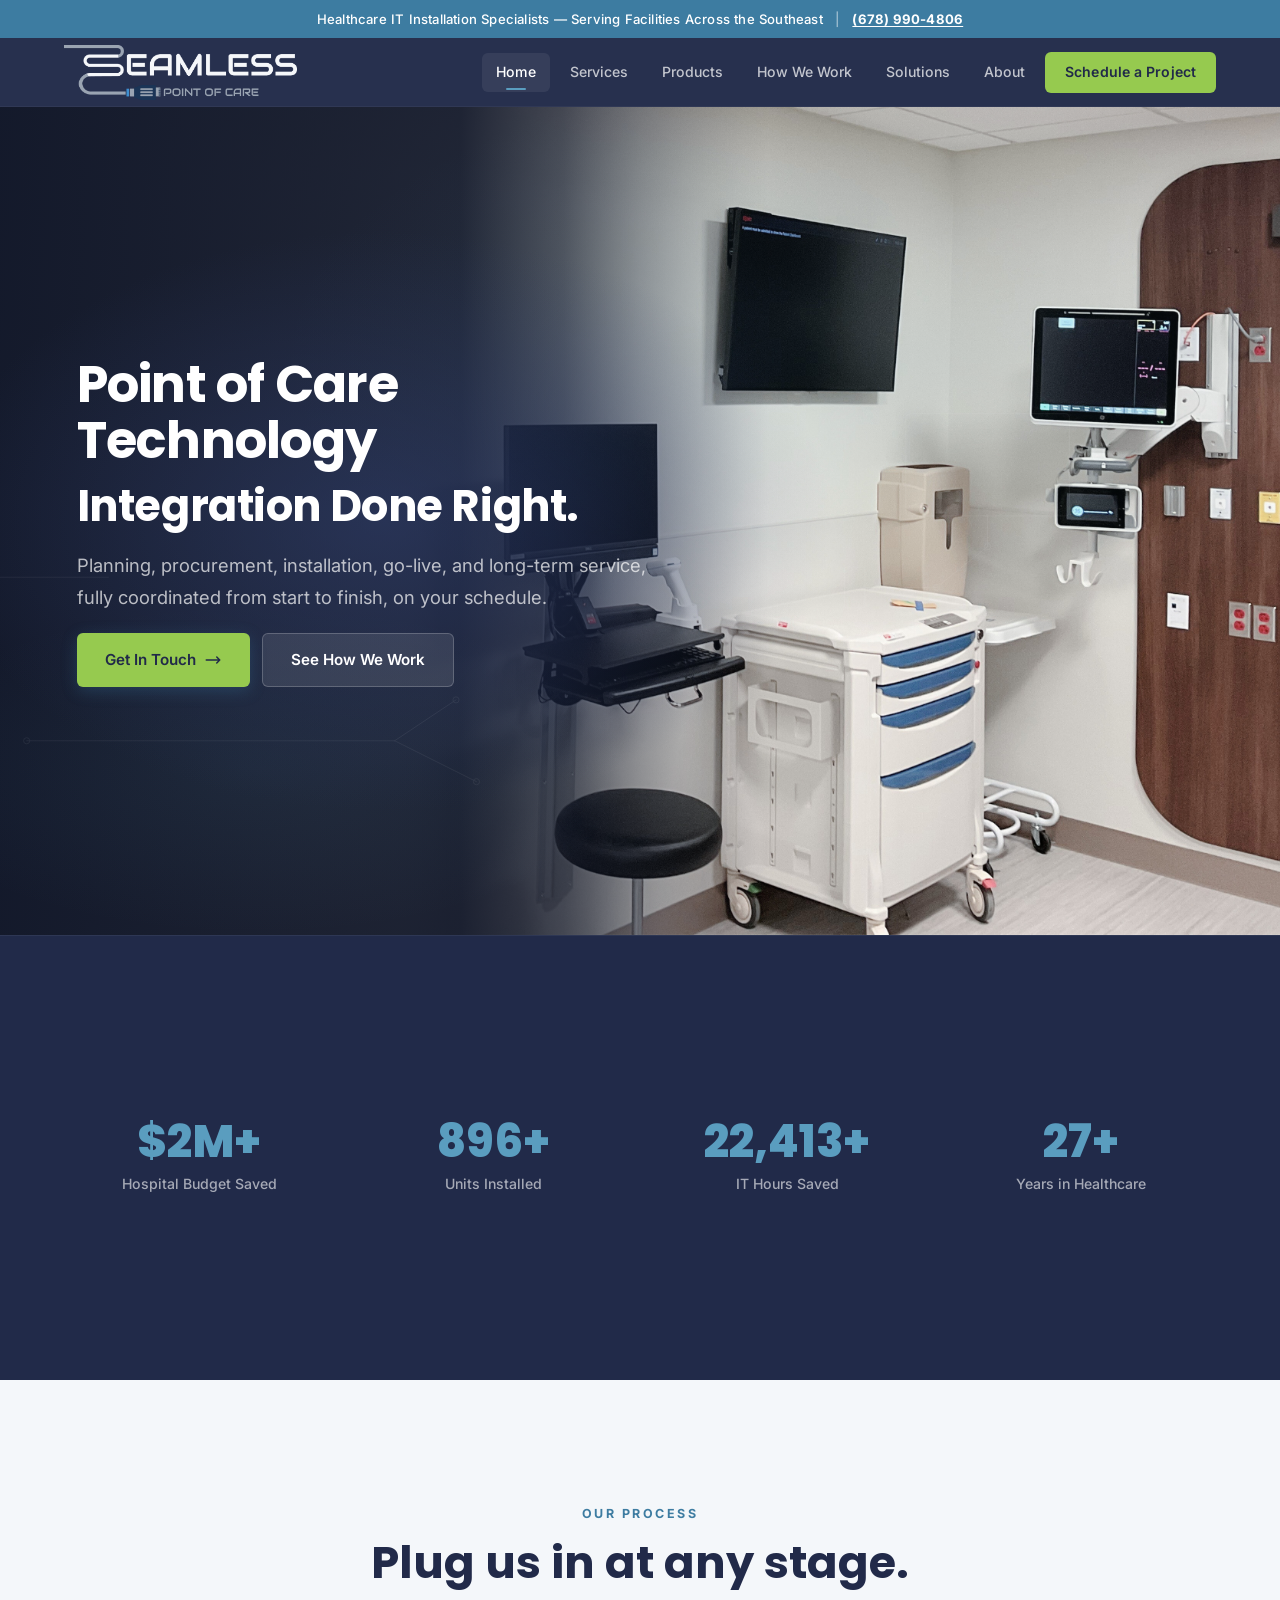
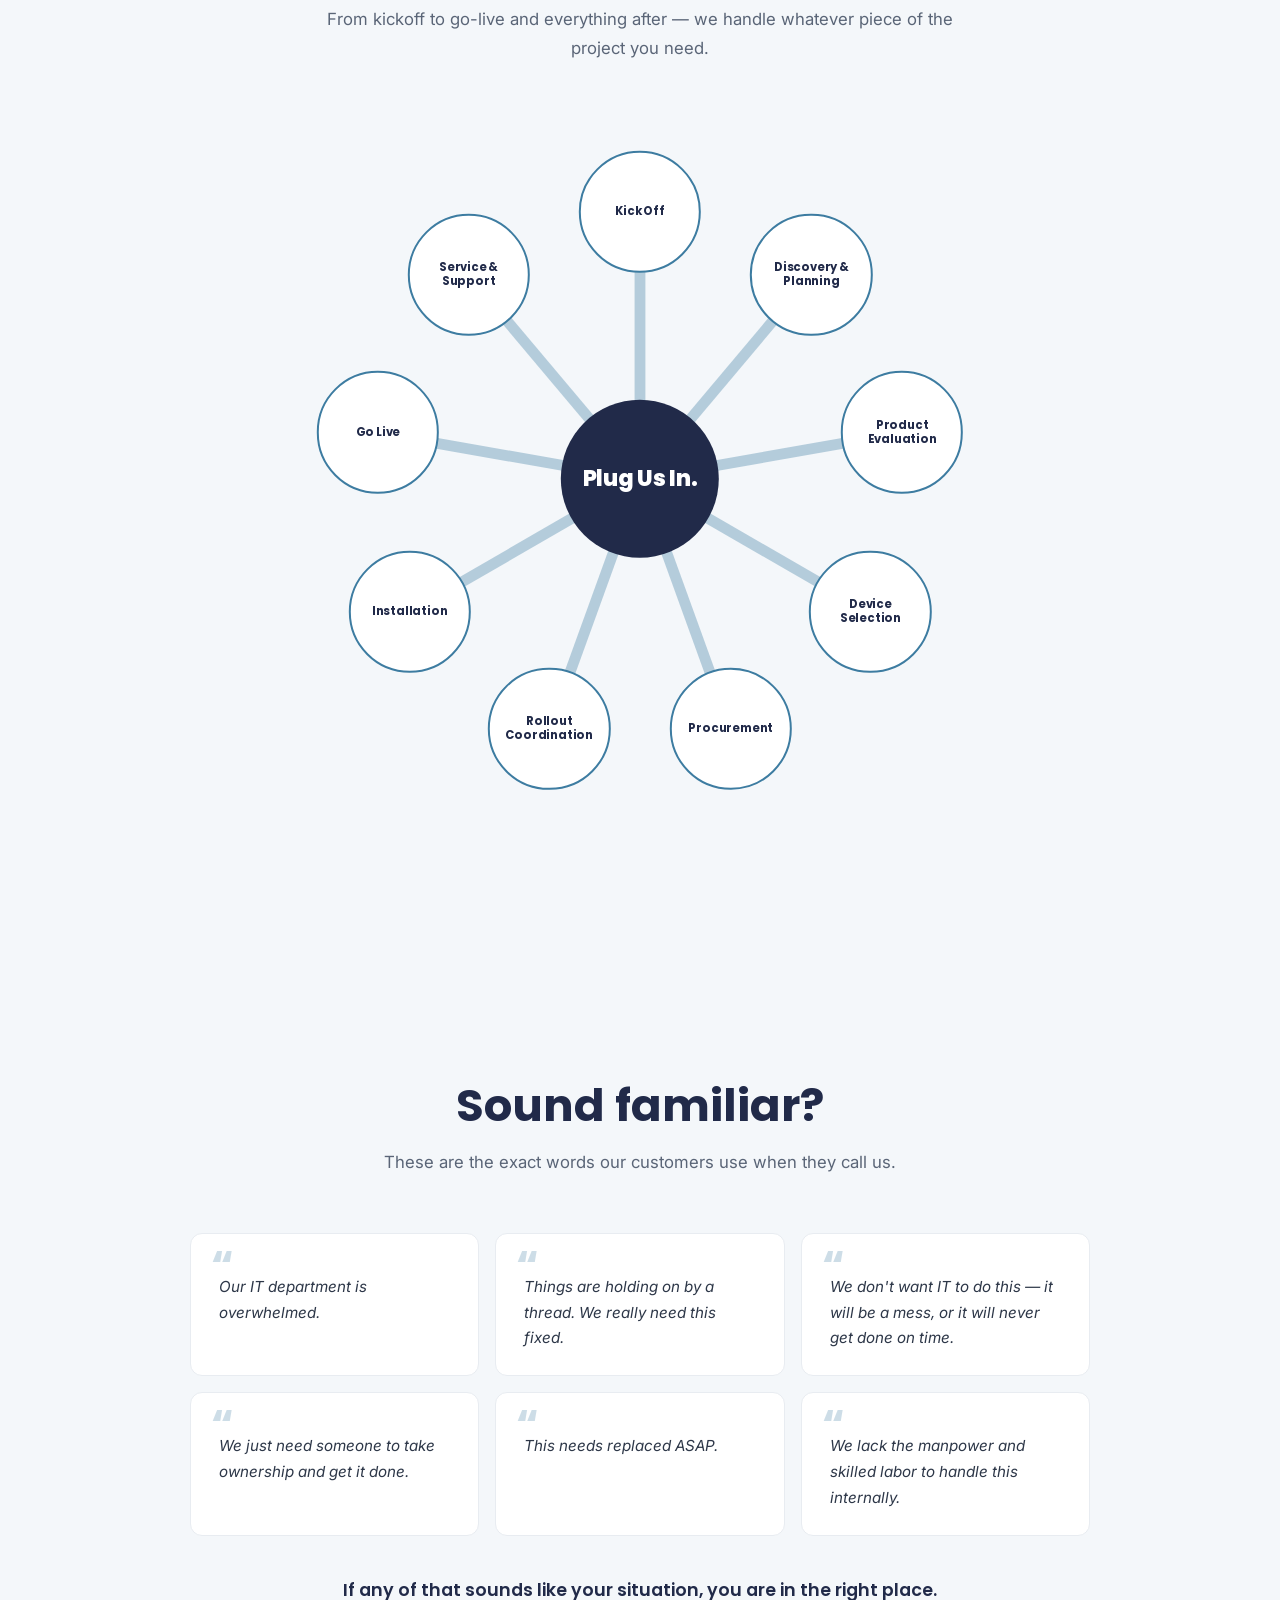
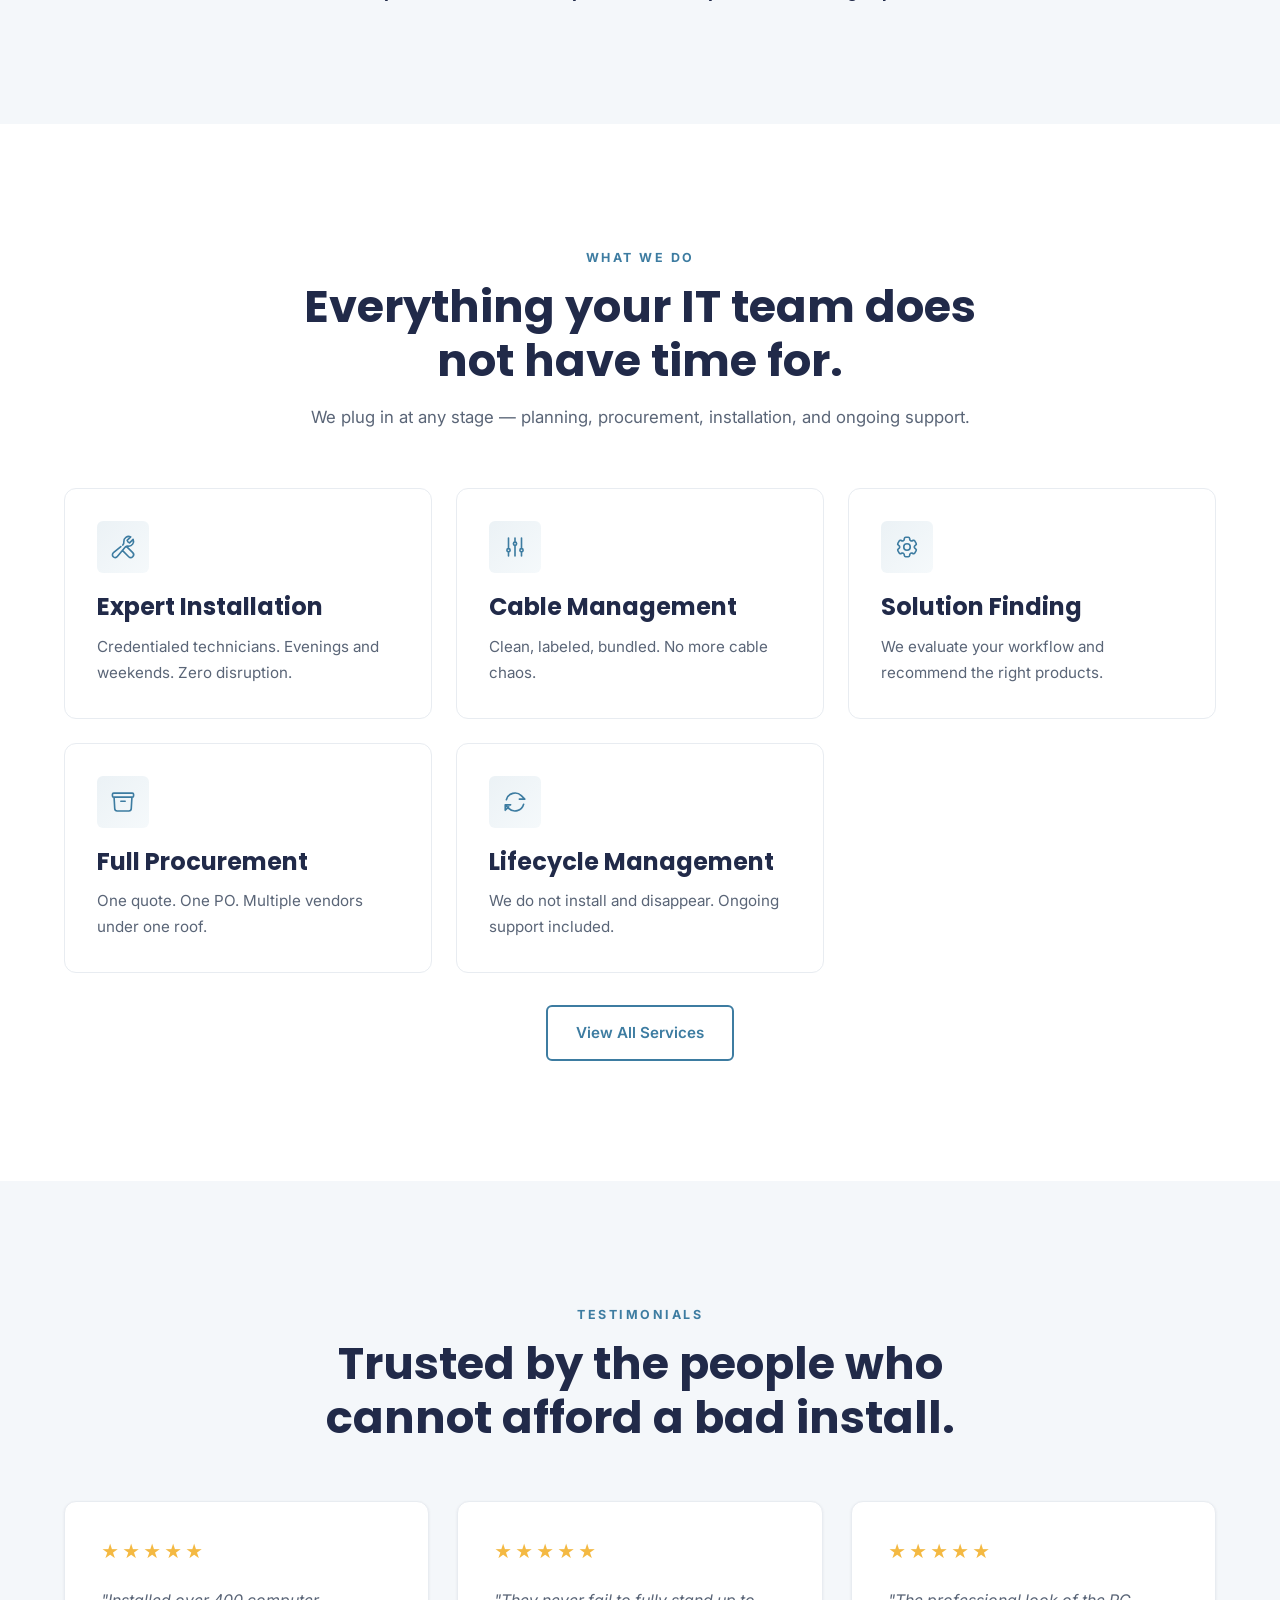
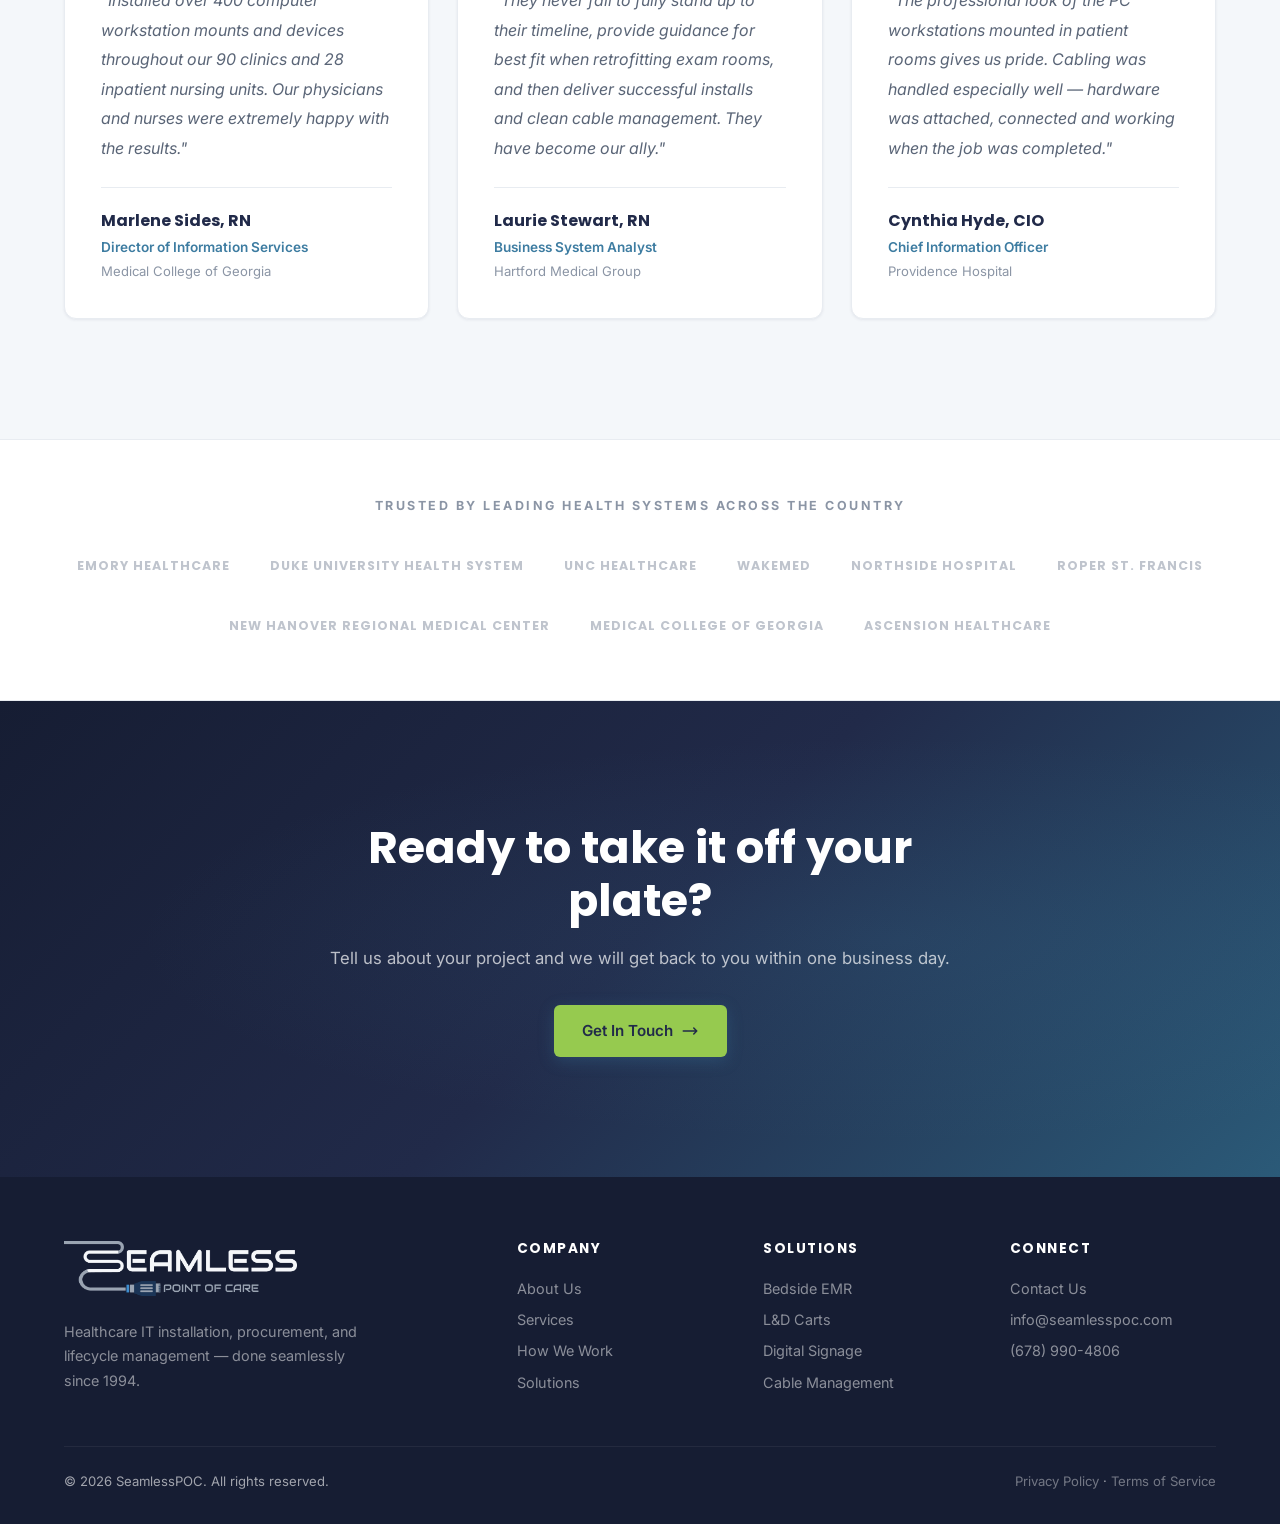
<file: newdeploy/index.html>
<!DOCTYPE html>
<html lang="en">
<head>
  <meta charset="UTF-8">
  <meta name="viewport" content="width=device-width, initial-scale=1.0">
  <title>SeamlessPOC — Healthcare IT Installation, Done Seamlessly</title>
  <meta name="description" content="SeamlessPOC takes healthcare IT installation completely off your plate — wall mounts, cable management, device deployment, and full facility rollouts. One vendor. One quote. Done right the first time.">
  <link rel="preconnect" href="https://fonts.googleapis.com">
  <link rel="preconnect" href="https://fonts.gstatic.com" crossorigin>
  <link href="https://fonts.googleapis.com/css2?family=Inter:wght@400;500;600;700&family=Poppins:wght@600;700;800&display=swap" rel="stylesheet">
  <link rel="stylesheet" href="styles.css">
</head>
<body>

  <!-- Announcement Bar -->
  <div class="announcement-bar">
    Healthcare IT Installation Specialists — Serving Facilities Across the Southeast
    <span class="announcement-sep">|</span>
    <span class="announcement-mobile-break"></span>
    <a href="tel:+16789904806">(678) 990-4806</a>
  </div>

  <!-- Navigation -->
  <nav class="nav">
    <div class="container nav-inner">
      <a href="index.html" class="nav-logo"><img src="spoclogo.png" alt="SeamlessPOC" height="55"></a>
      <div class="nav-links">
        <a href="index.html" class="active">Home</a>
        <a href="services.html">Services</a>
        <a href="equipment.html">Products</a>
        <a href="how-we-work.html">How We Work</a>
        <a href="solutions.html">Solutions</a>
        <a href="about.html">About</a>
        <a href="contact.html" class="nav-cta">Schedule a Project</a>
      </div>
      <button class="nav-toggle" aria-label="Toggle menu">
        <span></span><span></span><span></span>
      </button>
    </div>
    <div class="mobile-menu">
      <a href="index.html" class="active">Home</a>
      <a href="services.html">Services</a>
      <a href="equipment.html">Products</a>
      <a href="how-we-work.html">How We Work</a>
      <a href="solutions.html">Solutions</a>
      <a href="about.html">About</a>
      <a href="contact.html" class="nav-cta-mobile">Schedule a Project</a>
    </div>
  </nav>

  <!-- Hero -->
  <section class="hero hero-home">
    <svg class="hero-linework" xmlns="http://www.w3.org/2000/svg" viewBox="0 0 1440 810" preserveAspectRatio="xMidYMid slice" style="position:absolute;top:0;left:0;width:100%;height:100%;z-index:1;pointer-events:none;opacity:0.07;">
      <!-- TV/Monitor wall mount arm — right side -->
      <g transform="translate(980, 300)">
        <!-- Screen -->
        <rect x="0" y="0" width="160" height="100" rx="4" stroke="white" stroke-width="0.8" fill="none" stroke-linecap="round"/>
        <!-- Arm segment 1 (from screen center-back to elbow) -->
        <line x1="80" y1="100" x2="80" y2="130" stroke="white" stroke-width="0.8" stroke-linecap="round"/>
        <line x1="80" y1="130" x2="30" y2="170" stroke="white" stroke-width="0.8" stroke-linecap="round"/>
        <!-- Arm segment 2 (elbow to wall bracket) -->
        <line x1="30" y1="170" x2="-40" y2="170" stroke="white" stroke-width="0.8" stroke-linecap="round"/>
        <!-- Wall bracket -->
        <rect x="-60" y="150" width="20" height="40" rx="2" stroke="white" stroke-width="0.8" fill="none" stroke-linecap="round"/>
        <!-- Pivot dots -->
        <circle cx="80" cy="130" r="3" stroke="white" stroke-width="0.8" fill="none"/>
        <circle cx="30" cy="170" r="3" stroke="white" stroke-width="0.8" fill="none"/>
      </g>
      <!-- Cable routing path — bottom left quadrant -->
      <g>
        <line x1="120" y1="620" x2="480" y2="620" stroke="white" stroke-width="0.8" fill="none" stroke-linecap="round"/>
        <line x1="480" y1="620" x2="540" y2="580" stroke="white" stroke-width="0.8" fill="none" stroke-linecap="round"/>
        <line x1="480" y1="620" x2="560" y2="660" stroke="white" stroke-width="0.8" fill="none" stroke-linecap="round"/>
        <circle cx="540" cy="580" r="3" stroke="white" stroke-width="0.8" fill="none"/>
        <circle cx="560" cy="660" r="3" stroke="white" stroke-width="0.8" fill="none"/>
        <circle cx="120" cy="620" r="3" stroke="white" stroke-width="0.8" fill="none"/>
      </g>
      <!-- Room corner floorplan — far left, mid-height -->
      <g>
        <!-- Vertical wall with doorway gap (break between y340–380) -->
        <line x1="40" y1="280" x2="40" y2="340" stroke="white" stroke-width="0.8" fill="none" stroke-linecap="round"/>
        <line x1="40" y1="380" x2="40" y2="460" stroke="white" stroke-width="0.8" fill="none" stroke-linecap="round"/>
        <!-- Horizontal wall -->
        <line x1="40" y1="460" x2="200" y2="460" stroke="white" stroke-width="0.8" fill="none" stroke-linecap="round"/>
        <!-- Doorway tick marks -->
        <line x1="36" y1="340" x2="44" y2="340" stroke="white" stroke-width="0.8" fill="none" stroke-linecap="round"/>
        <line x1="36" y1="380" x2="44" y2="380" stroke="white" stroke-width="0.8" fill="none" stroke-linecap="round"/>
      </g>
    </svg>
    <div class="hero-grid"></div>
    <div class="container hero-content">
      <h1>
        Point of Care Technology
        <span class="hero-headline-accent">Integration Done Right.</span>
      </h1>
      <p>Planning, procurement, installation, go-live, and long-term service, fully coordinated from start to finish, on your schedule.</p>
      <div class="btn-group">
        <a href="contact.html" class="btn btn-primary">
          Get In Touch
          <svg xmlns="http://www.w3.org/2000/svg" fill="none" viewBox="0 0 24 24" stroke="currentColor" stroke-width="2"><path stroke-linecap="round" stroke-linejoin="round" d="M17 8l4 4m0 0l-4 4m4-4H3"/></svg>
        </a>
        <a href="how-we-work.html" class="btn btn-secondary">See How We Work</a>
      </div>
    </div>
  </section>

  <!-- Stats -->
  <section class="stats">
    <div class="container">
      <div class="stats-grid">
        <div class="stat-item reveal">
          <div class="stat-number" data-count="2" data-prefix="$" data-suffix="M+">$0M+</div>
          <div class="stat-label">Hospital Budget Saved</div>
        </div>
        <div class="stat-item reveal reveal-delay-1">
          <div class="stat-number" data-count="1000" data-suffix="+">0+</div>
          <div class="stat-label">Units Installed</div>
        </div>
        <div class="stat-item reveal reveal-delay-2">
          <div class="stat-number" data-count="25000" data-suffix="+">0+</div>
          <div class="stat-label">IT Hours Saved</div>
        </div>
        <div class="stat-item reveal reveal-delay-3">
          <div class="stat-number" data-count="30" data-suffix="+">0+</div>
          <div class="stat-label">Years in Healthcare</div>
        </div>
      </div>
    </div>
  </section>

  <!-- Circle of Services -->
  <section class="cos-section">
    <div class="container">
      <div class="section-header reveal">
        <div class="section-tag">Our Process</div>
        <h2>Plug us in at any stage.</h2>
        <p>From kickoff to go-live and everything after — we handle whatever piece of the project you need.</p>
      </div>
      <div class="cos-wrapper">
        <!-- SVG Lines -->
        <svg class="cos-lines" viewBox="0 0 100 100" preserveAspectRatio="xMidYMid meet">
          <line class="cos-line" x1="50" y1="50" x2="50" y2="13"/>
          <line class="cos-line" x1="50" y1="50" x2="73.8" y2="21.7"/>
          <line class="cos-line" x1="50" y1="50" x2="86.4" y2="43.6"/>
          <line class="cos-line" x1="50" y1="50" x2="82" y2="68.5"/>
          <line class="cos-line" x1="50" y1="50" x2="62.6" y2="84.8"/>
          <line class="cos-line" x1="50" y1="50" x2="37.4" y2="84.8"/>
          <line class="cos-line" x1="50" y1="50" x2="18" y2="68.5"/>
          <line class="cos-line" x1="50" y1="50" x2="13.6" y2="43.6"/>
          <line class="cos-line" x1="50" y1="50" x2="26.2" y2="21.7"/>
        </svg>

        <!-- Central Hub -->
        <div class="cos-hub">
          <span class="cos-hub-text">Plug Us In.</span>
        </div>

        <!-- Node 1: Kick Off -->
        <div class="cos-node" style="top: 13%; left: 50%;">
          <div class="cos-node-circle">
            <span class="cos-node-label">Kick Off</span>
          </div>
          <div class="cos-tooltip">Initial meeting to align on scope, timeline, and expectations.</div>
        </div>

        <!-- Node 2: Discovery & Planning -->
        <div class="cos-node" style="top: 21.7%; left: 73.8%;">
          <div class="cos-node-circle">
            <span class="cos-node-label">Discovery &amp; Planning</span>
          </div>
          <div class="cos-tooltip">Walk your floors, study workflows, and document every requirement.</div>
        </div>

        <!-- Node 3: Product Evaluation -->
        <div class="cos-node" style="top: 43.6%; left: 86.4%;">
          <div class="cos-node-circle">
            <span class="cos-node-label">Product Evaluation</span>
          </div>
          <div class="cos-tooltip">Install evaluation units so your staff can test before you buy.</div>
        </div>

        <!-- Node 4: Device Selection -->
        <div class="cos-node" style="top: 68.5%; left: 82%;">
          <div class="cos-node-circle">
            <span class="cos-node-label">Device Selection</span>
          </div>
          <div class="cos-tooltip">Finalize product specs based on real staff feedback.</div>
        </div>

        <!-- Node 5: Procurement -->
        <div class="cos-node" style="top: 84.8%; left: 62.6%;">
          <div class="cos-node-circle">
            <span class="cos-node-label">Procurement</span>
          </div>
          <div class="cos-tooltip">One quote, one PO — we source everything under one roof.</div>
        </div>

        <!-- Node 6: Rollout Coordination -->
        <div class="cos-node" style="top: 84.8%; left: 37.4%;">
          <div class="cos-node-circle">
            <span class="cos-node-label">Rollout Coordination</span>
          </div>
          <div class="cos-tooltip">Schedule and sequence the install around patient care operations.</div>
        </div>

        <!-- Node 7: Installation -->
        <div class="cos-node" style="top: 68.5%; left: 18%;">
          <div class="cos-node-circle">
            <span class="cos-node-label">Installation</span>
          </div>
          <div class="cos-tooltip">Factory-trained technicians execute cleanly — evenings and weekends available.</div>
        </div>

        <!-- Node 8: Go Live -->
        <div class="cos-node" style="top: 43.6%; left: 13.6%;">
          <div class="cos-node-circle">
            <span class="cos-node-label">Go Live</span>
          </div>
          <div class="cos-tooltip">Everything installed, tested, and operational on your go-live date.</div>
        </div>

        <!-- Node 9: Service & Support -->
        <div class="cos-node" style="top: 21.7%; left: 26.2%;">
          <div class="cos-node-circle">
            <span class="cos-node-label">Service &amp; Support</span>
          </div>
          <div class="cos-tooltip">Maintenance, asset protection, and lifecycle management after install.</div>
        </div>
      </div>
    </div>
  </section>

  <!-- Sound Familiar? -->
  <section class="bg-off-white">
    <div class="container">
      <div class="section-header reveal">
        <h2>Sound familiar?</h2>
        <p>These are the exact words our customers use when they call us.</p>
      </div>
      <div class="pull-quote-grid">
        <div class="pull-quote-card reveal">
          <span class="pq-mark">&ldquo;</span>
          <p>Our IT department is overwhelmed.</p>
        </div>
        <div class="pull-quote-card reveal reveal-delay-1">
          <span class="pq-mark">&ldquo;</span>
          <p>Things are holding on by a thread. We really need this fixed.</p>
        </div>
        <div class="pull-quote-card reveal reveal-delay-2">
          <span class="pq-mark">&ldquo;</span>
          <p>We don't want IT to do this — it will be a mess, or it will never get done on time.</p>
        </div>
        <div class="pull-quote-card reveal">
          <span class="pq-mark">&ldquo;</span>
          <p>We just need someone to take ownership and get it done.</p>
        </div>
        <div class="pull-quote-card reveal reveal-delay-1">
          <span class="pq-mark">&ldquo;</span>
          <p>This needs replaced ASAP.</p>
        </div>
        <div class="pull-quote-card reveal reveal-delay-2">
          <span class="pq-mark">&ldquo;</span>
          <p>We lack the manpower and skilled labor to handle this internally.</p>
        </div>
      </div>
      <p class="section-closing reveal">If any of that sounds like your situation, you are in the right place.</p>
    </div>
  </section>

  <!-- Services -->
  <section>
    <div class="container">
      <div class="section-header reveal">
        <div class="section-tag">What We Do</div>
        <h2>Everything your IT team does not have time for.</h2>
        <p>We plug in at any stage — planning, procurement, installation, and ongoing support.</p>
      </div>
      <div class="card-grid card-grid-3">
        <div class="card reveal">
          <div class="card-icon">
            <svg xmlns="http://www.w3.org/2000/svg" fill="none" viewBox="0 0 24 24" stroke="currentColor" stroke-width="1.5"><path stroke-linecap="round" stroke-linejoin="round" d="M11.42 15.17L17.25 21A2.652 2.652 0 0021 17.25l-5.877-5.877M11.42 15.17l2.496-3.03c.317-.384.74-.626 1.208-.766M11.42 15.17l-4.655 5.653a2.548 2.548 0 11-3.586-3.586l6.837-5.63m5.108-.233c.55-.164 1.163-.188 1.743-.14a4.5 4.5 0 004.486-6.336l-3.276 3.277a3.004 3.004 0 01-2.25-2.25l3.276-3.276a4.5 4.5 0 00-6.336 4.486c.091 1.076-.071 2.264-.904 2.95l-.102.085"/></svg>
          </div>
          <h3>Expert Installation</h3>
          <p>Credentialed technicians. Evenings and weekends. Zero disruption.</p>
        </div>
        <div class="card reveal reveal-delay-1">
          <div class="card-icon">
            <svg xmlns="http://www.w3.org/2000/svg" fill="none" viewBox="0 0 24 24" stroke="currentColor" stroke-width="1.5"><path stroke-linecap="round" stroke-linejoin="round" d="M6 13.5V3.75m0 9.75a1.5 1.5 0 010 3m0-3a1.5 1.5 0 000 3m0 3.75V16.5m12-3V3.75m0 9.75a1.5 1.5 0 010 3m0-3a1.5 1.5 0 000 3m0 3.75V16.5m-6-9V3.75m0 3.75a1.5 1.5 0 010 3m0-3a1.5 1.5 0 000 3m0 9.75V10.5"/></svg>
          </div>
          <h3>Cable Management</h3>
          <p>Clean, labeled, bundled. No more cable chaos.</p>
        </div>
        <div class="card reveal reveal-delay-2">
          <div class="card-icon">
            <svg xmlns="http://www.w3.org/2000/svg" fill="none" viewBox="0 0 24 24" stroke="currentColor" stroke-width="1.5"><path stroke-linecap="round" stroke-linejoin="round" d="M9.594 3.94c.09-.542.56-.94 1.11-.94h2.593c.55 0 1.02.398 1.11.94l.213 1.281c.063.374.313.686.645.87.074.04.147.083.22.127.324.196.72.257 1.075.124l1.217-.456a1.125 1.125 0 011.37.49l1.296 2.247a1.125 1.125 0 01-.26 1.431l-1.003.827c-.293.24-.438.613-.431.992a6.759 6.759 0 010 .255c-.007.378.138.75.43.99l1.005.828c.424.35.534.954.26 1.43l-1.298 2.247a1.125 1.125 0 01-1.369.491l-1.217-.456c-.355-.133-.75-.072-1.076.124a6.57 6.57 0 01-.22.128c-.331.183-.581.495-.644.869l-.213 1.28c-.09.543-.56.941-1.11.941h-2.594c-.55 0-1.02-.398-1.11-.94l-.213-1.281c-.062-.374-.312-.686-.644-.87a6.52 6.52 0 01-.22-.127c-.325-.196-.72-.257-1.076-.124l-1.217.456a1.125 1.125 0 01-1.369-.49l-1.297-2.247a1.125 1.125 0 01.26-1.431l1.004-.827c.292-.24.437-.613.43-.992a6.932 6.932 0 010-.255c.007-.378-.138-.75-.43-.99l-1.004-.828a1.125 1.125 0 01-.26-1.43l1.297-2.247a1.125 1.125 0 011.37-.491l1.216.456c.356.133.751.072 1.076-.124.072-.044.146-.087.22-.128.332-.183.582-.495.644-.869l.214-1.281z"/><path stroke-linecap="round" stroke-linejoin="round" d="M15 12a3 3 0 11-6 0 3 3 0 016 0z"/></svg>
          </div>
          <h3>Solution Finding</h3>
          <p>We evaluate your workflow and recommend the right products.</p>
        </div>
        <div class="card reveal">
          <div class="card-icon">
            <svg xmlns="http://www.w3.org/2000/svg" fill="none" viewBox="0 0 24 24" stroke="currentColor" stroke-width="1.5"><path stroke-linecap="round" stroke-linejoin="round" d="M20.25 7.5l-.625 10.632a2.25 2.25 0 01-2.247 2.118H6.622a2.25 2.25 0 01-2.247-2.118L3.75 7.5M10 11.25h4M3.375 7.5h17.25c.621 0 1.125-.504 1.125-1.125v-1.5c0-.621-.504-1.125-1.125-1.125H3.375c-.621 0-1.125.504-1.125 1.125v1.5c0 .621.504 1.125 1.125 1.125z"/></svg>
          </div>
          <h3>Full Procurement</h3>
          <p>One quote. One PO. Multiple vendors under one roof.</p>
        </div>
        <div class="card reveal reveal-delay-1">
          <div class="card-icon">
            <svg xmlns="http://www.w3.org/2000/svg" fill="none" viewBox="0 0 24 24" stroke="currentColor" stroke-width="1.5"><path stroke-linecap="round" stroke-linejoin="round" d="M16.023 9.348h4.992v-.001M2.985 19.644v-4.992m0 0h4.992m-4.993 0l3.181 3.183a8.25 8.25 0 0013.803-3.7M4.031 9.865a8.25 8.25 0 0113.803-3.7l3.181 3.182M2.985 19.644l3.181-3.183"/></svg>
          </div>
          <h3>Lifecycle Management</h3>
          <p>We do not install and disappear. Ongoing support included.</p>
        </div>
      </div>
      <div class="text-center mt-32 reveal">
        <a href="services.html" class="btn btn-outline">View All Services</a>
      </div>
    </div>
  </section>

  <!-- Testimonials -->
  <section class="testimonials">
    <div class="container">
      <div class="section-header reveal">
        <div class="section-tag">Testimonials</div>
        <h2>Trusted by the people who cannot afford a bad install.</h2>
      </div>
      <div class="testimonial-grid">
        <div class="testimonial-card reveal">
          <div class="testimonial-stars">&#9733;&#9733;&#9733;&#9733;&#9733;</div>
          <p class="testimonial-quote">"Installed over 400 computer workstation mounts and devices throughout our 90 clinics and 28 inpatient nursing units. Our physicians and nurses were extremely happy with the results."</p>
          <div class="testimonial-author">
            <div class="testimonial-name">Marlene Sides, RN</div>
            <div class="testimonial-title">Director of Information Services</div>
            <div class="testimonial-org">Medical College of Georgia</div>
          </div>
        </div>
        <div class="testimonial-card reveal reveal-delay-1">
          <div class="testimonial-stars">&#9733;&#9733;&#9733;&#9733;&#9733;</div>
          <p class="testimonial-quote">"They never fail to fully stand up to their timeline, provide guidance for best fit when retrofitting exam rooms, and then deliver successful installs and clean cable management. They have become our ally."</p>
          <div class="testimonial-author">
            <div class="testimonial-name">Laurie Stewart, RN</div>
            <div class="testimonial-title">Business System Analyst</div>
            <div class="testimonial-org">Hartford Medical Group</div>
          </div>
        </div>
        <div class="testimonial-card reveal reveal-delay-2">
          <div class="testimonial-stars">&#9733;&#9733;&#9733;&#9733;&#9733;</div>
          <p class="testimonial-quote">"The professional look of the PC workstations mounted in patient rooms gives us pride. Cabling was handled especially well — hardware was attached, connected and working when the job was completed."</p>
          <div class="testimonial-author">
            <div class="testimonial-name">Cynthia Hyde, CIO</div>
            <div class="testimonial-title">Chief Information Officer</div>
            <div class="testimonial-org">Providence Hospital</div>
          </div>
        </div>
      </div>
    </div>
  </section>

  <!-- Client Logos -->
  <section class="clients">
    <div class="container">
      <div class="clients-label">Trusted by leading health systems across the country</div>
      <div class="clients-strip">
        <div class="client-logo">Emory Healthcare</div>
        <div class="client-logo">Duke University Health System</div>
        <div class="client-logo">UNC Healthcare</div>
        <div class="client-logo">WakeMed</div>
        <div class="client-logo">Northside Hospital</div>
        <div class="client-logo">Roper St. Francis</div>
        <div class="client-logo">New Hanover Regional Medical Center</div>
        <div class="client-logo">Medical College of Georgia</div>
        <div class="client-logo">Ascension Healthcare</div>
      </div>
    </div>
  </section>

  <!-- Bottom CTA -->
  <section class="cta-banner">
    <div class="container">
      <div class="cta-inner reveal">
        <h2>Ready to take it off your plate?</h2>
        <p>Tell us about your project and we will get back to you within one business day.</p>
        <a href="contact.html" class="btn btn-primary">
          Get In Touch
          <svg xmlns="http://www.w3.org/2000/svg" fill="none" viewBox="0 0 24 24" stroke="currentColor" stroke-width="2"><path stroke-linecap="round" stroke-linejoin="round" d="M17 8l4 4m0 0l-4 4m4-4H3"/></svg>
        </a>
      </div>
    </div>
  </section>

  <!-- Footer -->
  <footer class="footer">
    <div class="container">
      <div class="footer-grid">
        <div class="footer-brand">
          <a href="index.html" class="nav-logo"><img src="spoclogo.png" alt="SeamlessPOC" height="55"></a>
          <p>Healthcare IT installation, procurement, and lifecycle management — done seamlessly since 1994.</p>
        </div>
        <div>
          <h4>Company</h4>
          <div class="footer-links">
            <a href="about.html">About Us</a>
            <a href="services.html">Services</a>
            <a href="how-we-work.html">How We Work</a>
            <a href="solutions.html">Solutions</a>
          </div>
        </div>
        <div>
          <h4>Solutions</h4>
          <div class="footer-links">
            <a href="solutions.html">Bedside EMR</a>
            <a href="solutions.html">L&amp;D Carts</a>
            <a href="solutions.html">Digital Signage</a>
            <a href="solutions.html">Cable Management</a>
          </div>
        </div>
        <div>
          <h4>Connect</h4>
          <div class="footer-links">
            <a href="contact.html">Contact Us</a>
            <a href="mailto:info@seamlesspoc.com">info@seamlesspoc.com</a>
            <a href="tel:+16789904806">(678) 990-4806</a>
          </div>
        </div>
      </div>
      <div class="footer-bottom">
        <span>&copy; 2026 SeamlessPOC. All rights reserved.</span>
        <span>
          <a href="#">Privacy Policy</a> &middot; <a href="#">Terms of Service</a>
        </span>
      </div>
    </div>
  </footer>

  <script src="script.js"></script>
</body>
</html>
</file>
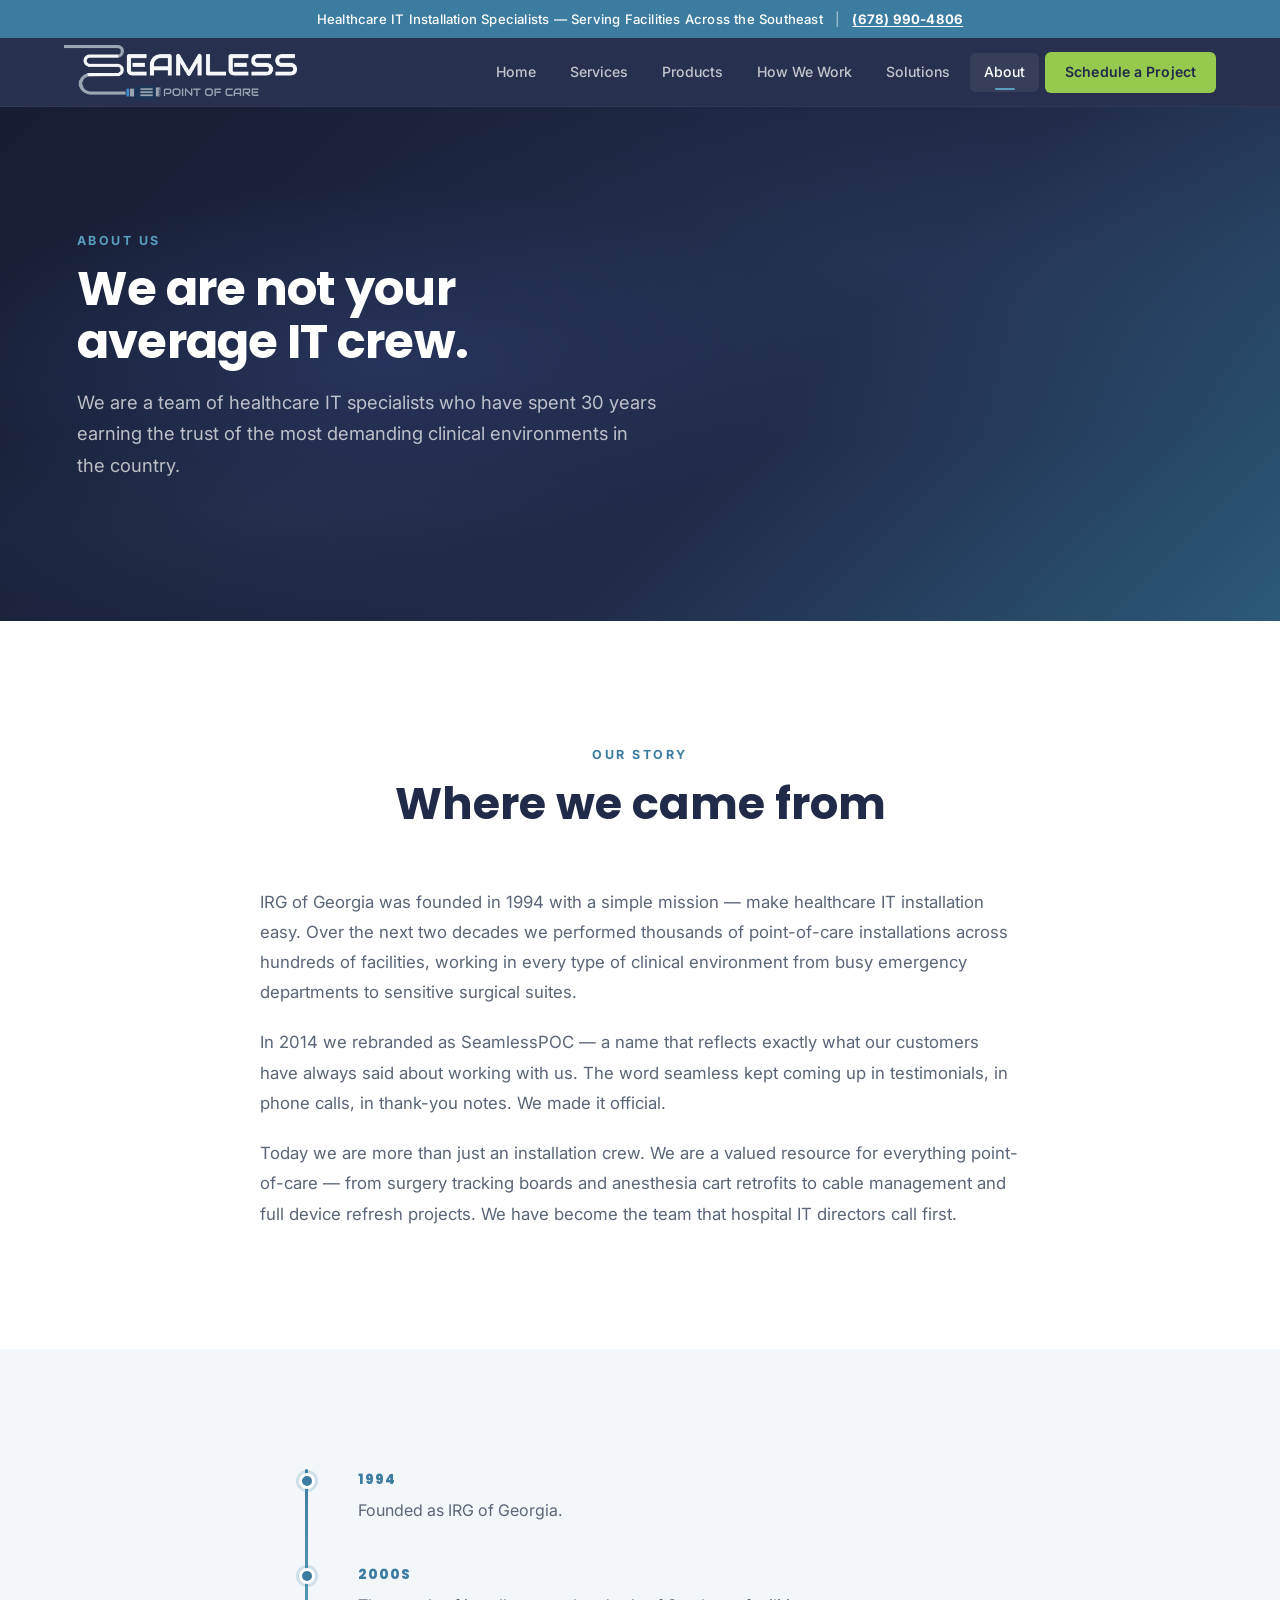
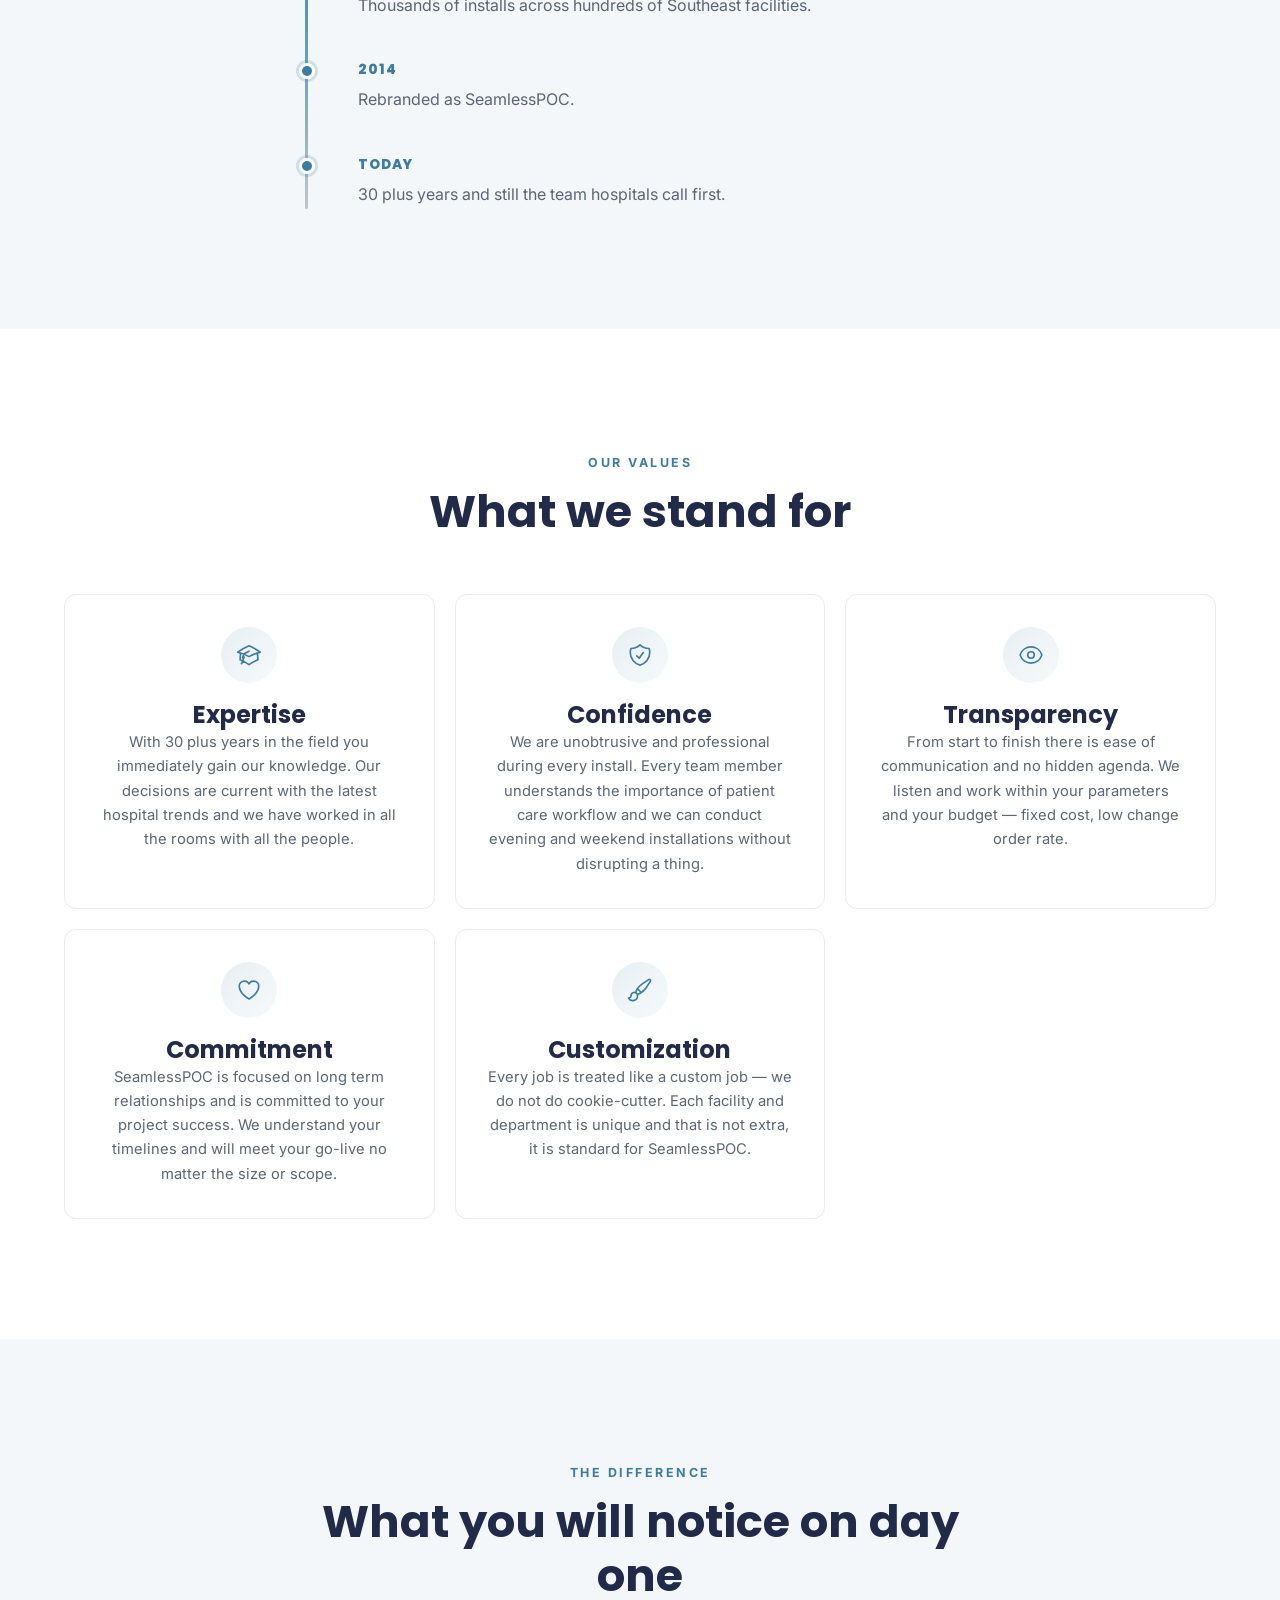
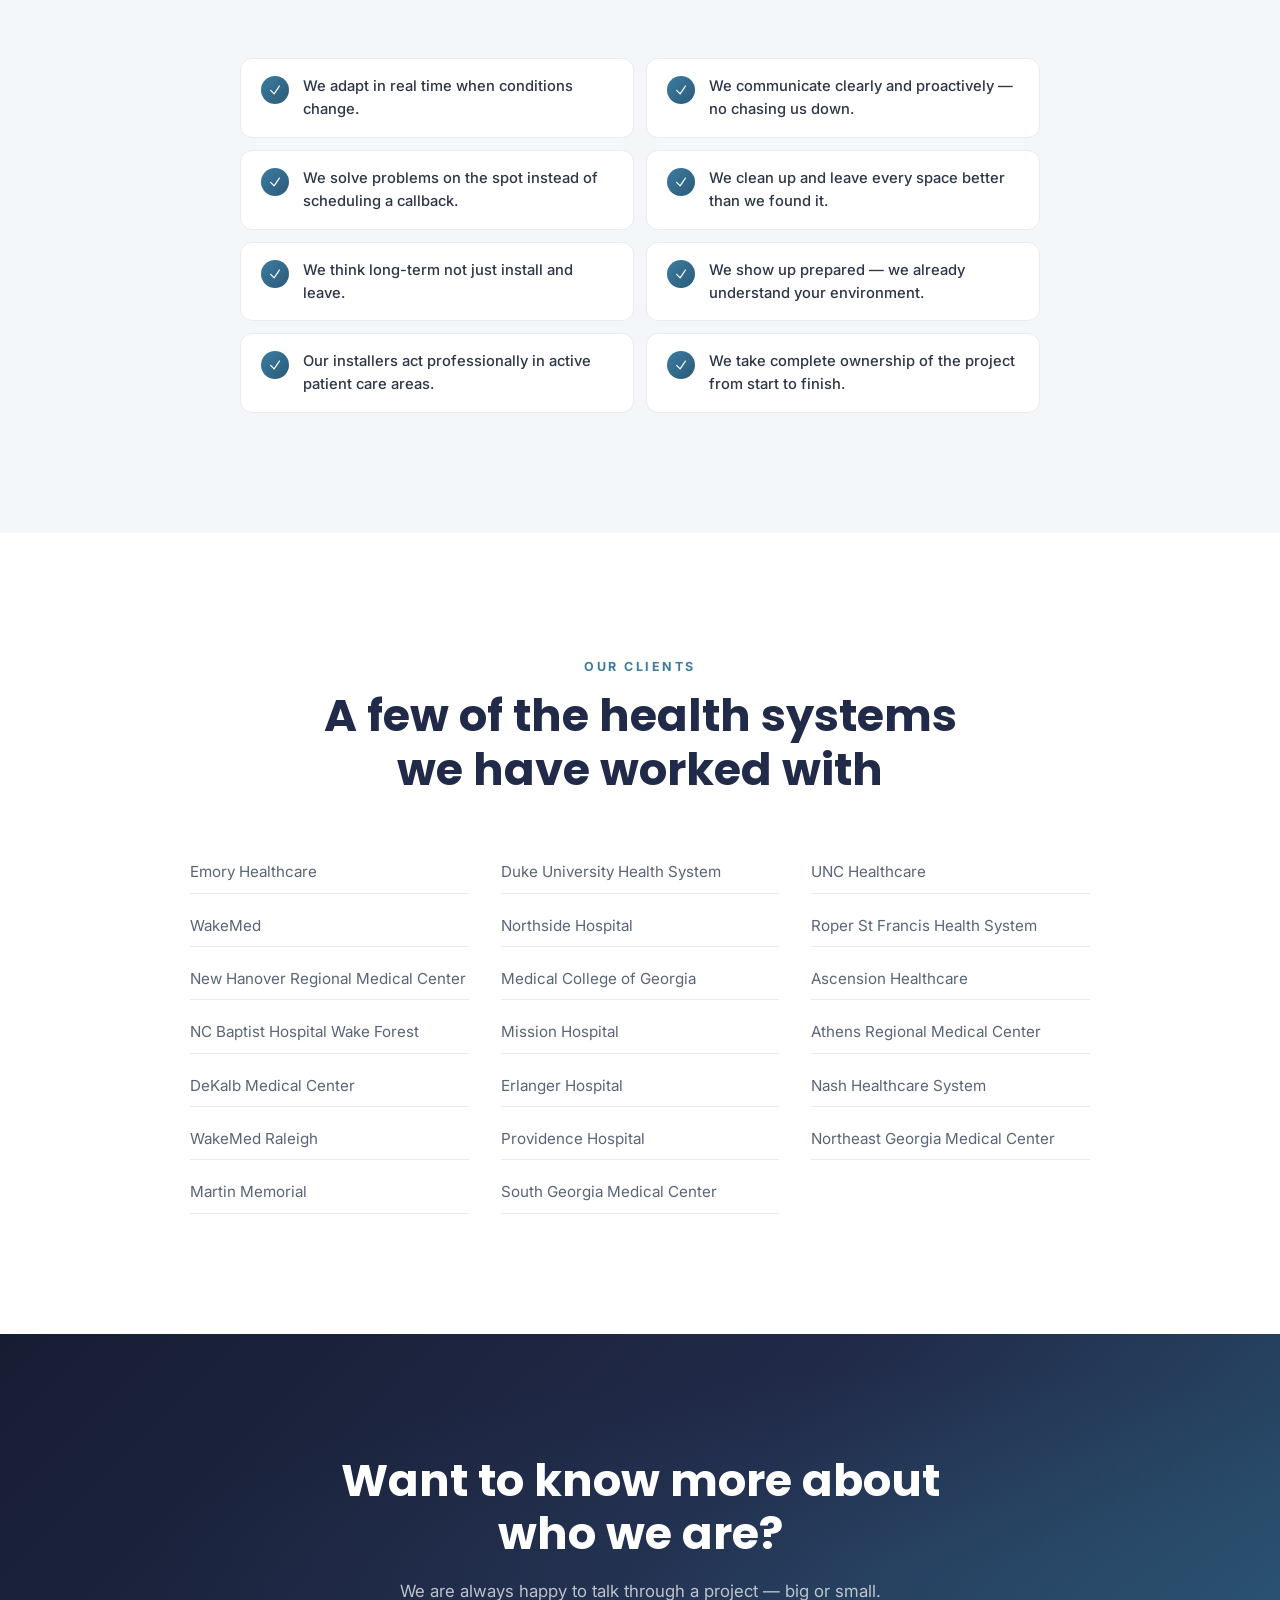
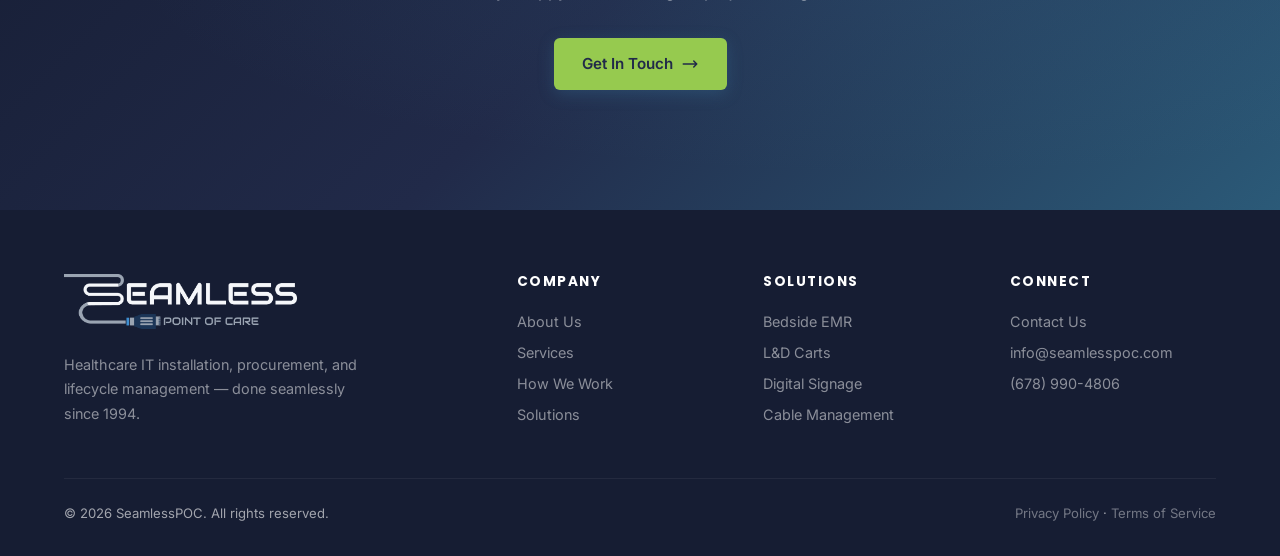
<file: newdeploy/about.html>
<!DOCTYPE html>
<html lang="en">
<head>
  <meta charset="UTF-8">
  <meta name="viewport" content="width=device-width, initial-scale=1.0">
  <title>About — SeamlessPOC</title>
  <meta name="description" content="30 years of healthcare IT installation expertise. Learn about SeamlessPOC's history, values, and the team hospitals trust with their most critical projects.">
  <link rel="preconnect" href="https://fonts.googleapis.com">
  <link rel="preconnect" href="https://fonts.gstatic.com" crossorigin>
  <link href="https://fonts.googleapis.com/css2?family=Inter:wght@400;500;600;700&family=Poppins:wght@600;700;800&display=swap" rel="stylesheet">
  <link rel="stylesheet" href="styles.css">
</head>
<body>

  <!-- Announcement Bar -->
  <div class="announcement-bar">
    Healthcare IT Installation Specialists — Serving Facilities Across the Southeast
    <span class="announcement-sep">|</span>
    <span class="announcement-mobile-break"></span>
    <a href="tel:+16789904806">(678) 990-4806</a>
  </div>

  <!-- Navigation -->
  <nav class="nav">
    <div class="container nav-inner">
      <a href="index.html" class="nav-logo"><img src="spoclogo.png" alt="SeamlessPOC" height="55"></a>
      <div class="nav-links">
        <a href="index.html">Home</a>
        <a href="services.html">Services</a>
        <a href="equipment.html">Products</a>
        <a href="how-we-work.html">How We Work</a>
        <a href="solutions.html">Solutions</a>
        <a href="about.html" class="active">About</a>
        <a href="contact.html" class="nav-cta">Schedule a Project</a>
      </div>
      <button class="nav-toggle" aria-label="Toggle menu">
        <span></span><span></span><span></span>
      </button>
    </div>
    <div class="mobile-menu">
      <a href="index.html">Home</a>
      <a href="services.html">Services</a>
      <a href="equipment.html">Products</a>
      <a href="how-we-work.html">How We Work</a>
      <a href="solutions.html">Solutions</a>
      <a href="about.html" class="active">About</a>
      <a href="contact.html" class="nav-cta-mobile">Schedule a Project</a>
    </div>
  </nav>

  <!-- Hero -->
  <section class="hero hero-page">
    <div class="hero-grid"></div>
    <div class="container hero-content">
      <div class="section-tag" style="color: var(--accent-light);">About Us</div>
      <h1>We are not your average IT crew.</h1>
      <p>We are a team of healthcare IT specialists who have spent 30 years earning the trust of the most demanding clinical environments in the country.</p>
    </div>
  </section>

  <!-- Company Story -->
  <section>
    <div class="container">
      <div class="section-header reveal">
        <div class="section-tag">Our Story</div>
        <h2>Where we came from</h2>
      </div>
      <div style="max-width: 760px; margin: 0 auto;" class="reveal">
        <p style="margin-bottom: 20px; font-size: 1.05rem; line-height: 1.8; color: var(--gray-600);">IRG of Georgia was founded in 1994 with a simple mission — make healthcare IT installation easy. Over the next two decades we performed thousands of point-of-care installations across hundreds of facilities, working in every type of clinical environment from busy emergency departments to sensitive surgical suites.</p>
        <p style="margin-bottom: 20px; font-size: 1.05rem; line-height: 1.8; color: var(--gray-600);">In 2014 we rebranded as SeamlessPOC — a name that reflects exactly what our customers have always said about working with us. The word seamless kept coming up in testimonials, in phone calls, in thank-you notes. We made it official.</p>
        <p style="font-size: 1.05rem; line-height: 1.8; color: var(--gray-600);">Today we are more than just an installation crew. We are a valued resource for everything point-of-care — from surgery tracking boards and anesthesia cart retrofits to cable management and full device refresh projects. We have become the team that hospital IT directors call first.</p>
      </div>
    </div>
  </section>

  <!-- Timeline -->
  <section class="bg-off-white">
    <div class="container">
      <div class="timeline">
        <div class="timeline-item reveal">
          <div class="timeline-dot"></div>
          <div class="timeline-year">1994</div>
          <p>Founded as IRG of Georgia.</p>
        </div>
        <div class="timeline-item reveal reveal-delay-1">
          <div class="timeline-dot"></div>
          <div class="timeline-year">2000s</div>
          <p>Thousands of installs across hundreds of Southeast facilities.</p>
        </div>
        <div class="timeline-item reveal reveal-delay-2">
          <div class="timeline-dot"></div>
          <div class="timeline-year">2014</div>
          <p>Rebranded as SeamlessPOC.</p>
        </div>
        <div class="timeline-item reveal reveal-delay-3">
          <div class="timeline-dot"></div>
          <div class="timeline-year">Today</div>
          <p>30 plus years and still the team hospitals call first.</p>
        </div>
      </div>
    </div>
  </section>

  <!-- Core Values -->
  <section>
    <div class="container">
      <div class="section-header reveal">
        <div class="section-tag">Our Values</div>
        <h2>What we stand for</h2>
      </div>
      <div class="values-grid">
        <div class="value-card reveal">
          <div class="value-icon-wrap">
            <svg xmlns="http://www.w3.org/2000/svg" fill="none" viewBox="0 0 24 24" stroke="currentColor" stroke-width="1.5"><path stroke-linecap="round" stroke-linejoin="round" d="M4.26 10.147a60.436 60.436 0 00-.491 6.347A48.627 48.627 0 0112 20.904a48.627 48.627 0 018.232-4.41 60.46 60.46 0 00-.491-6.347m-15.482 0a50.57 50.57 0 00-2.658-.813A59.905 59.905 0 0112 3.493a59.902 59.902 0 0110.399 5.84c-.896.248-1.783.52-2.658.814m-15.482 0A50.697 50.697 0 0112 13.489a50.702 50.702 0 017.74-3.342M6.75 15a.75.75 0 100-1.5.75.75 0 000 1.5zm0 0v-3.675A55.378 55.378 0 0112 8.443m-7.007 11.55A5.981 5.981 0 006.75 15.75v-1.5"/></svg>
          </div>
          <h3>Expertise</h3>
          <p>With 30 plus years in the field you immediately gain our knowledge. Our decisions are current with the latest hospital trends and we have worked in all the rooms with all the people.</p>
        </div>
        <div class="value-card reveal reveal-delay-1">
          <div class="value-icon-wrap">
            <svg xmlns="http://www.w3.org/2000/svg" fill="none" viewBox="0 0 24 24" stroke="currentColor" stroke-width="1.5"><path stroke-linecap="round" stroke-linejoin="round" d="M9 12.75L11.25 15 15 9.75m-3-7.036A11.959 11.959 0 013.598 6 11.99 11.99 0 003 9.749c0 5.592 3.824 10.29 9 11.623 5.176-1.332 9-6.03 9-11.622 0-1.31-.21-2.571-.598-3.751h-.152c-3.196 0-6.1-1.248-8.25-3.285z"/></svg>
          </div>
          <h3>Confidence</h3>
          <p>We are unobtrusive and professional during every install. Every team member understands the importance of patient care workflow and we can conduct evening and weekend installations without disrupting a thing.</p>
        </div>
        <div class="value-card reveal reveal-delay-2">
          <div class="value-icon-wrap">
            <svg xmlns="http://www.w3.org/2000/svg" fill="none" viewBox="0 0 24 24" stroke="currentColor" stroke-width="1.5"><path stroke-linecap="round" stroke-linejoin="round" d="M2.036 12.322a1.012 1.012 0 010-.639C3.423 7.51 7.36 4.5 12 4.5c4.638 0 8.573 3.007 9.963 7.178.07.207.07.431 0 .639C20.577 16.49 16.64 19.5 12 19.5c-4.638 0-8.573-3.007-9.963-7.178z"/><path stroke-linecap="round" stroke-linejoin="round" d="M15 12a3 3 0 11-6 0 3 3 0 016 0z"/></svg>
          </div>
          <h3>Transparency</h3>
          <p>From start to finish there is ease of communication and no hidden agenda. We listen and work within your parameters and your budget — fixed cost, low change order rate.</p>
        </div>
        <div class="value-card reveal">
          <div class="value-icon-wrap">
            <svg xmlns="http://www.w3.org/2000/svg" fill="none" viewBox="0 0 24 24" stroke="currentColor" stroke-width="1.5"><path stroke-linecap="round" stroke-linejoin="round" d="M21 8.25c0-2.485-2.099-4.5-4.688-4.5-1.935 0-3.597 1.126-4.312 2.733-.715-1.607-2.377-2.733-4.313-2.733C5.1 3.75 3 5.765 3 8.25c0 7.22 9 12 9 12s9-4.78 9-12z"/></svg>
          </div>
          <h3>Commitment</h3>
          <p>SeamlessPOC is focused on long term relationships and is committed to your project success. We understand your timelines and will meet your go-live no matter the size or scope.</p>
        </div>
        <div class="value-card reveal reveal-delay-1">
          <div class="value-icon-wrap">
            <svg xmlns="http://www.w3.org/2000/svg" fill="none" viewBox="0 0 24 24" stroke="currentColor" stroke-width="1.5"><path stroke-linecap="round" stroke-linejoin="round" d="M9.53 16.122a3 3 0 00-5.78 1.128 2.25 2.25 0 01-2.4 2.245 4.5 4.5 0 008.4-2.245c0-.399-.078-.78-.22-1.128zm0 0a15.998 15.998 0 003.388-1.62m-5.043-.025a15.994 15.994 0 011.622-3.395m3.42 3.42a15.995 15.995 0 004.764-4.648l3.876-5.814a1.151 1.151 0 00-1.597-1.597L14.146 6.32a15.996 15.996 0 00-4.649 4.763m3.42 3.42a6.776 6.776 0 00-3.42-3.42"/></svg>
          </div>
          <h3>Customization</h3>
          <p>Every job is treated like a custom job — we do not do cookie-cutter. Each facility and department is unique and that is not extra, it is standard for SeamlessPOC.</p>
        </div>
      </div>
    </div>
  </section>

  <!-- What You Will Notice -->
  <section class="bg-off-white">
    <div class="container">
      <div class="section-header reveal">
        <div class="section-tag">The Difference</div>
        <h2>What you will notice on day one</h2>
      </div>
      <div class="dayone-grid">
        <div class="dayone-item reveal">
          <div class="dayone-icon">
            <svg xmlns="http://www.w3.org/2000/svg" fill="none" viewBox="0 0 24 24" stroke="currentColor" stroke-width="2"><path stroke-linecap="round" stroke-linejoin="round" d="M4.5 12.75l6 6 9-13.5"/></svg>
          </div>
          <p>We adapt in real time when conditions change.</p>
        </div>
        <div class="dayone-item reveal reveal-delay-1">
          <div class="dayone-icon">
            <svg xmlns="http://www.w3.org/2000/svg" fill="none" viewBox="0 0 24 24" stroke="currentColor" stroke-width="2"><path stroke-linecap="round" stroke-linejoin="round" d="M4.5 12.75l6 6 9-13.5"/></svg>
          </div>
          <p>We communicate clearly and proactively — no chasing us down.</p>
        </div>
        <div class="dayone-item reveal">
          <div class="dayone-icon">
            <svg xmlns="http://www.w3.org/2000/svg" fill="none" viewBox="0 0 24 24" stroke="currentColor" stroke-width="2"><path stroke-linecap="round" stroke-linejoin="round" d="M4.5 12.75l6 6 9-13.5"/></svg>
          </div>
          <p>We solve problems on the spot instead of scheduling a callback.</p>
        </div>
        <div class="dayone-item reveal reveal-delay-1">
          <div class="dayone-icon">
            <svg xmlns="http://www.w3.org/2000/svg" fill="none" viewBox="0 0 24 24" stroke="currentColor" stroke-width="2"><path stroke-linecap="round" stroke-linejoin="round" d="M4.5 12.75l6 6 9-13.5"/></svg>
          </div>
          <p>We clean up and leave every space better than we found it.</p>
        </div>
        <div class="dayone-item reveal">
          <div class="dayone-icon">
            <svg xmlns="http://www.w3.org/2000/svg" fill="none" viewBox="0 0 24 24" stroke="currentColor" stroke-width="2"><path stroke-linecap="round" stroke-linejoin="round" d="M4.5 12.75l6 6 9-13.5"/></svg>
          </div>
          <p>We think long-term not just install and leave.</p>
        </div>
        <div class="dayone-item reveal reveal-delay-1">
          <div class="dayone-icon">
            <svg xmlns="http://www.w3.org/2000/svg" fill="none" viewBox="0 0 24 24" stroke="currentColor" stroke-width="2"><path stroke-linecap="round" stroke-linejoin="round" d="M4.5 12.75l6 6 9-13.5"/></svg>
          </div>
          <p>We show up prepared — we already understand your environment.</p>
        </div>
        <div class="dayone-item reveal">
          <div class="dayone-icon">
            <svg xmlns="http://www.w3.org/2000/svg" fill="none" viewBox="0 0 24 24" stroke="currentColor" stroke-width="2"><path stroke-linecap="round" stroke-linejoin="round" d="M4.5 12.75l6 6 9-13.5"/></svg>
          </div>
          <p>Our installers act professionally in active patient care areas.</p>
        </div>
        <div class="dayone-item reveal reveal-delay-1">
          <div class="dayone-icon">
            <svg xmlns="http://www.w3.org/2000/svg" fill="none" viewBox="0 0 24 24" stroke="currentColor" stroke-width="2"><path stroke-linecap="round" stroke-linejoin="round" d="M4.5 12.75l6 6 9-13.5"/></svg>
          </div>
          <p>We take complete ownership of the project from start to finish.</p>
        </div>
      </div>
    </div>
  </section>

  <!-- Client List -->
  <section>
    <div class="container">
      <div class="section-header reveal">
        <div class="section-tag">Our Clients</div>
        <h2>A few of the health systems we have worked with</h2>
      </div>
      <div style="display: grid; grid-template-columns: repeat(auto-fill, minmax(260px, 1fr)); gap: 12px 32px; max-width: 900px; margin: 0 auto;" class="reveal">
        <p style="font-size: 0.95rem; color: var(--gray-600); padding: 8px 0; border-bottom: 1px solid var(--gray-100);">Emory Healthcare</p>
        <p style="font-size: 0.95rem; color: var(--gray-600); padding: 8px 0; border-bottom: 1px solid var(--gray-100);">Duke University Health System</p>
        <p style="font-size: 0.95rem; color: var(--gray-600); padding: 8px 0; border-bottom: 1px solid var(--gray-100);">UNC Healthcare</p>
        <p style="font-size: 0.95rem; color: var(--gray-600); padding: 8px 0; border-bottom: 1px solid var(--gray-100);">WakeMed</p>
        <p style="font-size: 0.95rem; color: var(--gray-600); padding: 8px 0; border-bottom: 1px solid var(--gray-100);">Northside Hospital</p>
        <p style="font-size: 0.95rem; color: var(--gray-600); padding: 8px 0; border-bottom: 1px solid var(--gray-100);">Roper St Francis Health System</p>
        <p style="font-size: 0.95rem; color: var(--gray-600); padding: 8px 0; border-bottom: 1px solid var(--gray-100);">New Hanover Regional Medical Center</p>
        <p style="font-size: 0.95rem; color: var(--gray-600); padding: 8px 0; border-bottom: 1px solid var(--gray-100);">Medical College of Georgia</p>
        <p style="font-size: 0.95rem; color: var(--gray-600); padding: 8px 0; border-bottom: 1px solid var(--gray-100);">Ascension Healthcare</p>
        <p style="font-size: 0.95rem; color: var(--gray-600); padding: 8px 0; border-bottom: 1px solid var(--gray-100);">NC Baptist Hospital Wake Forest</p>
        <p style="font-size: 0.95rem; color: var(--gray-600); padding: 8px 0; border-bottom: 1px solid var(--gray-100);">Mission Hospital</p>
        <p style="font-size: 0.95rem; color: var(--gray-600); padding: 8px 0; border-bottom: 1px solid var(--gray-100);">Athens Regional Medical Center</p>
        <p style="font-size: 0.95rem; color: var(--gray-600); padding: 8px 0; border-bottom: 1px solid var(--gray-100);">DeKalb Medical Center</p>
        <p style="font-size: 0.95rem; color: var(--gray-600); padding: 8px 0; border-bottom: 1px solid var(--gray-100);">Erlanger Hospital</p>
        <p style="font-size: 0.95rem; color: var(--gray-600); padding: 8px 0; border-bottom: 1px solid var(--gray-100);">Nash Healthcare System</p>
        <p style="font-size: 0.95rem; color: var(--gray-600); padding: 8px 0; border-bottom: 1px solid var(--gray-100);">WakeMed Raleigh</p>
        <p style="font-size: 0.95rem; color: var(--gray-600); padding: 8px 0; border-bottom: 1px solid var(--gray-100);">Providence Hospital</p>
        <p style="font-size: 0.95rem; color: var(--gray-600); padding: 8px 0; border-bottom: 1px solid var(--gray-100);">Northeast Georgia Medical Center</p>
        <p style="font-size: 0.95rem; color: var(--gray-600); padding: 8px 0; border-bottom: 1px solid var(--gray-100);">Martin Memorial</p>
        <p style="font-size: 0.95rem; color: var(--gray-600); padding: 8px 0; border-bottom: 1px solid var(--gray-100);">South Georgia Medical Center</p>
      </div>
    </div>
  </section>

  <!-- CTA -->
  <section class="cta-banner">
    <div class="container">
      <div class="cta-inner reveal">
        <h2>Want to know more about who we are?</h2>
        <p>We are always happy to talk through a project — big or small.</p>
        <a href="contact.html" class="btn btn-primary">
          Get In Touch
          <svg xmlns="http://www.w3.org/2000/svg" fill="none" viewBox="0 0 24 24" stroke="currentColor" stroke-width="2"><path stroke-linecap="round" stroke-linejoin="round" d="M17 8l4 4m0 0l-4 4m4-4H3"/></svg>
        </a>
      </div>
    </div>
  </section>

  <!-- Footer -->
  <footer class="footer">
    <div class="container">
      <div class="footer-grid">
        <div class="footer-brand">
          <a href="index.html" class="nav-logo"><img src="spoclogo.png" alt="SeamlessPOC" height="55"></a>
          <p>Healthcare IT installation, procurement, and lifecycle management — done seamlessly since 1994.</p>
        </div>
        <div>
          <h4>Company</h4>
          <div class="footer-links">
            <a href="about.html">About Us</a>
            <a href="services.html">Services</a>
            <a href="how-we-work.html">How We Work</a>
            <a href="solutions.html">Solutions</a>
          </div>
        </div>
        <div>
          <h4>Solutions</h4>
          <div class="footer-links">
            <a href="solutions.html">Bedside EMR</a>
            <a href="solutions.html">L&amp;D Carts</a>
            <a href="solutions.html">Digital Signage</a>
            <a href="solutions.html">Cable Management</a>
          </div>
        </div>
        <div>
          <h4>Connect</h4>
          <div class="footer-links">
            <a href="contact.html">Contact Us</a>
            <a href="mailto:info@seamlesspoc.com">info@seamlesspoc.com</a>
            <a href="tel:+16789904806">(678) 990-4806</a>
          </div>
        </div>
      </div>
      <div class="footer-bottom">
        <span>&copy; 2026 SeamlessPOC. All rights reserved.</span>
        <span><a href="#">Privacy Policy</a> &middot; <a href="#">Terms of Service</a></span>
      </div>
    </div>
  </footer>

  <script src="script.js"></script>
</body>
</html>
</file>
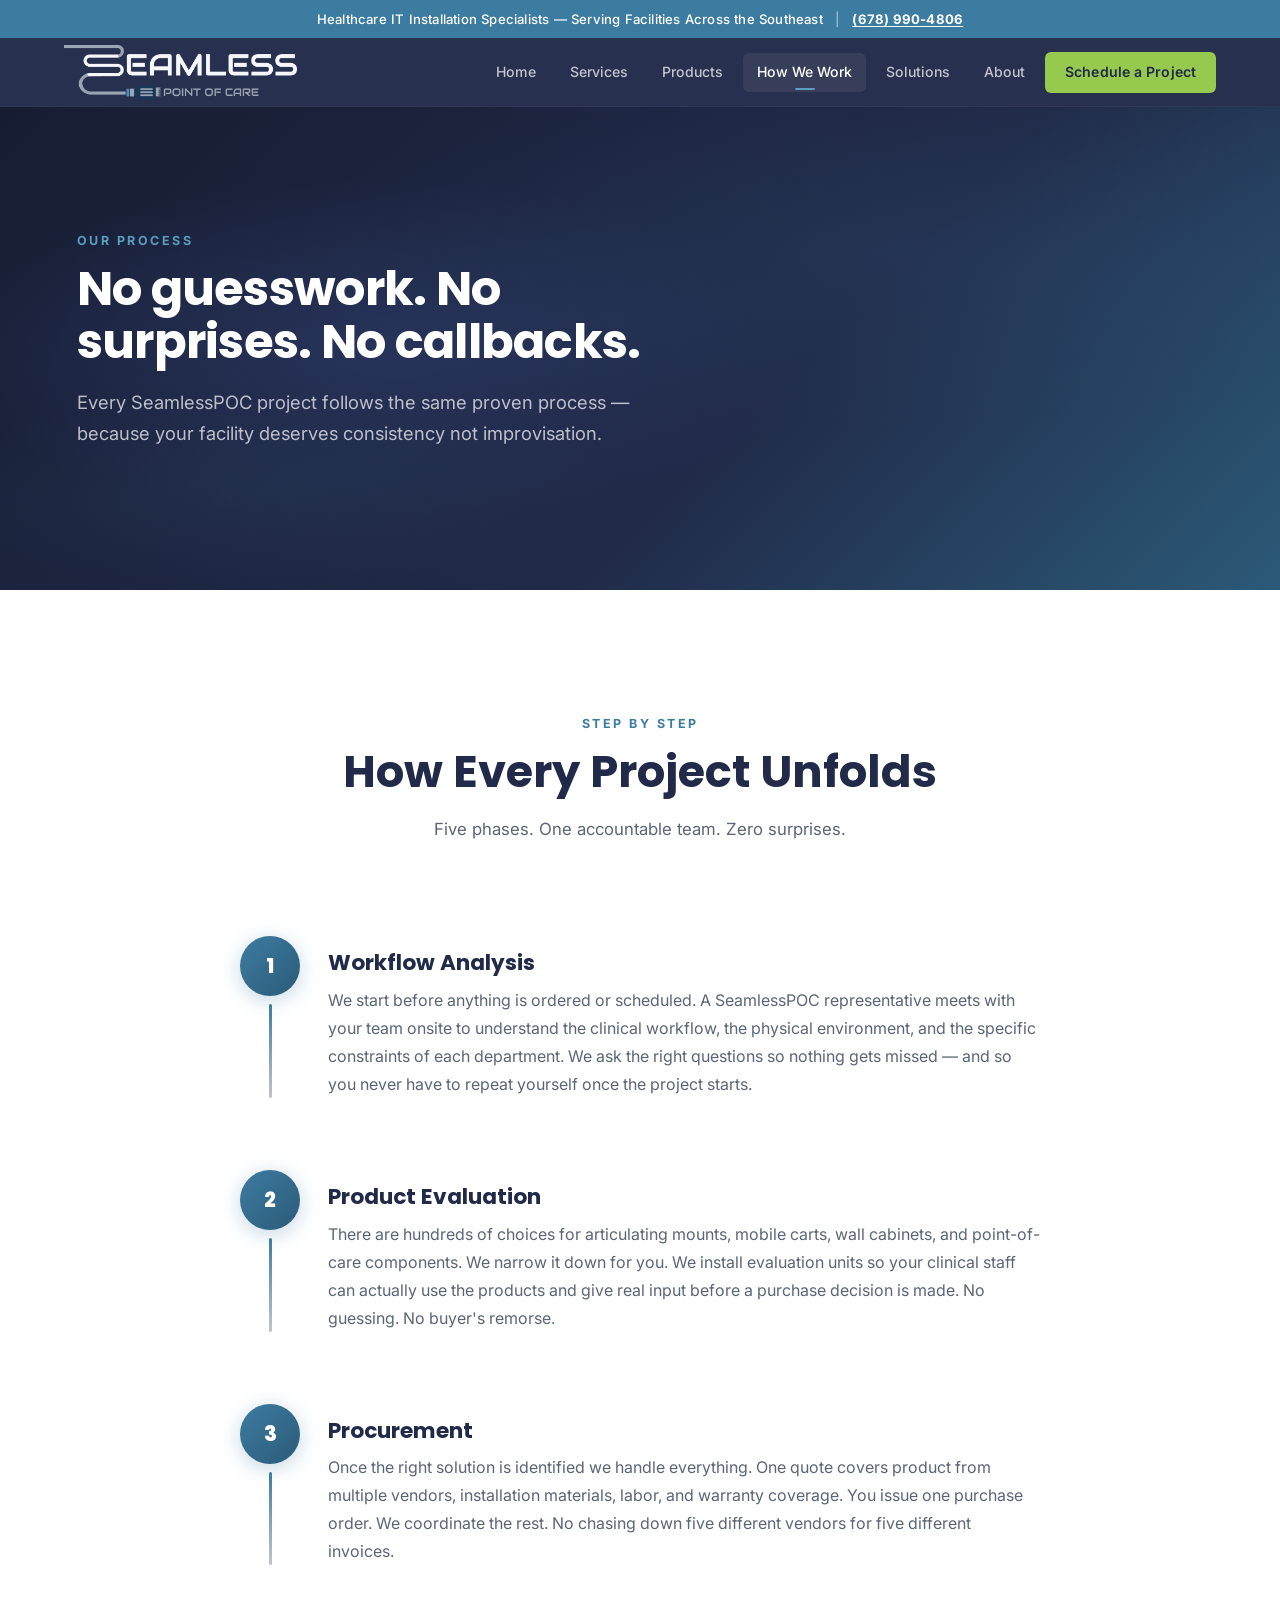
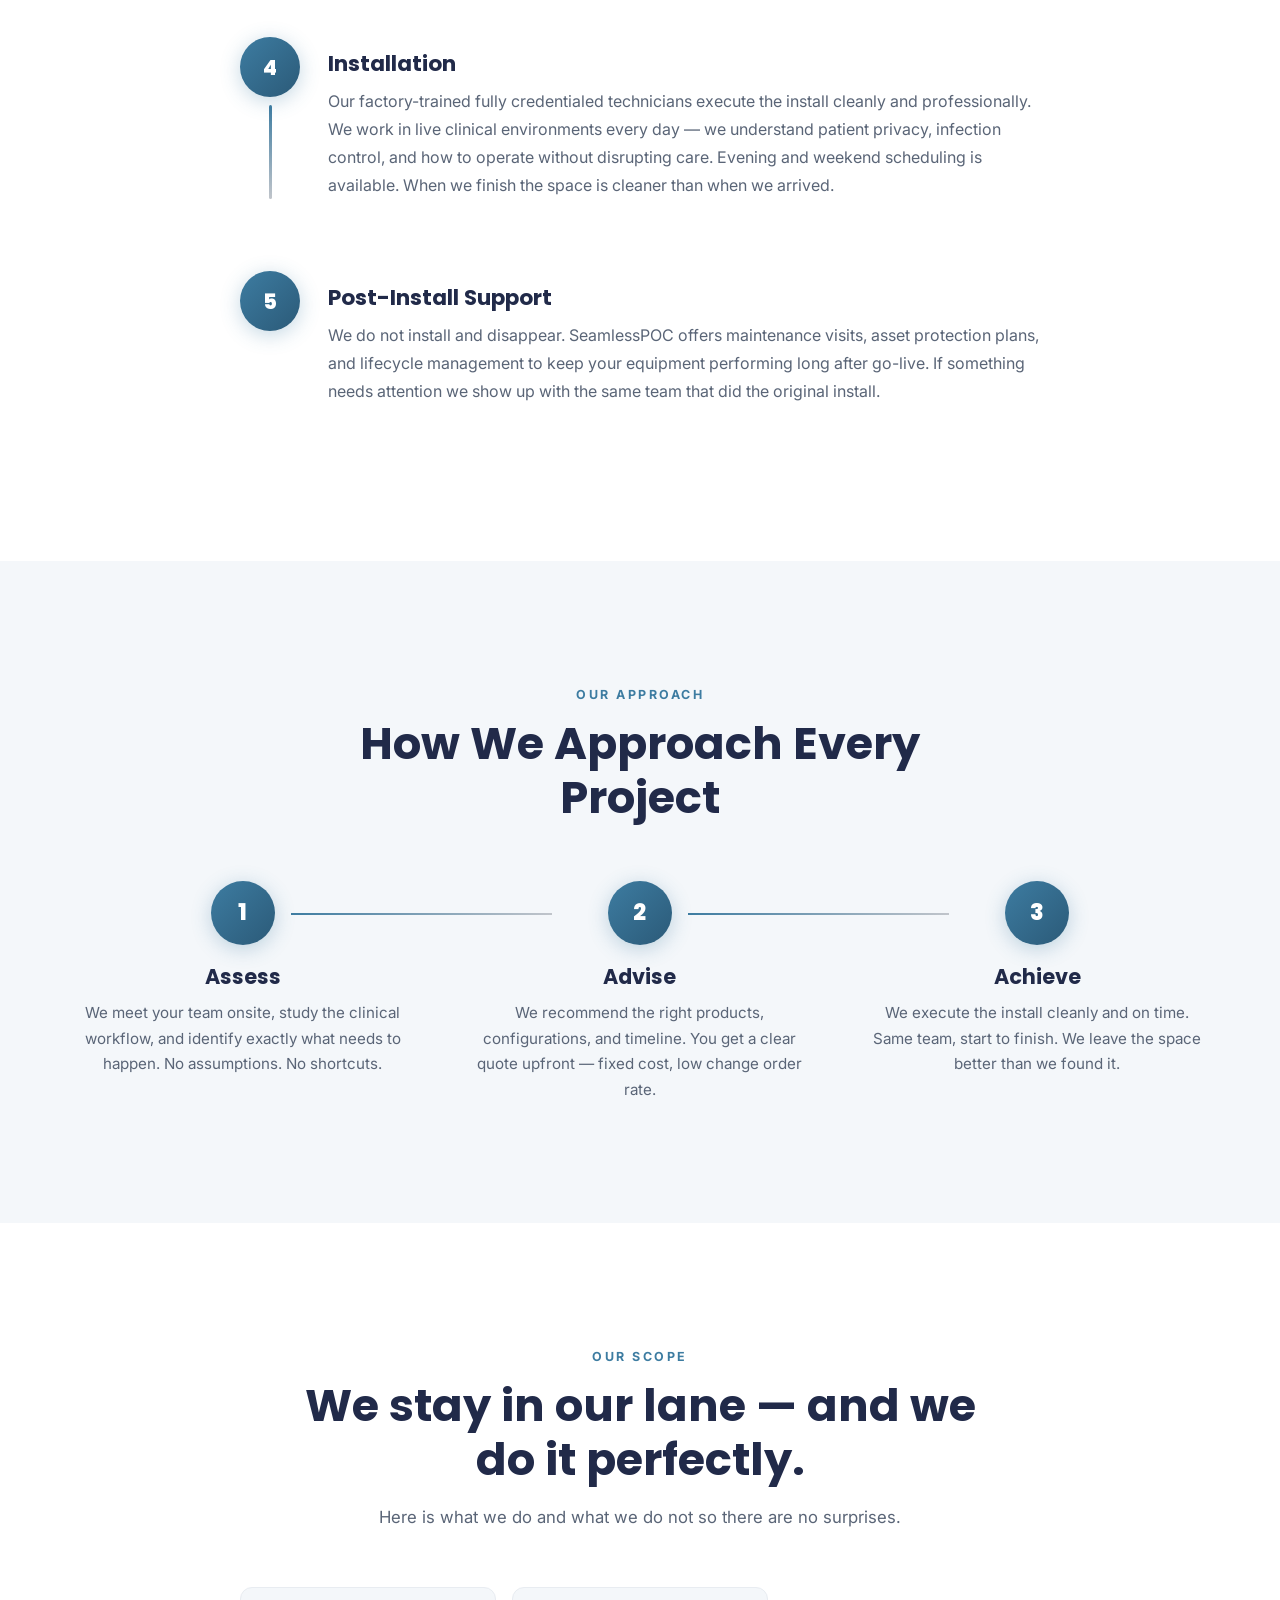
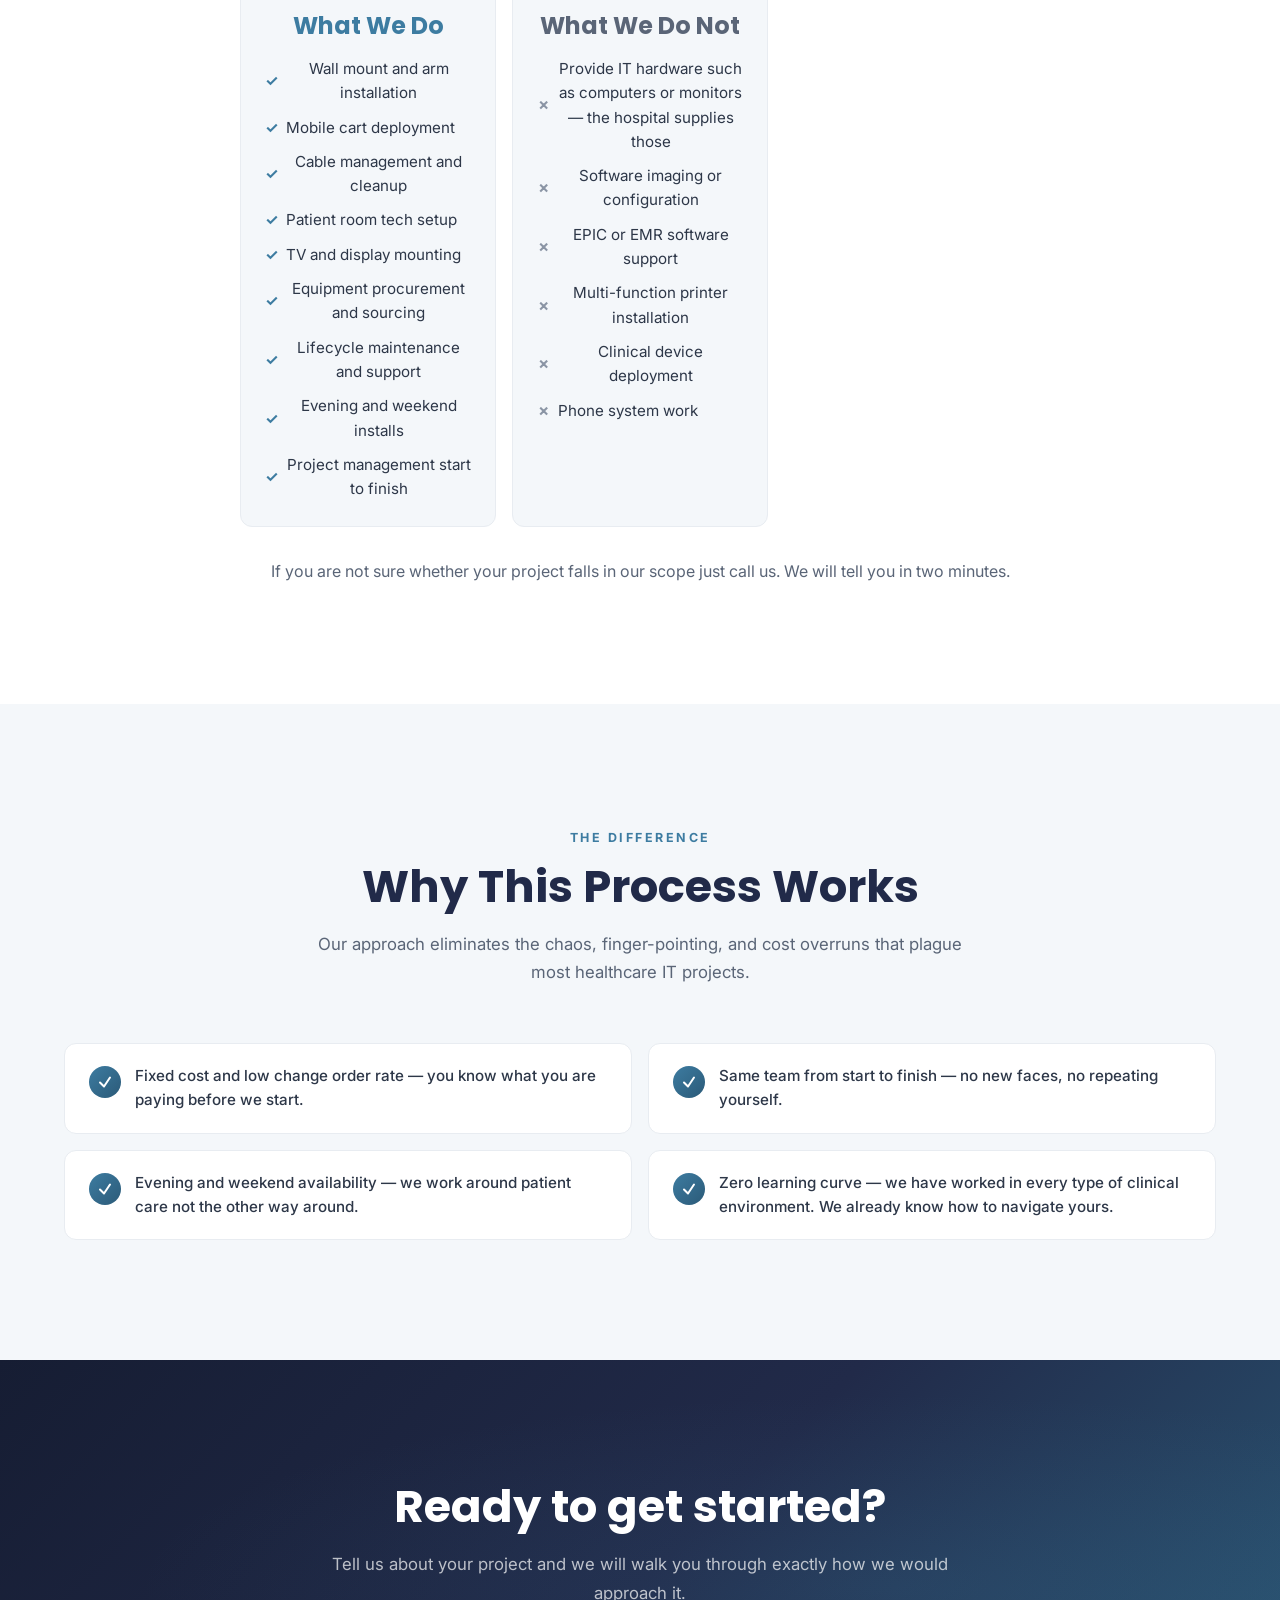
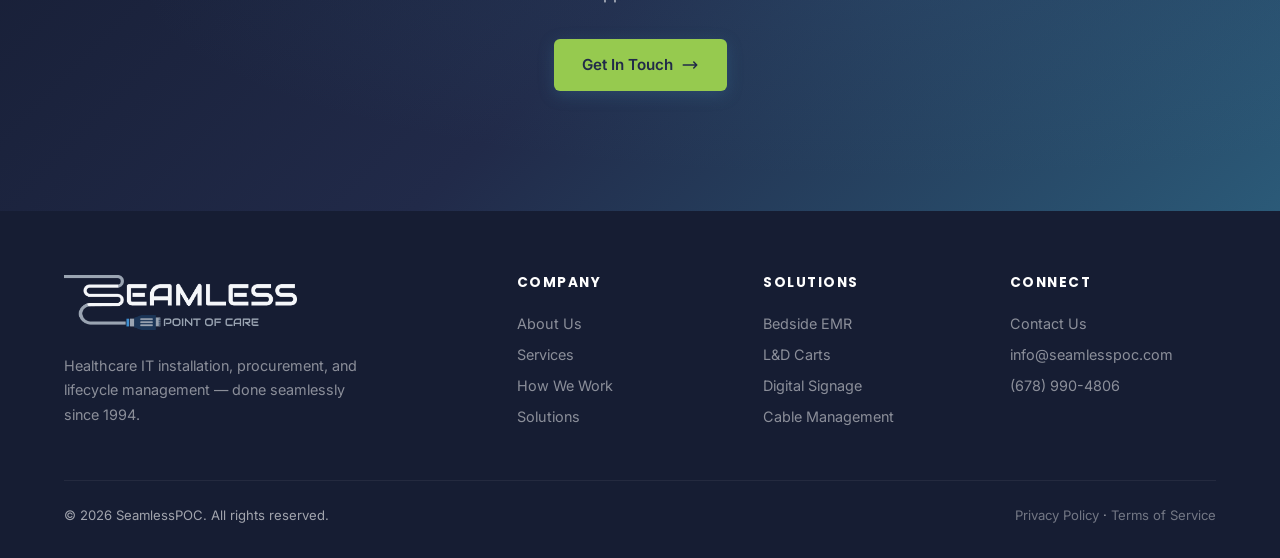
<file: newdeploy/how-we-work.html>
<!DOCTYPE html>
<html lang="en">
<head>
  <meta charset="UTF-8">
  <meta name="viewport" content="width=device-width, initial-scale=1.0">
  <title>How We Work — SeamlessPOC</title>
  <meta name="description" content="Our proven five-step process delivers healthcare IT installations on time, on budget, and without disruption to your clinical operations.">
  <link rel="preconnect" href="https://fonts.googleapis.com">
  <link rel="preconnect" href="https://fonts.gstatic.com" crossorigin>
  <link href="https://fonts.googleapis.com/css2?family=Inter:wght@400;500;600;700&family=Poppins:wght@600;700;800&display=swap" rel="stylesheet">
  <link rel="stylesheet" href="styles.css">
</head>
<body>

  <!-- Announcement Bar -->
  <div class="announcement-bar">
    Healthcare IT Installation Specialists — Serving Facilities Across the Southeast
    <span class="announcement-sep">|</span>
    <span class="announcement-mobile-break"></span>
    <a href="tel:+16789904806">(678) 990-4806</a>
  </div>

  <!-- Navigation -->
  <nav class="nav">
    <div class="container nav-inner">
      <a href="index.html" class="nav-logo"><img src="spoclogo.png" alt="SeamlessPOC" height="55"></a>
      <div class="nav-links">
        <a href="index.html">Home</a>
        <a href="services.html">Services</a>
        <a href="equipment.html">Products</a>
        <a href="how-we-work.html" class="active">How We Work</a>
        <a href="solutions.html">Solutions</a>
        <a href="about.html">About</a>
        <a href="contact.html" class="nav-cta">Schedule a Project</a>
      </div>
      <button class="nav-toggle" aria-label="Toggle menu">
        <span></span><span></span><span></span>
      </button>
    </div>
    <div class="mobile-menu">
      <a href="index.html">Home</a>
      <a href="services.html">Services</a>
      <a href="equipment.html">Products</a>
      <a href="how-we-work.html" class="active">How We Work</a>
      <a href="solutions.html">Solutions</a>
      <a href="about.html">About</a>
      <a href="contact.html" class="nav-cta-mobile">Schedule a Project</a>
    </div>
  </nav>

  <!-- Hero -->
  <section class="hero hero-page">
    <div class="hero-grid"></div>
    <div class="container hero-content">
      <div class="section-tag" style="color: var(--accent-light);">Our Process</div>
      <h1>No guesswork. No surprises. No callbacks.</h1>
      <p>Every SeamlessPOC project follows the same proven process — because your facility deserves consistency not improvisation.</p>
    </div>
  </section>

  <!-- Process Steps -->
  <section>
    <div class="container">
      <div class="section-header reveal">
        <div class="section-tag">Step by Step</div>
        <h2>How Every Project Unfolds</h2>
        <p>Five phases. One accountable team. Zero surprises.</p>
      </div>
      <div class="process-steps">

        <div class="process-step reveal">
          <div class="step-line">
            <div class="step-number">1</div>
            <div class="step-connector"></div>
          </div>
          <div class="step-content">
            <h3>Workflow Analysis</h3>
            <p>We start before anything is ordered or scheduled. A SeamlessPOC representative meets with your team onsite to understand the clinical workflow, the physical environment, and the specific constraints of each department. We ask the right questions so nothing gets missed — and so you never have to repeat yourself once the project starts.</p>
          </div>
        </div>

        <div class="process-step reveal">
          <div class="step-line">
            <div class="step-number">2</div>
            <div class="step-connector"></div>
          </div>
          <div class="step-content">
            <h3>Product Evaluation</h3>
            <p>There are hundreds of choices for articulating mounts, mobile carts, wall cabinets, and point-of-care components. We narrow it down for you. We install evaluation units so your clinical staff can actually use the products and give real input before a purchase decision is made. No guessing. No buyer's remorse.</p>
          </div>
        </div>

        <div class="process-step reveal">
          <div class="step-line">
            <div class="step-number">3</div>
            <div class="step-connector"></div>
          </div>
          <div class="step-content">
            <h3>Procurement</h3>
            <p>Once the right solution is identified we handle everything. One quote covers product from multiple vendors, installation materials, labor, and warranty coverage. You issue one purchase order. We coordinate the rest. No chasing down five different vendors for five different invoices.</p>
          </div>
        </div>

        <div class="process-step reveal">
          <div class="step-line">
            <div class="step-number">4</div>
            <div class="step-connector"></div>
          </div>
          <div class="step-content">
            <h3>Installation</h3>
            <p>Our factory-trained fully credentialed technicians execute the install cleanly and professionally. We work in live clinical environments every day — we understand patient privacy, infection control, and how to operate without disrupting care. Evening and weekend scheduling is available. When we finish the space is cleaner than when we arrived.</p>
          </div>
        </div>

        <div class="process-step reveal">
          <div class="step-line">
            <div class="step-number">5</div>
            <div class="step-connector"></div>
          </div>
          <div class="step-content">
            <h3>Post-Install Support</h3>
            <p>We do not install and disappear. SeamlessPOC offers maintenance visits, asset protection plans, and lifecycle management to keep your equipment performing long after go-live. If something needs attention we show up with the same team that did the original install.</p>
          </div>
        </div>

      </div>
    </div>
  </section>

  <!-- Assess / Advise / Achieve -->
  <section class="bg-off-white">
    <div class="container">
      <div class="section-header reveal">
        <div class="section-tag">Our Approach</div>
        <h2>How We Approach Every Project</h2>
      </div>
      <div class="three-step-grid">
        <div class="three-step-item reveal">
          <div class="three-step-connector"></div>
          <div class="three-step-num">1</div>
          <h3>Assess</h3>
          <p>We meet your team onsite, study the clinical workflow, and identify exactly what needs to happen. No assumptions. No shortcuts.</p>
        </div>
        <div class="three-step-item reveal reveal-delay-1">
          <div class="three-step-connector"></div>
          <div class="three-step-num">2</div>
          <h3>Advise</h3>
          <p>We recommend the right products, configurations, and timeline. You get a clear quote upfront — fixed cost, low change order rate.</p>
        </div>
        <div class="three-step-item reveal reveal-delay-2">
          <div class="three-step-num">3</div>
          <h3>Achieve</h3>
          <p>We execute the install cleanly and on time. Same team, start to finish. We leave the space better than we found it.</p>
        </div>
      </div>
    </div>
  </section>

  <!-- We Do / We Do Not -->
  <section>
    <div class="container">
      <div class="section-header reveal">
        <div class="section-tag">Our Scope</div>
        <h2>We stay in our lane — and we do it perfectly.</h2>
        <p>Here is what we do and what we do not so there are no surprises.</p>
      </div>
      <div class="dont-grid">
        <div class="dont-card reveal">
          <h3 style="color: var(--accent); margin-bottom: 16px;">What We Do</h3>
          <ul style="list-style: none; display: flex; flex-direction: column; gap: 10px;">
            <li style="display: flex; align-items: center; gap: 8px; font-size: 0.95rem;"><span style="color: var(--accent); font-weight: 700;">&#10003;</span> Wall mount and arm installation</li>
            <li style="display: flex; align-items: center; gap: 8px; font-size: 0.95rem;"><span style="color: var(--accent); font-weight: 700;">&#10003;</span> Mobile cart deployment</li>
            <li style="display: flex; align-items: center; gap: 8px; font-size: 0.95rem;"><span style="color: var(--accent); font-weight: 700;">&#10003;</span> Cable management and cleanup</li>
            <li style="display: flex; align-items: center; gap: 8px; font-size: 0.95rem;"><span style="color: var(--accent); font-weight: 700;">&#10003;</span> Patient room tech setup</li>
            <li style="display: flex; align-items: center; gap: 8px; font-size: 0.95rem;"><span style="color: var(--accent); font-weight: 700;">&#10003;</span> TV and display mounting</li>
            <li style="display: flex; align-items: center; gap: 8px; font-size: 0.95rem;"><span style="color: var(--accent); font-weight: 700;">&#10003;</span> Equipment procurement and sourcing</li>
            <li style="display: flex; align-items: center; gap: 8px; font-size: 0.95rem;"><span style="color: var(--accent); font-weight: 700;">&#10003;</span> Lifecycle maintenance and support</li>
            <li style="display: flex; align-items: center; gap: 8px; font-size: 0.95rem;"><span style="color: var(--accent); font-weight: 700;">&#10003;</span> Evening and weekend installs</li>
            <li style="display: flex; align-items: center; gap: 8px; font-size: 0.95rem;"><span style="color: var(--accent); font-weight: 700;">&#10003;</span> Project management start to finish</li>
          </ul>
        </div>
        <div class="dont-card reveal reveal-delay-1">
          <h3 style="color: var(--gray-600); margin-bottom: 16px;">What We Do Not</h3>
          <ul style="list-style: none; display: flex; flex-direction: column; gap: 10px;">
            <li style="display: flex; align-items: center; gap: 8px; font-size: 0.95rem;"><span style="color: var(--gray-400); font-weight: 700;">&#10007;</span> Provide IT hardware such as computers or monitors — the hospital supplies those</li>
            <li style="display: flex; align-items: center; gap: 8px; font-size: 0.95rem;"><span style="color: var(--gray-400); font-weight: 700;">&#10007;</span> Software imaging or configuration</li>
            <li style="display: flex; align-items: center; gap: 8px; font-size: 0.95rem;"><span style="color: var(--gray-400); font-weight: 700;">&#10007;</span> EPIC or EMR software support</li>
            <li style="display: flex; align-items: center; gap: 8px; font-size: 0.95rem;"><span style="color: var(--gray-400); font-weight: 700;">&#10007;</span> Multi-function printer installation</li>
            <li style="display: flex; align-items: center; gap: 8px; font-size: 0.95rem;"><span style="color: var(--gray-400); font-weight: 700;">&#10007;</span> Clinical device deployment</li>
            <li style="display: flex; align-items: center; gap: 8px; font-size: 0.95rem;"><span style="color: var(--gray-400); font-weight: 700;">&#10007;</span> Phone system work</li>
          </ul>
        </div>
      </div>
      <p class="text-center reveal" style="margin-top: 32px; font-size: 1rem; color: var(--gray-600);">If you are not sure whether your project falls in our scope just call us. We will tell you in two minutes.</p>
    </div>
  </section>

  <!-- Why This Process Works -->
  <section class="bg-off-white">
    <div class="container">
      <div class="section-header reveal">
        <div class="section-tag">The Difference</div>
        <h2>Why This Process Works</h2>
        <p>Our approach eliminates the chaos, finger-pointing, and cost overruns that plague most healthcare IT projects.</p>
      </div>
      <div class="reasons-grid">
        <div class="reason-item reveal">
          <div class="reason-check">
            <svg xmlns="http://www.w3.org/2000/svg" fill="none" viewBox="0 0 24 24" stroke="currentColor" stroke-width="3"><path stroke-linecap="round" stroke-linejoin="round" d="M4.5 12.75l6 6 9-13.5"/></svg>
          </div>
          <p>Fixed cost and low change order rate — you know what you are paying before we start.</p>
        </div>
        <div class="reason-item reveal reveal-delay-1">
          <div class="reason-check">
            <svg xmlns="http://www.w3.org/2000/svg" fill="none" viewBox="0 0 24 24" stroke="currentColor" stroke-width="3"><path stroke-linecap="round" stroke-linejoin="round" d="M4.5 12.75l6 6 9-13.5"/></svg>
          </div>
          <p>Same team from start to finish — no new faces, no repeating yourself.</p>
        </div>
        <div class="reason-item reveal">
          <div class="reason-check">
            <svg xmlns="http://www.w3.org/2000/svg" fill="none" viewBox="0 0 24 24" stroke="currentColor" stroke-width="3"><path stroke-linecap="round" stroke-linejoin="round" d="M4.5 12.75l6 6 9-13.5"/></svg>
          </div>
          <p>Evening and weekend availability — we work around patient care not the other way around.</p>
        </div>
        <div class="reason-item reveal reveal-delay-1">
          <div class="reason-check">
            <svg xmlns="http://www.w3.org/2000/svg" fill="none" viewBox="0 0 24 24" stroke="currentColor" stroke-width="3"><path stroke-linecap="round" stroke-linejoin="round" d="M4.5 12.75l6 6 9-13.5"/></svg>
          </div>
          <p>Zero learning curve — we have worked in every type of clinical environment. We already know how to navigate yours.</p>
        </div>
      </div>
    </div>
  </section>

  <!-- CTA -->
  <section class="cta-banner">
    <div class="container">
      <div class="cta-inner reveal">
        <h2>Ready to get started?</h2>
        <p>Tell us about your project and we will walk you through exactly how we would approach it.</p>
        <a href="contact.html" class="btn btn-primary">
          Get In Touch
          <svg xmlns="http://www.w3.org/2000/svg" fill="none" viewBox="0 0 24 24" stroke="currentColor" stroke-width="2"><path stroke-linecap="round" stroke-linejoin="round" d="M17 8l4 4m0 0l-4 4m4-4H3"/></svg>
        </a>
      </div>
    </div>
  </section>

  <!-- Footer -->
  <footer class="footer">
    <div class="container">
      <div class="footer-grid">
        <div class="footer-brand">
          <a href="index.html" class="nav-logo"><img src="spoclogo.png" alt="SeamlessPOC" height="55"></a>
          <p>Healthcare IT installation, procurement, and lifecycle management — done seamlessly since 1994.</p>
        </div>
        <div>
          <h4>Company</h4>
          <div class="footer-links">
            <a href="about.html">About Us</a>
            <a href="services.html">Services</a>
            <a href="how-we-work.html">How We Work</a>
            <a href="solutions.html">Solutions</a>
          </div>
        </div>
        <div>
          <h4>Solutions</h4>
          <div class="footer-links">
            <a href="solutions.html">Bedside EMR</a>
            <a href="solutions.html">L&amp;D Carts</a>
            <a href="solutions.html">Digital Signage</a>
            <a href="solutions.html">Cable Management</a>
          </div>
        </div>
        <div>
          <h4>Connect</h4>
          <div class="footer-links">
            <a href="contact.html">Contact Us</a>
            <a href="mailto:info@seamlesspoc.com">info@seamlesspoc.com</a>
            <a href="tel:+16789904806">(678) 990-4806</a>
          </div>
        </div>
      </div>
      <div class="footer-bottom">
        <span>&copy; 2026 SeamlessPOC. All rights reserved.</span>
        <span><a href="#">Privacy Policy</a> &middot; <a href="#">Terms of Service</a></span>
      </div>
    </div>
  </footer>

  <script src="script.js"></script>
</body>
</html>
</file>
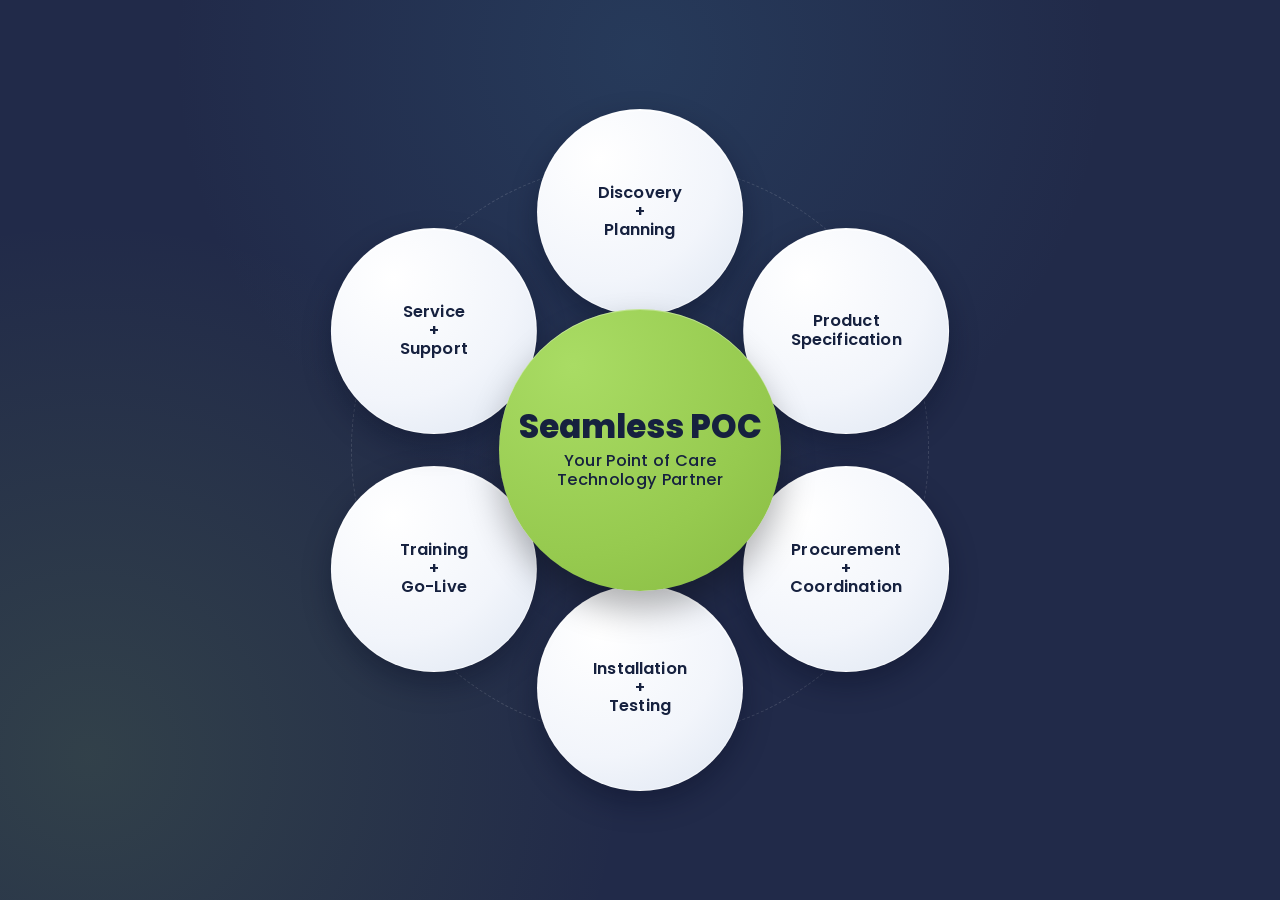
<file: newdeploy/services-diagram.html>
<!DOCTYPE html>
<html lang="en">
<head>
  <meta charset="UTF-8">
  <meta name="viewport" content="width=device-width, initial-scale=1.0">
  <title>SeamlessPOC Services Diagram</title>
  <link rel="preconnect" href="https://fonts.googleapis.com">
  <link rel="preconnect" href="https://fonts.gstatic.com" crossorigin>
  <link href="https://fonts.googleapis.com/css2?family=Poppins:wght@500;600;700;800&display=swap" rel="stylesheet">
  <style>
    :root {
      --navy: #212a49;
      --green: #96ca4f;
      --ink: #16213f;
      --outer-bg: radial-gradient(circle at 30% 24%, #ffffff 0%, #f2f5fb 58%, #dde5f1 100%);
      --outer-border: rgba(255, 255, 255, 0.58);
      --outer-shadow: 0 12px 28px rgba(5, 12, 34, 0.36), inset 0 1px 0 rgba(255, 255, 255, 0.8);
      --center-shadow: 0 18px 34px rgba(0, 0, 0, 0.3), inset 0 1px 0 rgba(255, 255, 255, 0.35);
    }

    * {
      box-sizing: border-box;
    }

    body {
      margin: 0;
      min-height: 100svh;
      display: grid;
      place-items: center;
      background:
        radial-gradient(circle at 50% 6%, rgba(61, 124, 161, 0.2), transparent 44%),
        radial-gradient(circle at 7% 84%, rgba(150, 202, 79, 0.14), transparent 38%),
        var(--navy);
      font-family: "Poppins", sans-serif;
      color: #fff;
      padding: clamp(0.75rem, 2vw, 1.5rem);
    }

    .diagram {
      position: relative;
      width: min(94vw, 760px);
      aspect-ratio: 1 / 1;
      border-radius: 20px;
      isolation: isolate;
    }

    .ring {
      position: absolute;
      inset: 12%;
      border-radius: 50%;
      border: 1px dashed rgba(255, 255, 255, 0.16);
      opacity: 0.85;
    }

    .center {
      position: absolute;
      inset: 50% auto auto 50%;
      transform: translate(-50%, -50%);
      width: clamp(180px, 35vw, 282px);
      aspect-ratio: 1 / 1;
      border-radius: 50%;
      background: radial-gradient(circle at 26% 20%, #a9dc64 0%, #96ca4f 62%, #88bb43 100%);
      box-shadow: var(--center-shadow);
      display: grid;
      place-items: center;
      text-align: center;
      padding: 1rem;
      z-index: 3;
      color: var(--ink);
    }

    .center strong {
      display: block;
      font-size: clamp(1.25rem, 2.8vw, 2.05rem);
      line-height: 1.05;
      margin-bottom: 0.4rem;
      font-weight: 800;
    }

    .center span {
      display: block;
      font-size: clamp(0.78rem, 2vw, 1.02rem);
      line-height: 1.18;
      letter-spacing: 0.02em;
      font-weight: 500;
    }

    .node {
      --angle: 0deg;
      --orbit: clamp(170px, 31vw, 238px);
      position: absolute;
      left: 50%;
      top: 50%;
      width: clamp(120px, 22vw, 206px);
      aspect-ratio: 1 / 1;
      border-radius: 50%;
      border: 1px solid var(--outer-border);
      background: var(--outer-bg);
      color: var(--ink);
      box-shadow: var(--outer-shadow);
      display: grid;
      place-items: center;
      text-align: center;
      padding: clamp(0.75rem, 1.2vw, 1rem);
      font-size: clamp(0.9rem, 2.3vw, 1.02rem);
      line-height: 1.15;
      font-weight: 600;
      letter-spacing: 0.01em;
      transform:
        translate(-50%, -50%)
        rotate(var(--angle))
        translateY(calc(var(--orbit) * -1))
        rotate(calc(var(--angle) * -1));
      transition: transform 260ms ease, box-shadow 260ms ease, filter 260ms ease;
      z-index: 2;
    }

    .node::before {
      content: "";
      position: absolute;
      inset: 0;
      border-radius: 50%;
      background: radial-gradient(circle at 50% 28%, rgba(61, 124, 161, 0.12), transparent 66%);
      opacity: 0;
      transition: opacity 260ms ease;
    }

    .node:hover,
    .node:focus-visible {
      transform:
        translate(-50%, -50%)
        rotate(var(--angle))
        translateY(calc((var(--orbit) - 8px) * -1))
        rotate(calc(var(--angle) * -1));
      box-shadow: 0 18px 30px rgba(4, 10, 31, 0.45), inset 0 1px 0 rgba(255, 255, 255, 0.9);
      filter: saturate(1.08);
      outline: none;
    }

    .node:hover::before,
    .node:focus-visible::before {
      opacity: 1;
    }

    .node-1 { --angle: 0deg; }
    .node-2 { --angle: 60deg; }
    .node-3 { --angle: 120deg; }
    .node-4 { --angle: 180deg; }
    .node-5 { --angle: 240deg; }
    .node-6 { --angle: 300deg; }

    @media (max-width: 560px) {
      .diagram {
        width: 100%;
      }

      .center {
        width: clamp(152px, 40vw, 210px);
      }

      .node {
        --orbit: clamp(136px, 33vw, 182px);
        width: clamp(98px, 26vw, 148px);
        font-size: clamp(0.76rem, 3.1vw, 0.92rem);
        line-height: 1.1;
        padding: 0.6rem;
      }
    }

    @media (prefers-reduced-motion: reduce) {
      .node {
        transition: none;
      }
    }
  </style>
</head>
<body>
  <section class="diagram" aria-label="Seamless POC service lifecycle diagram">
    <div class="ring" aria-hidden="true"></div>

    <div class="center">
      <div>
        <strong>Seamless POC</strong>
        <span>Your Point of Care Technology Partner</span>
      </div>
    </div>

    <div class="node node-1" tabindex="0">Discovery<br>+<br>Planning</div>
    <div class="node node-2" tabindex="0">Product<br>Specification</div>
    <div class="node node-3" tabindex="0">Procurement<br>+<br>Coordination</div>
    <div class="node node-4" tabindex="0">Installation<br>+<br>Testing</div>
    <div class="node node-5" tabindex="0">Training<br>+<br>Go-Live</div>
    <div class="node node-6" tabindex="0">Service<br>+<br>Support</div>
  </section>
</body>
</html>
</file>
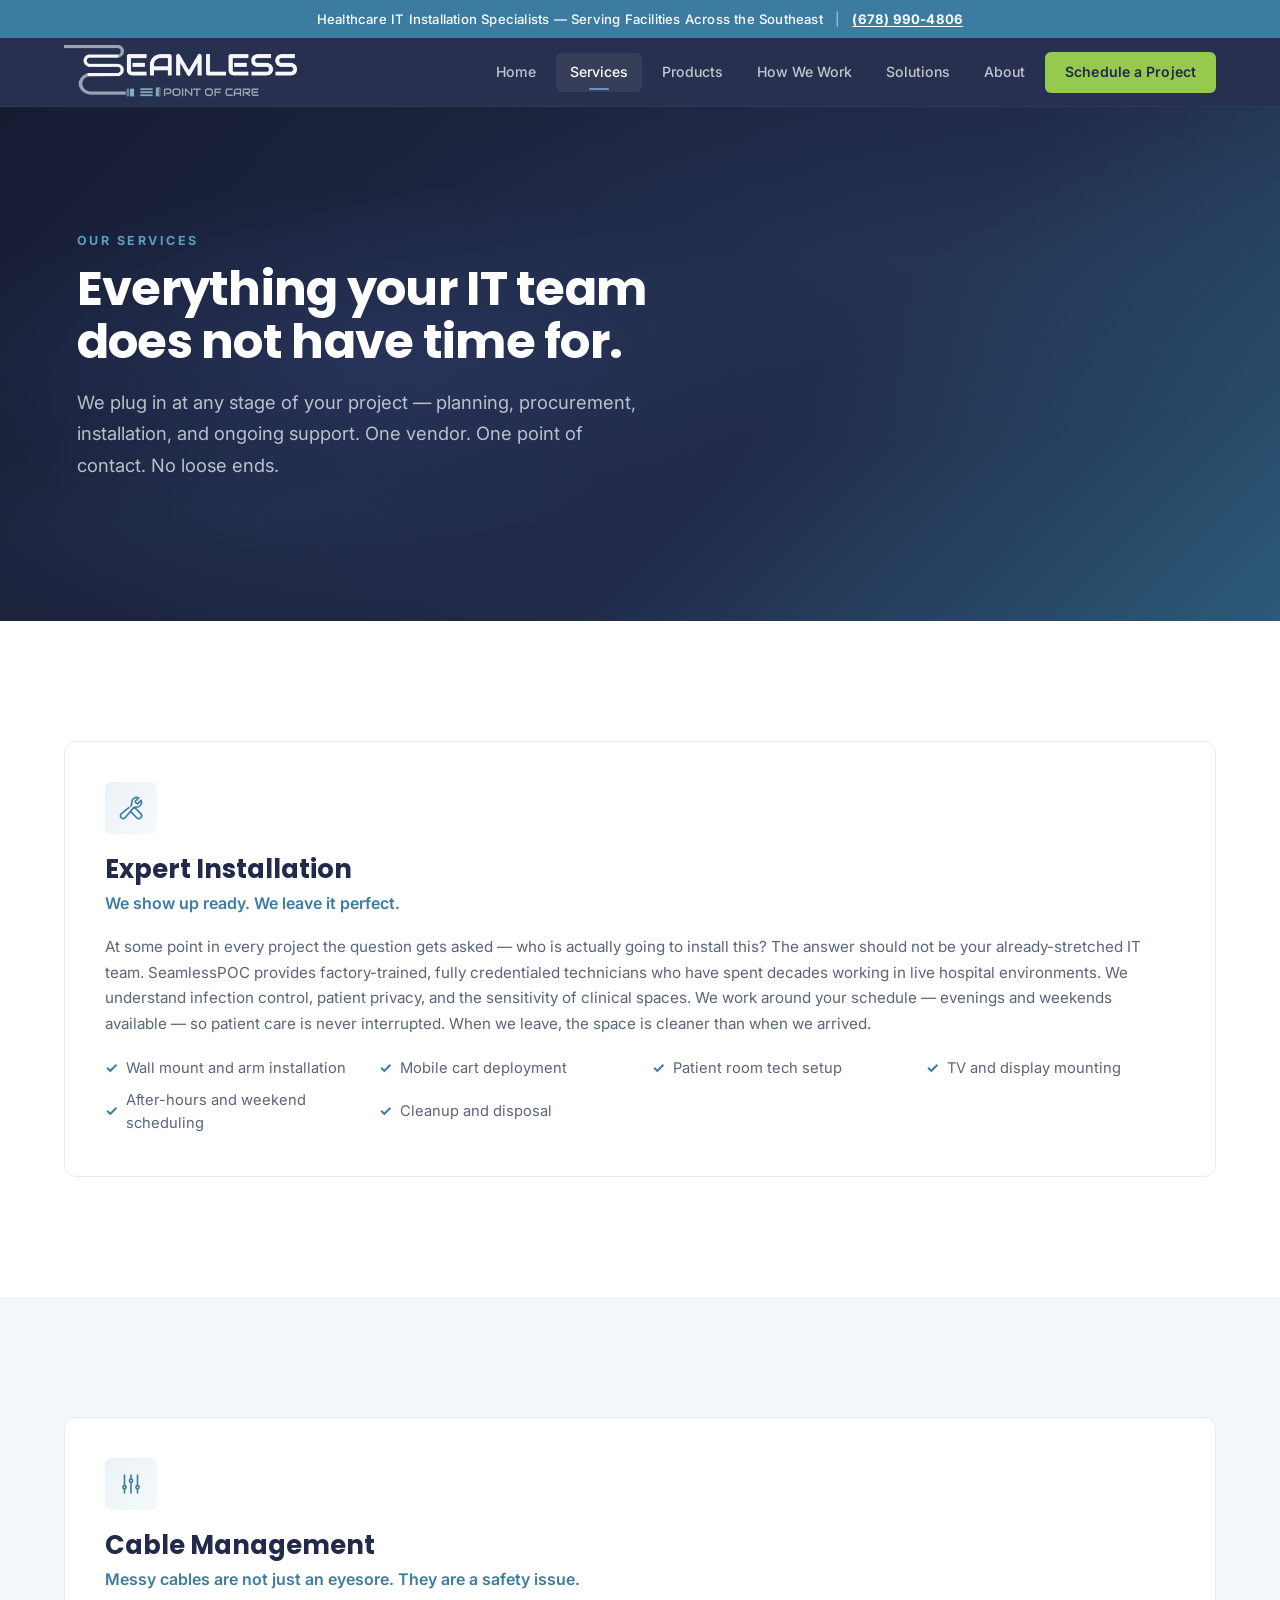
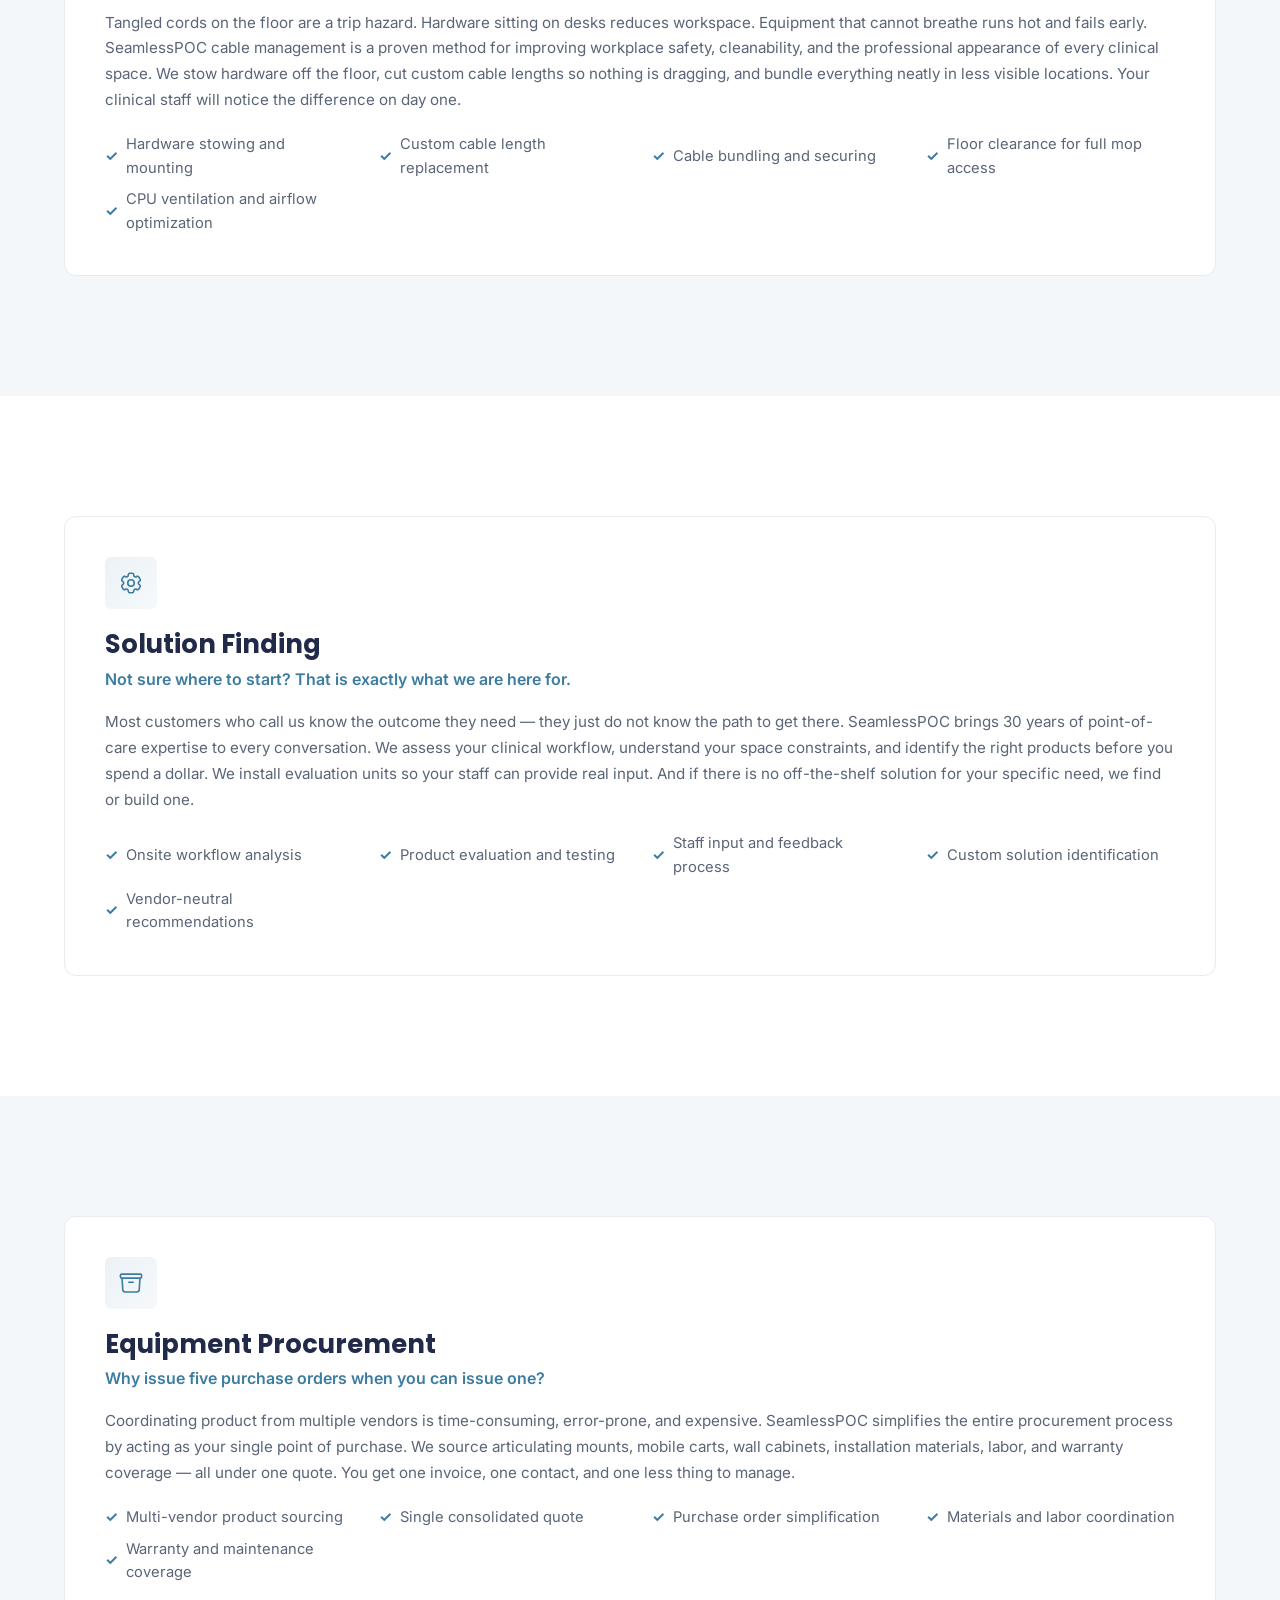
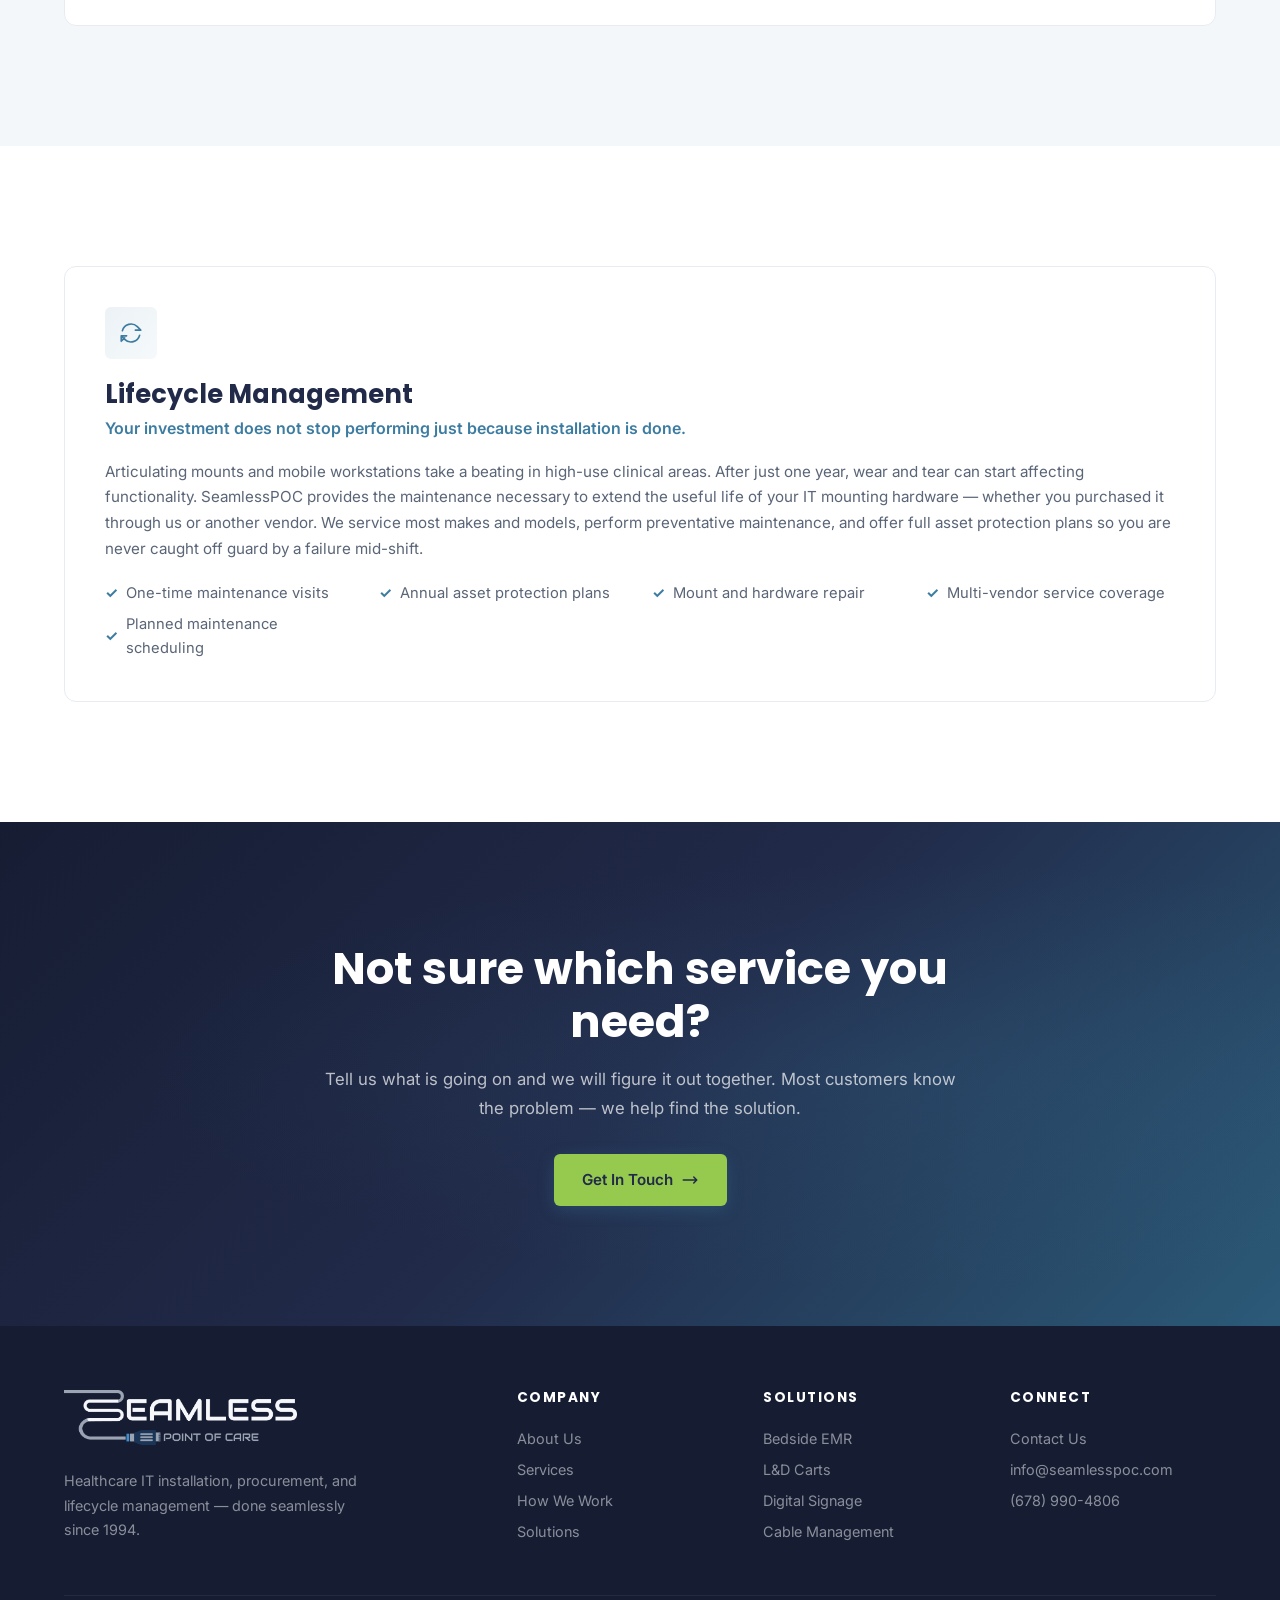
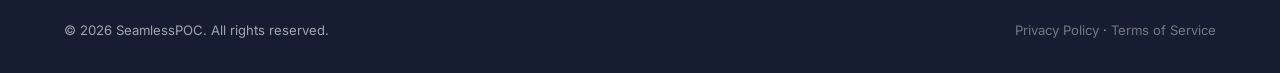
<file: newdeploy/services.html>
<!DOCTYPE html>
<html lang="en">
<head>
  <meta charset="UTF-8">
  <meta name="viewport" content="width=device-width, initial-scale=1.0">
  <title>Services — SeamlessPOC</title>
  <meta name="description" content="Expert healthcare IT installation, cable management, solution finding, equipment procurement, and lifecycle management services.">
  <link rel="preconnect" href="https://fonts.googleapis.com">
  <link rel="preconnect" href="https://fonts.gstatic.com" crossorigin>
  <link href="https://fonts.googleapis.com/css2?family=Inter:wght@400;500;600;700&family=Poppins:wght@600;700;800&display=swap" rel="stylesheet">
  <link rel="stylesheet" href="styles.css">
</head>
<body>

  <!-- Announcement Bar -->
  <div class="announcement-bar">
    Healthcare IT Installation Specialists — Serving Facilities Across the Southeast
    <span class="announcement-sep">|</span>
    <span class="announcement-mobile-break"></span>
    <a href="tel:+16789904806">(678) 990-4806</a>
  </div>

  <!-- Navigation -->
  <nav class="nav">
    <div class="container nav-inner">
      <a href="index.html" class="nav-logo"><img src="spoclogo.png" alt="SeamlessPOC" height="55"></a>
      <div class="nav-links">
        <a href="index.html">Home</a>
        <a href="services.html" class="active">Services</a>
        <a href="equipment.html">Products</a>
        <a href="how-we-work.html">How We Work</a>
        <a href="solutions.html">Solutions</a>
        <a href="about.html">About</a>
        <a href="contact.html" class="nav-cta">Schedule a Project</a>
      </div>
      <button class="nav-toggle" aria-label="Toggle menu">
        <span></span><span></span><span></span>
      </button>
    </div>
    <div class="mobile-menu">
      <a href="index.html">Home</a>
      <a href="services.html" class="active">Services</a>
      <a href="equipment.html">Products</a>
      <a href="how-we-work.html">How We Work</a>
      <a href="solutions.html">Solutions</a>
      <a href="about.html">About</a>
      <a href="contact.html" class="nav-cta-mobile">Schedule a Project</a>
    </div>
  </nav>

  <!-- Hero -->
  <section class="hero hero-page">
    <div class="hero-grid"></div>
    <div class="container hero-content">
      <div class="section-tag" style="color: var(--accent-light);">Our Services</div>
      <h1>Everything your IT team does not have time for.</h1>
      <p>We plug in at any stage of your project — planning, procurement, installation, and ongoing support. One vendor. One point of contact. No loose ends.</p>
    </div>
  </section>

  <!-- Service 1: Expert Installation -->
  <section id="installation">
    <div class="container">
      <div class="card-grid" style="grid-template-columns: 1fr;">
        <div class="card reveal" style="max-width: 100%; padding: 40px;">
          <div class="card-icon">
            <svg xmlns="http://www.w3.org/2000/svg" fill="none" viewBox="0 0 24 24" stroke="currentColor" stroke-width="1.5"><path stroke-linecap="round" stroke-linejoin="round" d="M11.42 15.17L17.25 21A2.652 2.652 0 0021 17.25l-5.877-5.877M11.42 15.17l2.496-3.03c.317-.384.74-.626 1.208-.766M11.42 15.17l-4.655 5.653a2.548 2.548 0 11-3.586-3.586l6.837-5.63m5.108-.233c.55-.164 1.163-.188 1.743-.14a4.5 4.5 0 004.486-6.336l-3.276 3.277a3.004 3.004 0 01-2.25-2.25l3.276-3.276a4.5 4.5 0 00-6.336 4.486c.091 1.076-.071 2.264-.904 2.95l-.102.085"/></svg>
          </div>
          <h2 style="font-size: 1.6rem; margin-bottom: 6px;">Expert Installation</h2>
          <p style="color: var(--accent); font-weight: 600; font-size: 1rem; margin-bottom: 16px;">We show up ready. We leave it perfect.</p>
          <p style="margin-bottom: 20px;">At some point in every project the question gets asked — who is actually going to install this? The answer should not be your already-stretched IT team. SeamlessPOC provides factory-trained, fully credentialed technicians who have spent decades working in live hospital environments. We understand infection control, patient privacy, and the sensitivity of clinical spaces. We work around your schedule — evenings and weekends available — so patient care is never interrupted. When we leave, the space is cleaner than when we arrived.</p>
          <ul style="display: grid; grid-template-columns: repeat(auto-fill, minmax(240px, 1fr)); gap: 8px 24px; list-style: none;">
            <li style="display: flex; align-items: center; gap: 8px; font-size: 0.92rem; color: var(--gray-600);"><span style="color: var(--accent); font-weight: 700;">&#10003;</span> Wall mount and arm installation</li>
            <li style="display: flex; align-items: center; gap: 8px; font-size: 0.92rem; color: var(--gray-600);"><span style="color: var(--accent); font-weight: 700;">&#10003;</span> Mobile cart deployment</li>
            <li style="display: flex; align-items: center; gap: 8px; font-size: 0.92rem; color: var(--gray-600);"><span style="color: var(--accent); font-weight: 700;">&#10003;</span> Patient room tech setup</li>
            <li style="display: flex; align-items: center; gap: 8px; font-size: 0.92rem; color: var(--gray-600);"><span style="color: var(--accent); font-weight: 700;">&#10003;</span> TV and display mounting</li>
            <li style="display: flex; align-items: center; gap: 8px; font-size: 0.92rem; color: var(--gray-600);"><span style="color: var(--accent); font-weight: 700;">&#10003;</span> After-hours and weekend scheduling</li>
            <li style="display: flex; align-items: center; gap: 8px; font-size: 0.92rem; color: var(--gray-600);"><span style="color: var(--accent); font-weight: 700;">&#10003;</span> Cleanup and disposal</li>
          </ul>
        </div>
      </div>
    </div>
  </section>

  <!-- Service 2: Cable Management -->
  <section class="bg-off-white" id="cable-management">
    <div class="container">
      <div class="card-grid" style="grid-template-columns: 1fr;">
        <div class="card reveal" style="max-width: 100%; padding: 40px;">
          <div class="card-icon">
            <svg xmlns="http://www.w3.org/2000/svg" fill="none" viewBox="0 0 24 24" stroke="currentColor" stroke-width="1.5"><path stroke-linecap="round" stroke-linejoin="round" d="M6 13.5V3.75m0 9.75a1.5 1.5 0 010 3m0-3a1.5 1.5 0 000 3m0 3.75V16.5m12-3V3.75m0 9.75a1.5 1.5 0 010 3m0-3a1.5 1.5 0 000 3m0 3.75V16.5m-6-9V3.75m0 3.75a1.5 1.5 0 010 3m0-3a1.5 1.5 0 000 3m0 9.75V10.5"/></svg>
          </div>
          <h2 style="font-size: 1.6rem; margin-bottom: 6px;">Cable Management</h2>
          <p style="color: var(--accent); font-weight: 600; font-size: 1rem; margin-bottom: 16px;">Messy cables are not just an eyesore. They are a safety issue.</p>
          <p style="margin-bottom: 20px;">Tangled cords on the floor are a trip hazard. Hardware sitting on desks reduces workspace. Equipment that cannot breathe runs hot and fails early. SeamlessPOC cable management is a proven method for improving workplace safety, cleanability, and the professional appearance of every clinical space. We stow hardware off the floor, cut custom cable lengths so nothing is dragging, and bundle everything neatly in less visible locations. Your clinical staff will notice the difference on day one.</p>
          <ul style="display: grid; grid-template-columns: repeat(auto-fill, minmax(240px, 1fr)); gap: 8px 24px; list-style: none;">
            <li style="display: flex; align-items: center; gap: 8px; font-size: 0.92rem; color: var(--gray-600);"><span style="color: var(--accent); font-weight: 700;">&#10003;</span> Hardware stowing and mounting</li>
            <li style="display: flex; align-items: center; gap: 8px; font-size: 0.92rem; color: var(--gray-600);"><span style="color: var(--accent); font-weight: 700;">&#10003;</span> Custom cable length replacement</li>
            <li style="display: flex; align-items: center; gap: 8px; font-size: 0.92rem; color: var(--gray-600);"><span style="color: var(--accent); font-weight: 700;">&#10003;</span> Cable bundling and securing</li>
            <li style="display: flex; align-items: center; gap: 8px; font-size: 0.92rem; color: var(--gray-600);"><span style="color: var(--accent); font-weight: 700;">&#10003;</span> Floor clearance for full mop access</li>
            <li style="display: flex; align-items: center; gap: 8px; font-size: 0.92rem; color: var(--gray-600);"><span style="color: var(--accent); font-weight: 700;">&#10003;</span> CPU ventilation and airflow optimization</li>
          </ul>
        </div>
      </div>
    </div>
  </section>

  <!-- Service 3: Solution Finding -->
  <section id="solution-finding">
    <div class="container">
      <div class="card-grid" style="grid-template-columns: 1fr;">
        <div class="card reveal" style="max-width: 100%; padding: 40px;">
          <div class="card-icon">
            <svg xmlns="http://www.w3.org/2000/svg" fill="none" viewBox="0 0 24 24" stroke="currentColor" stroke-width="1.5"><path stroke-linecap="round" stroke-linejoin="round" d="M9.594 3.94c.09-.542.56-.94 1.11-.94h2.593c.55 0 1.02.398 1.11.94l.213 1.281c.063.374.313.686.645.87.074.04.147.083.22.127.324.196.72.257 1.075.124l1.217-.456a1.125 1.125 0 011.37.49l1.296 2.247a1.125 1.125 0 01-.26 1.431l-1.003.827c-.293.24-.438.613-.431.992a6.759 6.759 0 010 .255c-.007.378.138.75.43.99l1.005.828c.424.35.534.954.26 1.43l-1.298 2.247a1.125 1.125 0 01-1.369.491l-1.217-.456c-.355-.133-.75-.072-1.076.124a6.57 6.57 0 01-.22.128c-.331.183-.581.495-.644.869l-.213 1.28c-.09.543-.56.941-1.11.941h-2.594c-.55 0-1.02-.398-1.11-.94l-.213-1.281c-.062-.374-.312-.686-.644-.87a6.52 6.52 0 01-.22-.127c-.325-.196-.72-.257-1.076-.124l-1.217.456a1.125 1.125 0 01-1.369-.49l-1.297-2.247a1.125 1.125 0 01.26-1.431l1.004-.827c.292-.24.437-.613.43-.992a6.932 6.932 0 010-.255c.007-.378-.138-.75-.43-.99l-1.004-.828a1.125 1.125 0 01-.26-1.43l1.297-2.247a1.125 1.125 0 011.37-.491l1.216.456c.356.133.751.072 1.076-.124.072-.044.146-.087.22-.128.332-.183.582-.495.644-.869l.214-1.281z"/><path stroke-linecap="round" stroke-linejoin="round" d="M15 12a3 3 0 11-6 0 3 3 0 016 0z"/></svg>
          </div>
          <h2 style="font-size: 1.6rem; margin-bottom: 6px;">Solution Finding</h2>
          <p style="color: var(--accent); font-weight: 600; font-size: 1rem; margin-bottom: 16px;">Not sure where to start? That is exactly what we are here for.</p>
          <p style="margin-bottom: 20px;">Most customers who call us know the outcome they need — they just do not know the path to get there. SeamlessPOC brings 30 years of point-of-care expertise to every conversation. We assess your clinical workflow, understand your space constraints, and identify the right products before you spend a dollar. We install evaluation units so your staff can provide real input. And if there is no off-the-shelf solution for your specific need, we find or build one.</p>
          <ul style="display: grid; grid-template-columns: repeat(auto-fill, minmax(240px, 1fr)); gap: 8px 24px; list-style: none;">
            <li style="display: flex; align-items: center; gap: 8px; font-size: 0.92rem; color: var(--gray-600);"><span style="color: var(--accent); font-weight: 700;">&#10003;</span> Onsite workflow analysis</li>
            <li style="display: flex; align-items: center; gap: 8px; font-size: 0.92rem; color: var(--gray-600);"><span style="color: var(--accent); font-weight: 700;">&#10003;</span> Product evaluation and testing</li>
            <li style="display: flex; align-items: center; gap: 8px; font-size: 0.92rem; color: var(--gray-600);"><span style="color: var(--accent); font-weight: 700;">&#10003;</span> Staff input and feedback process</li>
            <li style="display: flex; align-items: center; gap: 8px; font-size: 0.92rem; color: var(--gray-600);"><span style="color: var(--accent); font-weight: 700;">&#10003;</span> Custom solution identification</li>
            <li style="display: flex; align-items: center; gap: 8px; font-size: 0.92rem; color: var(--gray-600);"><span style="color: var(--accent); font-weight: 700;">&#10003;</span> Vendor-neutral recommendations</li>
          </ul>
        </div>
      </div>
    </div>
  </section>

  <!-- Service 4: Equipment Procurement -->
  <section class="bg-off-white" id="procurement">
    <div class="container">
      <div class="card-grid" style="grid-template-columns: 1fr;">
        <div class="card reveal" style="max-width: 100%; padding: 40px;">
          <div class="card-icon">
            <svg xmlns="http://www.w3.org/2000/svg" fill="none" viewBox="0 0 24 24" stroke="currentColor" stroke-width="1.5"><path stroke-linecap="round" stroke-linejoin="round" d="M20.25 7.5l-.625 10.632a2.25 2.25 0 01-2.247 2.118H6.622a2.25 2.25 0 01-2.247-2.118L3.75 7.5M10 11.25h4M3.375 7.5h17.25c.621 0 1.125-.504 1.125-1.125v-1.5c0-.621-.504-1.125-1.125-1.125H3.375c-.621 0-1.125.504-1.125 1.125v1.5c0 .621.504 1.125 1.125 1.125z"/></svg>
          </div>
          <h2 style="font-size: 1.6rem; margin-bottom: 6px;">Equipment Procurement</h2>
          <p style="color: var(--accent); font-weight: 600; font-size: 1rem; margin-bottom: 16px;">Why issue five purchase orders when you can issue one?</p>
          <p style="margin-bottom: 20px;">Coordinating product from multiple vendors is time-consuming, error-prone, and expensive. SeamlessPOC simplifies the entire procurement process by acting as your single point of purchase. We source articulating mounts, mobile carts, wall cabinets, installation materials, labor, and warranty coverage — all under one quote. You get one invoice, one contact, and one less thing to manage.</p>
          <ul style="display: grid; grid-template-columns: repeat(auto-fill, minmax(240px, 1fr)); gap: 8px 24px; list-style: none;">
            <li style="display: flex; align-items: center; gap: 8px; font-size: 0.92rem; color: var(--gray-600);"><span style="color: var(--accent); font-weight: 700;">&#10003;</span> Multi-vendor product sourcing</li>
            <li style="display: flex; align-items: center; gap: 8px; font-size: 0.92rem; color: var(--gray-600);"><span style="color: var(--accent); font-weight: 700;">&#10003;</span> Single consolidated quote</li>
            <li style="display: flex; align-items: center; gap: 8px; font-size: 0.92rem; color: var(--gray-600);"><span style="color: var(--accent); font-weight: 700;">&#10003;</span> Purchase order simplification</li>
            <li style="display: flex; align-items: center; gap: 8px; font-size: 0.92rem; color: var(--gray-600);"><span style="color: var(--accent); font-weight: 700;">&#10003;</span> Materials and labor coordination</li>
            <li style="display: flex; align-items: center; gap: 8px; font-size: 0.92rem; color: var(--gray-600);"><span style="color: var(--accent); font-weight: 700;">&#10003;</span> Warranty and maintenance coverage</li>
          </ul>
        </div>
      </div>
    </div>
  </section>

  <!-- Service 5: Lifecycle Management -->
  <section id="lifecycle">
    <div class="container">
      <div class="card-grid" style="grid-template-columns: 1fr;">
        <div class="card reveal" style="max-width: 100%; padding: 40px;">
          <div class="card-icon">
            <svg xmlns="http://www.w3.org/2000/svg" fill="none" viewBox="0 0 24 24" stroke="currentColor" stroke-width="1.5"><path stroke-linecap="round" stroke-linejoin="round" d="M16.023 9.348h4.992v-.001M2.985 19.644v-4.992m0 0h4.992m-4.993 0l3.181 3.183a8.25 8.25 0 0013.803-3.7M4.031 9.865a8.25 8.25 0 0113.803-3.7l3.181 3.182M2.985 19.644l3.181-3.183"/></svg>
          </div>
          <h2 style="font-size: 1.6rem; margin-bottom: 6px;">Lifecycle Management</h2>
          <p style="color: var(--accent); font-weight: 600; font-size: 1rem; margin-bottom: 16px;">Your investment does not stop performing just because installation is done.</p>
          <p style="margin-bottom: 20px;">Articulating mounts and mobile workstations take a beating in high-use clinical areas. After just one year, wear and tear can start affecting functionality. SeamlessPOC provides the maintenance necessary to extend the useful life of your IT mounting hardware — whether you purchased it through us or another vendor. We service most makes and models, perform preventative maintenance, and offer full asset protection plans so you are never caught off guard by a failure mid-shift.</p>
          <ul style="display: grid; grid-template-columns: repeat(auto-fill, minmax(240px, 1fr)); gap: 8px 24px; list-style: none;">
            <li style="display: flex; align-items: center; gap: 8px; font-size: 0.92rem; color: var(--gray-600);"><span style="color: var(--accent); font-weight: 700;">&#10003;</span> One-time maintenance visits</li>
            <li style="display: flex; align-items: center; gap: 8px; font-size: 0.92rem; color: var(--gray-600);"><span style="color: var(--accent); font-weight: 700;">&#10003;</span> Annual asset protection plans</li>
            <li style="display: flex; align-items: center; gap: 8px; font-size: 0.92rem; color: var(--gray-600);"><span style="color: var(--accent); font-weight: 700;">&#10003;</span> Mount and hardware repair</li>
            <li style="display: flex; align-items: center; gap: 8px; font-size: 0.92rem; color: var(--gray-600);"><span style="color: var(--accent); font-weight: 700;">&#10003;</span> Multi-vendor service coverage</li>
            <li style="display: flex; align-items: center; gap: 8px; font-size: 0.92rem; color: var(--gray-600);"><span style="color: var(--accent); font-weight: 700;">&#10003;</span> Planned maintenance scheduling</li>
          </ul>
        </div>
      </div>
    </div>
  </section>

  <!-- CTA -->
  <section class="cta-banner">
    <div class="container">
      <div class="cta-inner reveal">
        <h2>Not sure which service you need?</h2>
        <p>Tell us what is going on and we will figure it out together. Most customers know the problem — we help find the solution.</p>
        <a href="contact.html" class="btn btn-primary">
          Get In Touch
          <svg xmlns="http://www.w3.org/2000/svg" fill="none" viewBox="0 0 24 24" stroke="currentColor" stroke-width="2"><path stroke-linecap="round" stroke-linejoin="round" d="M17 8l4 4m0 0l-4 4m4-4H3"/></svg>
        </a>
      </div>
    </div>
  </section>

  <!-- Footer -->
  <footer class="footer">
    <div class="container">
      <div class="footer-grid">
        <div class="footer-brand">
          <a href="index.html" class="nav-logo"><img src="spoclogo.png" alt="SeamlessPOC" height="55"></a>
          <p>Healthcare IT installation, procurement, and lifecycle management — done seamlessly since 1994.</p>
        </div>
        <div>
          <h4>Company</h4>
          <div class="footer-links">
            <a href="about.html">About Us</a>
            <a href="services.html">Services</a>
            <a href="how-we-work.html">How We Work</a>
            <a href="solutions.html">Solutions</a>
          </div>
        </div>
        <div>
          <h4>Solutions</h4>
          <div class="footer-links">
            <a href="solutions.html">Bedside EMR</a>
            <a href="solutions.html">L&amp;D Carts</a>
            <a href="solutions.html">Digital Signage</a>
            <a href="solutions.html">Cable Management</a>
          </div>
        </div>
        <div>
          <h4>Connect</h4>
          <div class="footer-links">
            <a href="contact.html">Contact Us</a>
            <a href="mailto:info@seamlesspoc.com">info@seamlesspoc.com</a>
            <a href="tel:+16789904806">(678) 990-4806</a>
          </div>
        </div>
      </div>
      <div class="footer-bottom">
        <span>&copy; 2026 SeamlessPOC. All rights reserved.</span>
        <span><a href="#">Privacy Policy</a> &middot; <a href="#">Terms of Service</a></span>
      </div>
    </div>
  </footer>

  <script src="script.js"></script>
</body>
</html>
</file>
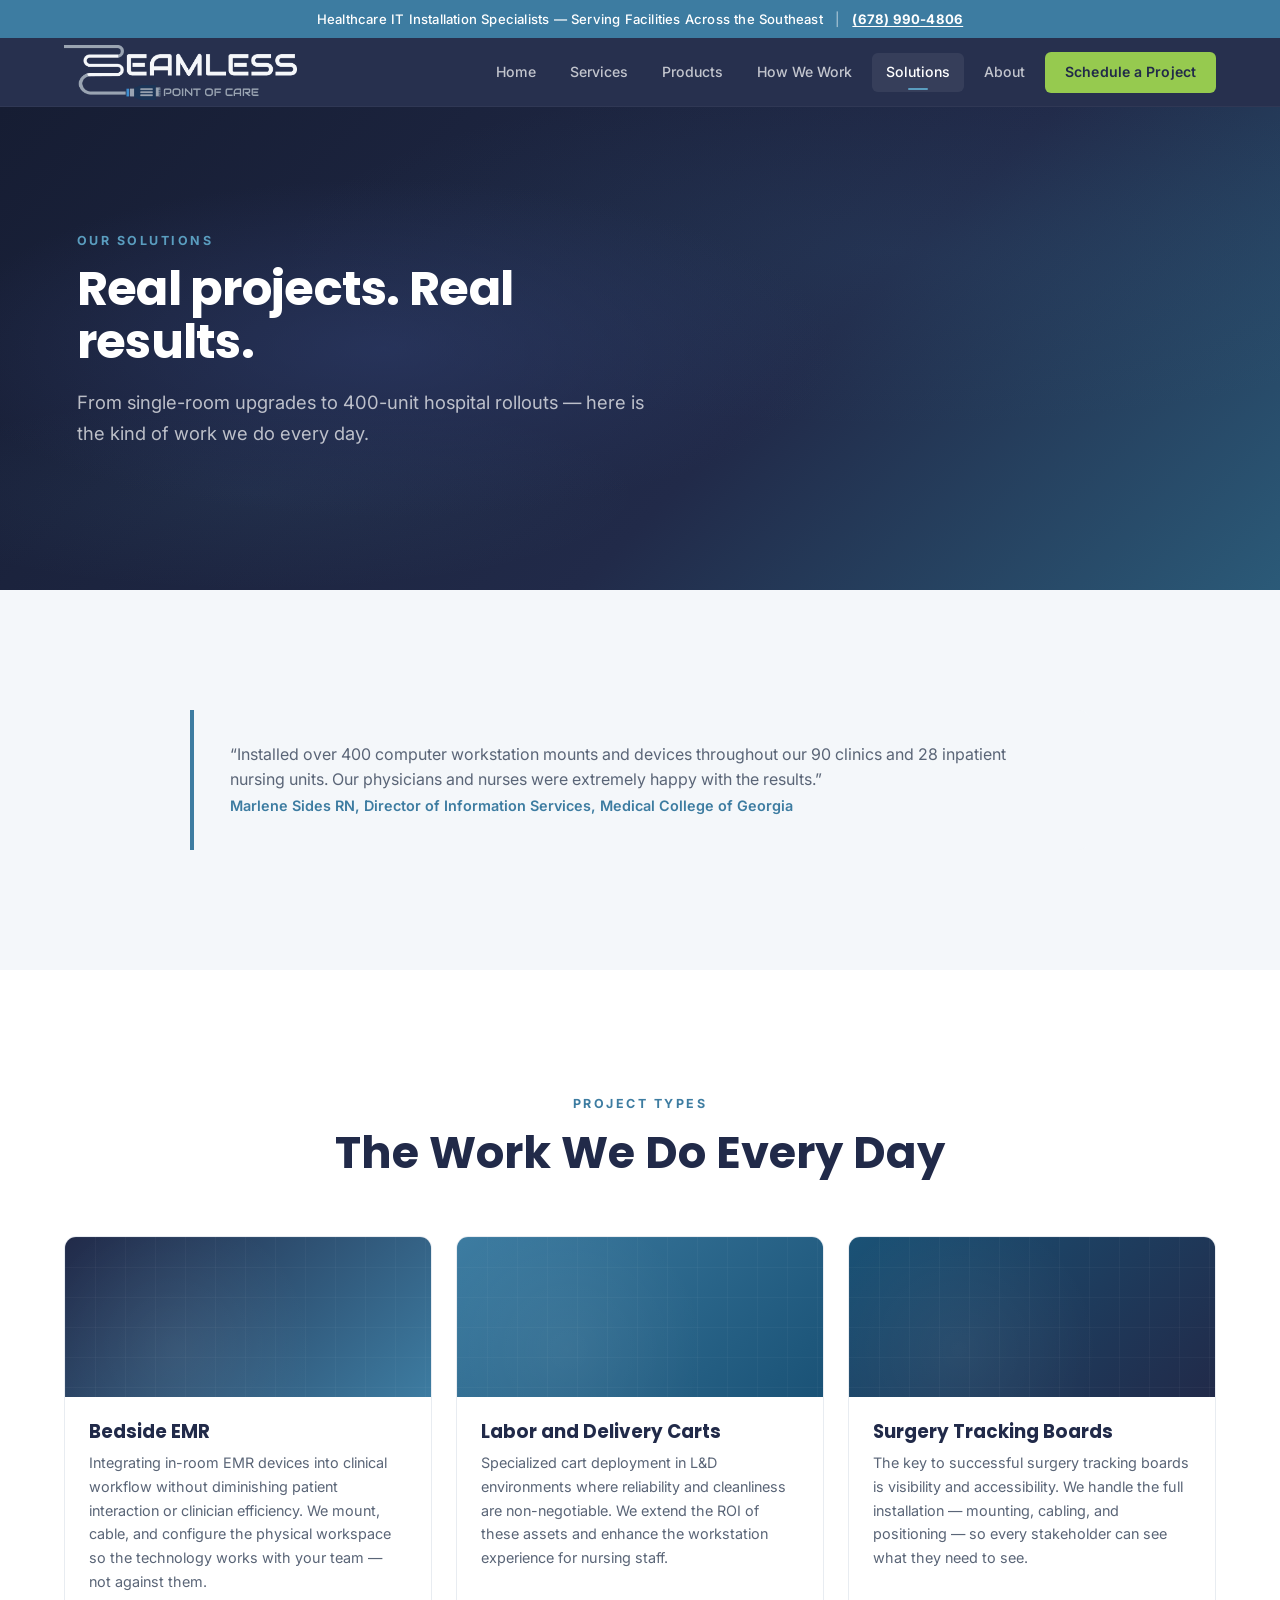
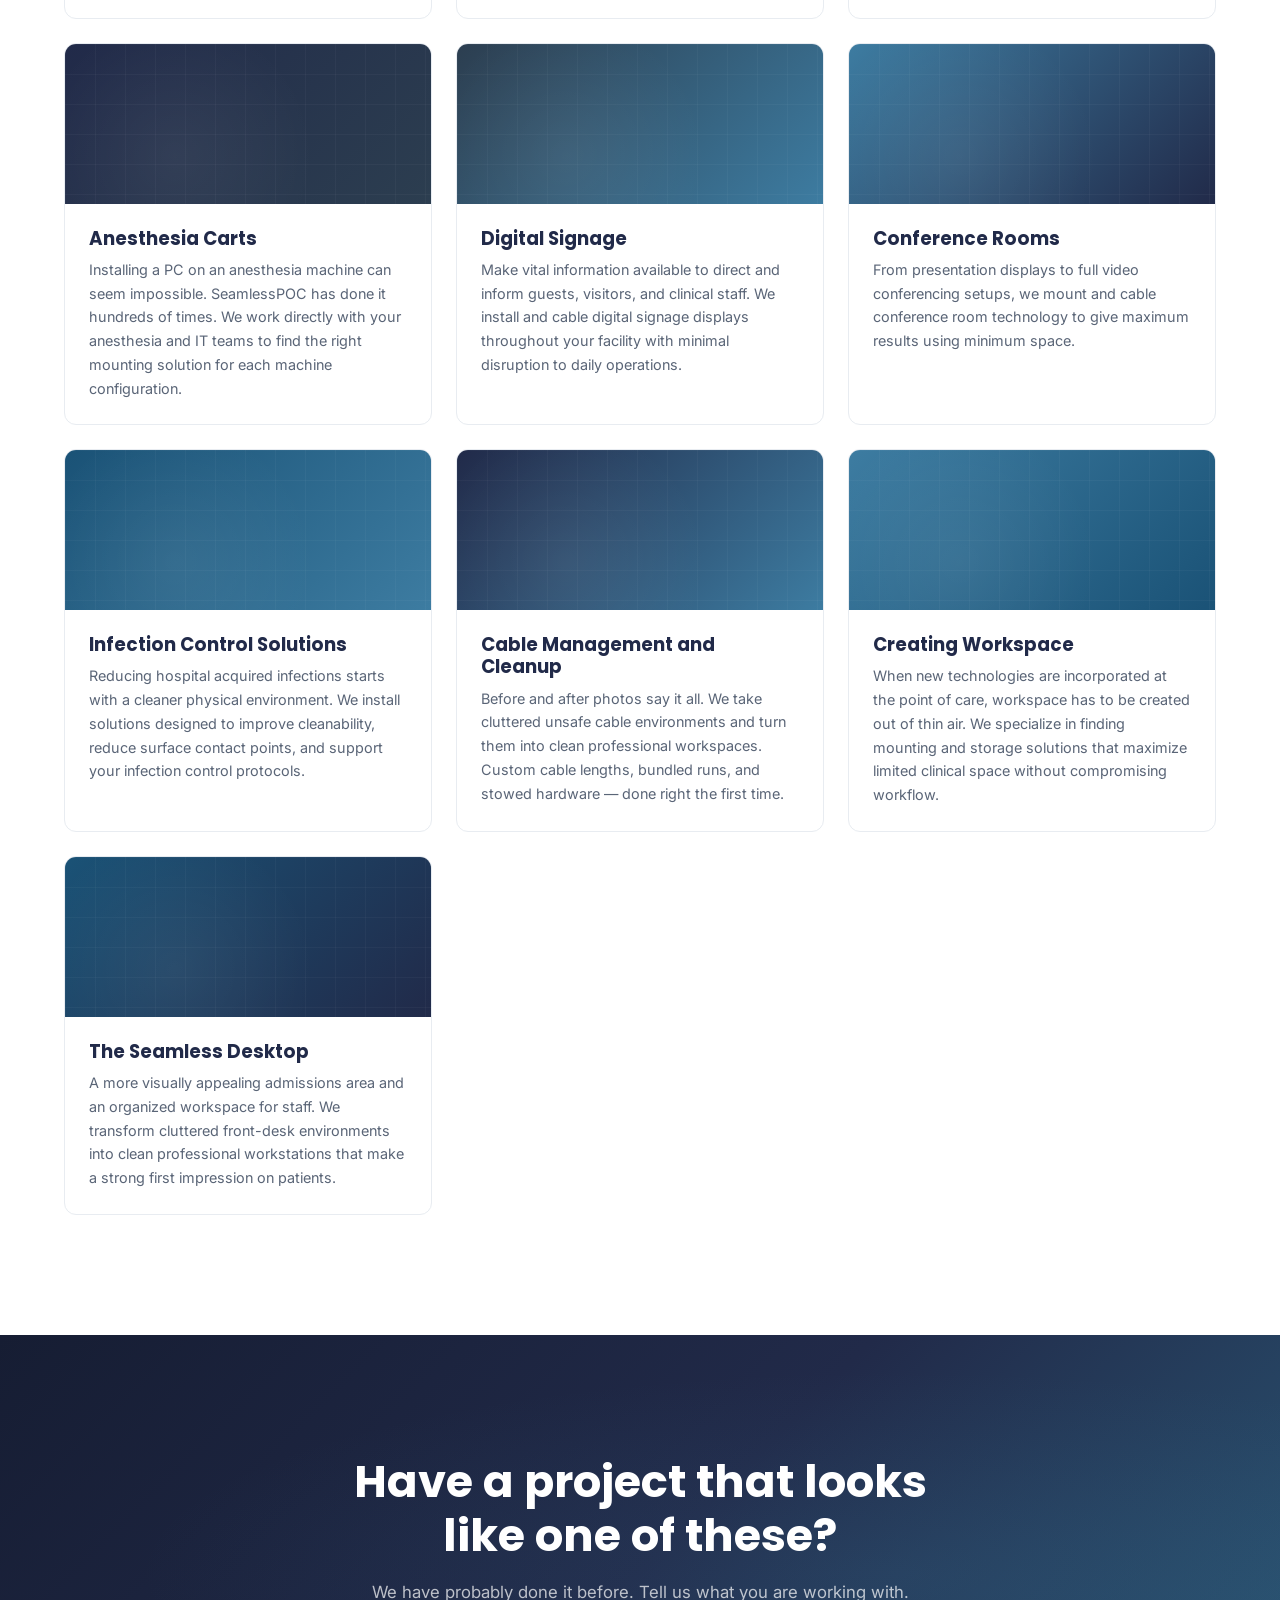
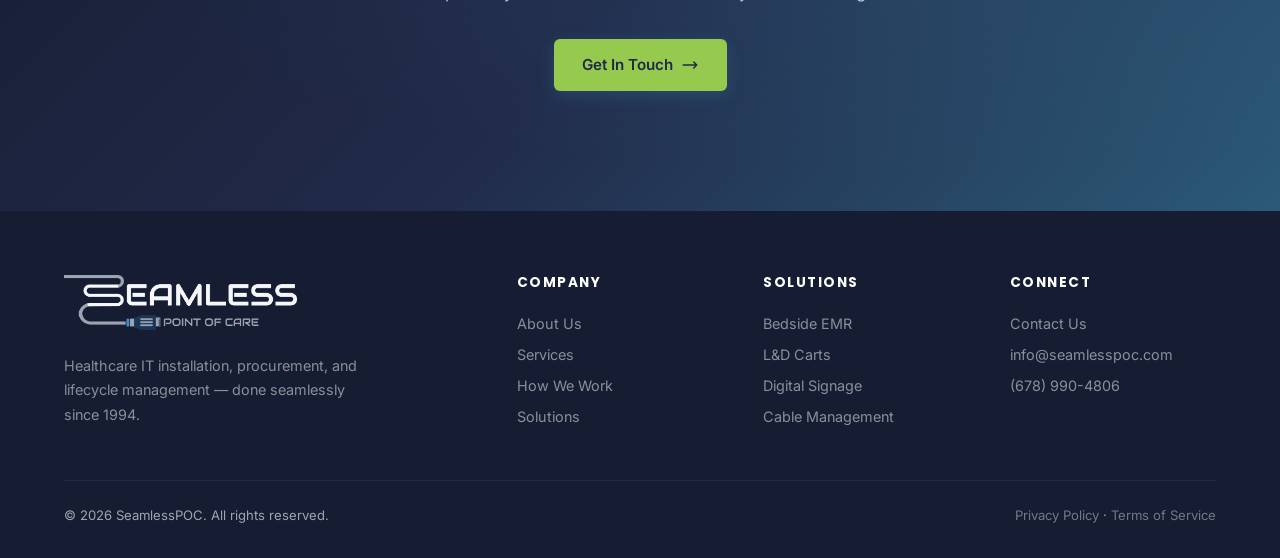
<file: newdeploy/solutions.html>
<!DOCTYPE html>
<html lang="en">
<head>
  <meta charset="UTF-8">
  <meta name="viewport" content="width=device-width, initial-scale=1.0">
  <title>Solutions — SeamlessPOC</title>
  <meta name="description" content="From bedside EMR and L&D carts to cable management and full facility rollouts — see the healthcare IT projects we handle every day.">
  <link rel="preconnect" href="https://fonts.googleapis.com">
  <link rel="preconnect" href="https://fonts.gstatic.com" crossorigin>
  <link href="https://fonts.googleapis.com/css2?family=Inter:wght@400;500;600;700&family=Poppins:wght@600;700;800&display=swap" rel="stylesheet">
  <link rel="stylesheet" href="styles.css">
</head>
<body>

  <!-- Announcement Bar -->
  <div class="announcement-bar">
    Healthcare IT Installation Specialists — Serving Facilities Across the Southeast
    <span class="announcement-sep">|</span>
    <span class="announcement-mobile-break"></span>
    <a href="tel:+16789904806">(678) 990-4806</a>
  </div>

  <!-- Navigation -->
  <nav class="nav">
    <div class="container nav-inner">
      <a href="index.html" class="nav-logo"><img src="spoclogo.png" alt="SeamlessPOC" height="55"></a>
      <div class="nav-links">
        <a href="index.html">Home</a>
        <a href="services.html">Services</a>
        <a href="equipment.html">Products</a>
        <a href="how-we-work.html">How We Work</a>
        <a href="solutions.html" class="active">Solutions</a>
        <a href="about.html">About</a>
        <a href="contact.html" class="nav-cta">Schedule a Project</a>
      </div>
      <button class="nav-toggle" aria-label="Toggle menu">
        <span></span><span></span><span></span>
      </button>
    </div>
    <div class="mobile-menu">
      <a href="index.html">Home</a>
      <a href="services.html">Services</a>
      <a href="equipment.html">Products</a>
      <a href="how-we-work.html">How We Work</a>
      <a href="solutions.html" class="active">Solutions</a>
      <a href="about.html">About</a>
      <a href="contact.html" class="nav-cta-mobile">Schedule a Project</a>
    </div>
  </nav>

  <!-- Hero -->
  <section class="hero hero-page">
    <div class="hero-grid"></div>
    <div class="container hero-content">
      <div class="section-tag" style="color: var(--accent-light);">Our Solutions</div>
      <h1>Real projects. Real results.</h1>
      <p>From single-room upgrades to 400-unit hospital rollouts — here is the kind of work we do every day.</p>
    </div>
  </section>

  <!-- Marlene Sides Quote -->
  <section class="bg-off-white">
    <div class="container">
      <div class="quote-block reveal">
        <p>&ldquo;Installed over 400 computer workstation mounts and devices throughout our 90 clinics and 28 inpatient nursing units. Our physicians and nurses were extremely happy with the results.&rdquo;</p>
        <cite>Marlene Sides RN, Director of Information Services, Medical College of Georgia</cite>
      </div>
    </div>
  </section>

  <!-- Solution Cards -->
  <section>
    <div class="container">
      <div class="section-header reveal">
        <div class="section-tag">Project Types</div>
        <h2>The Work We Do Every Day</h2>
      </div>
      <div class="solution-grid">

        <div class="solution-card reveal">
          <div class="solution-card-img" style="background: linear-gradient(135deg, var(--navy) 0%, var(--accent) 100%);"></div>
          <div class="solution-card-body">
            <h3>Bedside EMR</h3>
            <p>Integrating in-room EMR devices into clinical workflow without diminishing patient interaction or clinician efficiency. We mount, cable, and configure the physical workspace so the technology works with your team — not against them.</p>
          </div>
        </div>

        <div class="solution-card reveal reveal-delay-1">
          <div class="solution-card-img" style="background: linear-gradient(135deg, var(--accent) 0%, #1a5276 100%);"></div>
          <div class="solution-card-body">
            <h3>Labor and Delivery Carts</h3>
            <p>Specialized cart deployment in L&amp;D environments where reliability and cleanliness are non-negotiable. We extend the ROI of these assets and enhance the workstation experience for nursing staff.</p>
          </div>
        </div>

        <div class="solution-card reveal reveal-delay-2">
          <div class="solution-card-img" style="background: linear-gradient(135deg, #1a5276 0%, var(--navy) 100%);"></div>
          <div class="solution-card-body">
            <h3>Surgery Tracking Boards</h3>
            <p>The key to successful surgery tracking boards is visibility and accessibility. We handle the full installation — mounting, cabling, and positioning — so every stakeholder can see what they need to see.</p>
          </div>
        </div>

        <div class="solution-card reveal">
          <div class="solution-card-img" style="background: linear-gradient(135deg, var(--navy) 0%, #2c3e50 100%);"></div>
          <div class="solution-card-body">
            <h3>Anesthesia Carts</h3>
            <p>Installing a PC on an anesthesia machine can seem impossible. SeamlessPOC has done it hundreds of times. We work directly with your anesthesia and IT teams to find the right mounting solution for each machine configuration.</p>
          </div>
        </div>

        <div class="solution-card reveal reveal-delay-1">
          <div class="solution-card-img" style="background: linear-gradient(135deg, #2c3e50 0%, var(--accent) 100%);"></div>
          <div class="solution-card-body">
            <h3>Digital Signage</h3>
            <p>Make vital information available to direct and inform guests, visitors, and clinical staff. We install and cable digital signage displays throughout your facility with minimal disruption to daily operations.</p>
          </div>
        </div>

        <div class="solution-card reveal reveal-delay-2">
          <div class="solution-card-img" style="background: linear-gradient(135deg, var(--accent) 0%, var(--navy) 100%);"></div>
          <div class="solution-card-body">
            <h3>Conference Rooms</h3>
            <p>From presentation displays to full video conferencing setups, we mount and cable conference room technology to give maximum results using minimum space.</p>
          </div>
        </div>

        <div class="solution-card reveal">
          <div class="solution-card-img" style="background: linear-gradient(135deg, #1a5276 0%, var(--accent) 100%);"></div>
          <div class="solution-card-body">
            <h3>Infection Control Solutions</h3>
            <p>Reducing hospital acquired infections starts with a cleaner physical environment. We install solutions designed to improve cleanability, reduce surface contact points, and support your infection control protocols.</p>
          </div>
        </div>

        <div class="solution-card reveal reveal-delay-1">
          <div class="solution-card-img" style="background: linear-gradient(135deg, var(--navy) 0%, var(--accent) 100%);"></div>
          <div class="solution-card-body">
            <h3>Cable Management and Cleanup</h3>
            <p>Before and after photos say it all. We take cluttered unsafe cable environments and turn them into clean professional workspaces. Custom cable lengths, bundled runs, and stowed hardware — done right the first time.</p>
          </div>
        </div>

        <div class="solution-card reveal reveal-delay-2">
          <div class="solution-card-img" style="background: linear-gradient(135deg, var(--accent) 0%, #1a5276 100%);"></div>
          <div class="solution-card-body">
            <h3>Creating Workspace</h3>
            <p>When new technologies are incorporated at the point of care, workspace has to be created out of thin air. We specialize in finding mounting and storage solutions that maximize limited clinical space without compromising workflow.</p>
          </div>
        </div>

        <div class="solution-card reveal">
          <div class="solution-card-img" style="background: linear-gradient(135deg, #1a5276 0%, var(--navy) 100%);"></div>
          <div class="solution-card-body">
            <h3>The Seamless Desktop</h3>
            <p>A more visually appealing admissions area and an organized workspace for staff. We transform cluttered front-desk environments into clean professional workstations that make a strong first impression on patients.</p>
          </div>
        </div>

      </div>
    </div>
  </section>

  <!-- CTA -->
  <section class="cta-banner">
    <div class="container">
      <div class="cta-inner reveal">
        <h2>Have a project that looks like one of these?</h2>
        <p>We have probably done it before. Tell us what you are working with.</p>
        <a href="contact.html" class="btn btn-primary">
          Get In Touch
          <svg xmlns="http://www.w3.org/2000/svg" fill="none" viewBox="0 0 24 24" stroke="currentColor" stroke-width="2"><path stroke-linecap="round" stroke-linejoin="round" d="M17 8l4 4m0 0l-4 4m4-4H3"/></svg>
        </a>
      </div>
    </div>
  </section>

  <!-- Footer -->
  <footer class="footer">
    <div class="container">
      <div class="footer-grid">
        <div class="footer-brand">
          <a href="index.html" class="nav-logo"><img src="spoclogo.png" alt="SeamlessPOC" height="55"></a>
          <p>Healthcare IT installation, procurement, and lifecycle management — done seamlessly since 1994.</p>
        </div>
        <div>
          <h4>Company</h4>
          <div class="footer-links">
            <a href="about.html">About Us</a>
            <a href="services.html">Services</a>
            <a href="how-we-work.html">How We Work</a>
            <a href="solutions.html">Solutions</a>
          </div>
        </div>
        <div>
          <h4>Solutions</h4>
          <div class="footer-links">
            <a href="solutions.html">Bedside EMR</a>
            <a href="solutions.html">L&amp;D Carts</a>
            <a href="solutions.html">Digital Signage</a>
            <a href="solutions.html">Cable Management</a>
          </div>
        </div>
        <div>
          <h4>Connect</h4>
          <div class="footer-links">
            <a href="contact.html">Contact Us</a>
            <a href="mailto:info@seamlesspoc.com">info@seamlesspoc.com</a>
            <a href="tel:+16789904806">(678) 990-4806</a>
          </div>
        </div>
      </div>
      <div class="footer-bottom">
        <span>&copy; 2026 SeamlessPOC. All rights reserved.</span>
        <span><a href="#">Privacy Policy</a> &middot; <a href="#">Terms of Service</a></span>
      </div>
    </div>
  </footer>

  <script src="script.js"></script>
</body>
</html>
</file>
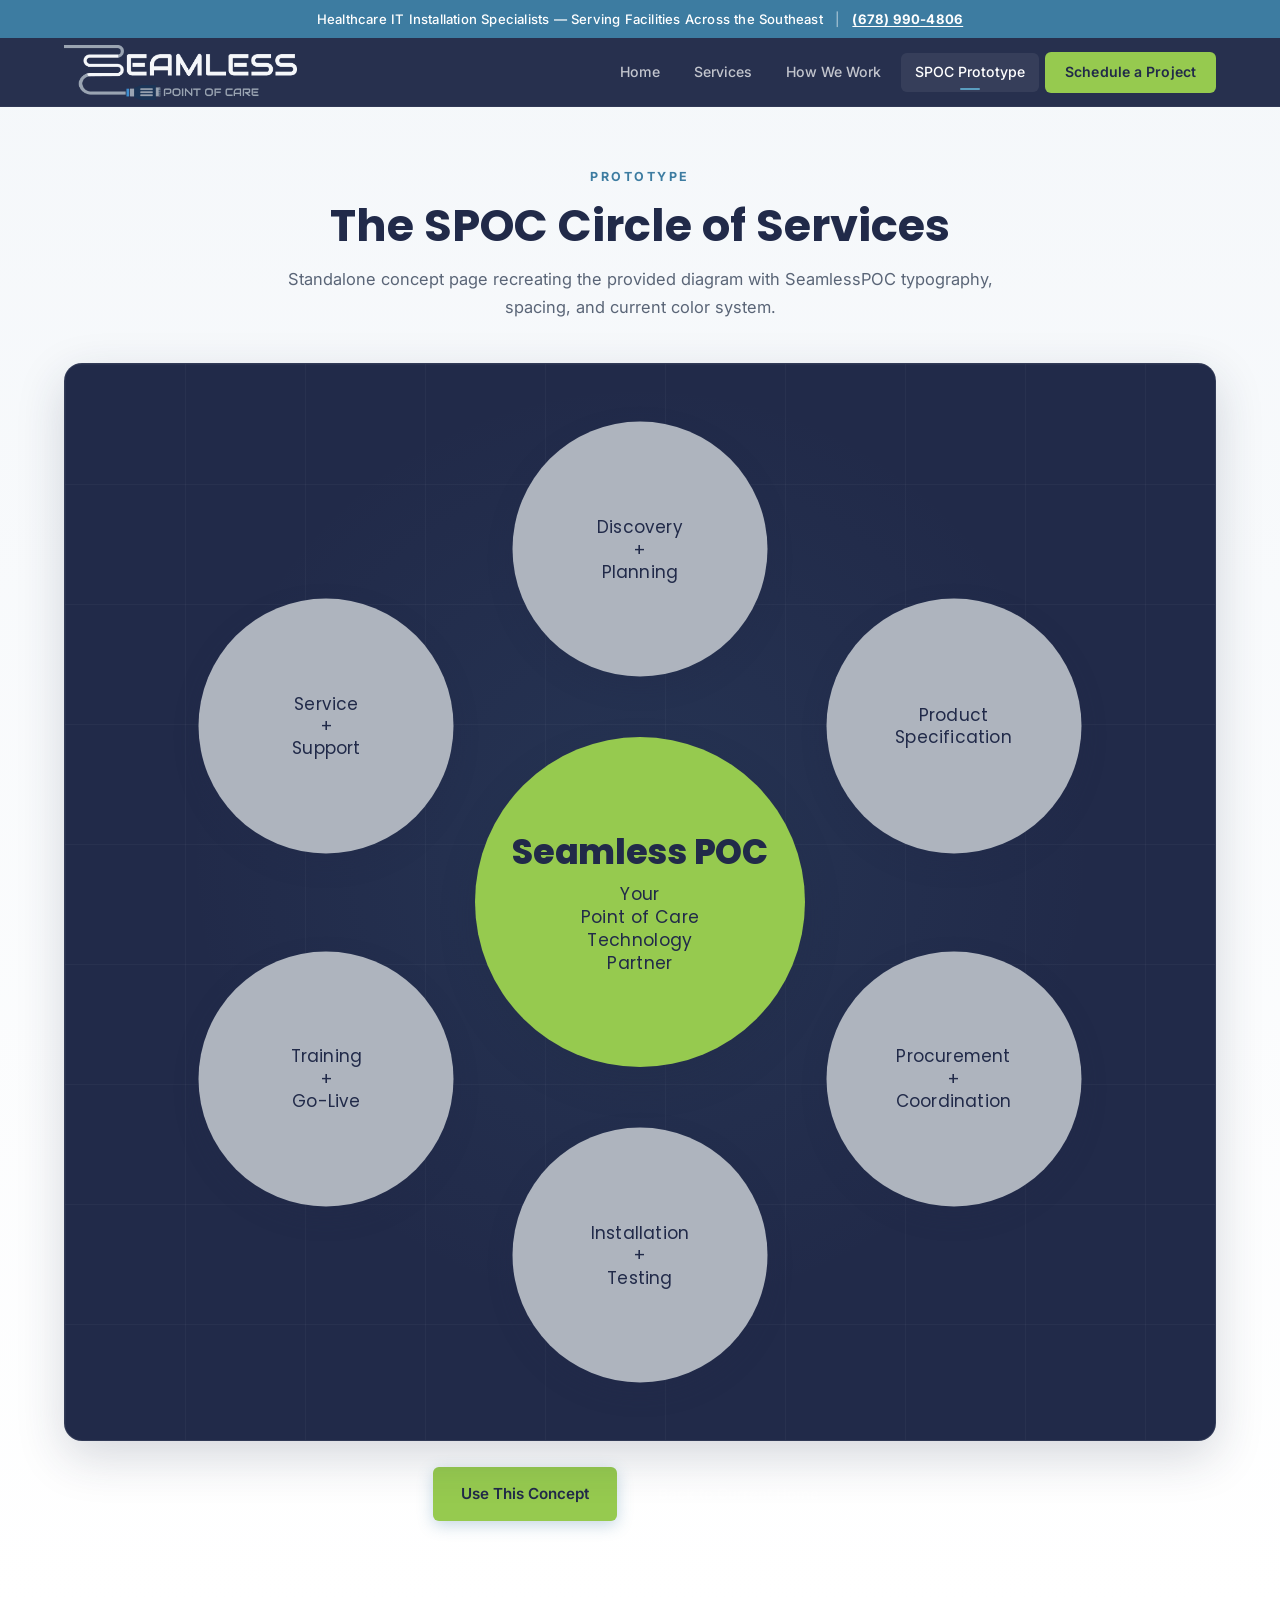
<file: newdeploy/spoc-circle-prototype.html>
<!DOCTYPE html>
<html lang="en">
<head>
  <meta charset="UTF-8">
  <meta name="viewport" content="width=device-width, initial-scale=1.0">
  <title>SPOC Circle Prototype — SeamlessPOC</title>
  <meta name="description" content="Prototype page recreating the SPOC services circle graphic in the SeamlessPOC visual style.">
  <link rel="preconnect" href="https://fonts.googleapis.com">
  <link rel="preconnect" href="https://fonts.gstatic.com" crossorigin>
  <link href="https://fonts.googleapis.com/css2?family=Inter:wght@400;500;600;700;800&family=Poppins:wght@600;700;800&display=swap" rel="stylesheet">
  <link rel="stylesheet" href="styles.css">
  <style>
    .spoc-proto-page {
      background: linear-gradient(180deg, var(--off-white) 0%, #ffffff 100%);
      min-height: 100vh;
    }

    .spoc-proto-hero {
      padding: 56px 0 32px;
      text-align: center;
    }

    .spoc-proto-hero h1 {
      font-size: clamp(1.9rem, 4vw, 2.8rem);
      margin-bottom: 12px;
    }

    .spoc-proto-hero p {
      max-width: 760px;
      margin: 0 auto;
      font-size: 1.03rem;
      line-height: 1.7;
    }

    .spoc-diagram-shell {
      background: var(--navy);
      border-radius: 18px;
      padding: clamp(24px, 4vw, 48px);
      box-shadow: var(--shadow-xl);
      border: 1px solid rgba(255, 255, 255, 0.08);
      overflow: hidden;
      position: relative;
    }

    .spoc-diagram-shell::before {
      content: "";
      position: absolute;
      inset: 0;
      background:
        radial-gradient(ellipse at 50% 45%, rgba(90, 157, 191, 0.09), transparent 56%),
        linear-gradient(rgba(255, 255, 255, 0.03) 1px, transparent 1px),
        linear-gradient(90deg, rgba(255, 255, 255, 0.03) 1px, transparent 1px);
      background-size: auto, 120px 120px, 120px 120px;
      pointer-events: none;
    }

    .spoc-diagram {
      position: relative;
      width: min(980px, 100%);
      margin: 0 auto;
      aspect-ratio: 1 / 1;
      z-index: 2;
    }

    .spoc-node {
      position: absolute;
      transform: translate(-50%, -50%);
      width: clamp(162px, 23vw, 255px);
      height: clamp(162px, 23vw, 255px);
      border-radius: 50%;
      background: #aeb4be;
      color: var(--navy);
      display: flex;
      align-items: center;
      justify-content: center;
      text-align: center;
      font-family: 'Poppins', sans-serif;
      font-size: clamp(1rem, 2.2vw, 1.06rem);
      line-height: 1.32;
      letter-spacing: 0.2px;
      box-shadow: 0 10px 24px rgba(33, 42, 73, 0.26);
      padding: 18px;
    }

    .spoc-node.center {
      width: clamp(200px, 30vw, 330px);
      height: clamp(200px, 30vw, 330px);
      background: #96ca4f;
      font-size: clamp(1.02rem, 2.4vw, 1.08rem);
      box-shadow: 0 16px 34px rgba(33, 42, 73, 0.32);
      letter-spacing: 0.35px;
    }

    .spoc-node.center strong {
      display: block;
      font-size: clamp(1.45rem, 3.8vw, 2.15rem);
      margin-bottom: 8px;
      font-weight: 800;
      letter-spacing: -0.3px;
    }

    .spoc-node.top { top: 14%; left: 50%; }
    .spoc-node.top-right { top: 32%; left: 82%; }
    .spoc-node.bottom-right { top: 68%; left: 82%; }
    .spoc-node.bottom { top: 86%; left: 50%; }
    .spoc-node.bottom-left { top: 68%; left: 18%; }
    .spoc-node.top-left { top: 32%; left: 18%; }
    .spoc-node.center { top: 50%; left: 50%; }

    .spoc-actions {
      display: flex;
      justify-content: center;
      gap: 12px;
      flex-wrap: wrap;
      margin-top: 26px;
    }

    @media (max-width: 760px) {
      .spoc-diagram {
        aspect-ratio: auto;
        display: grid;
        grid-template-columns: repeat(2, minmax(130px, 1fr));
        gap: 14px;
      }

      .spoc-node {
        position: static;
        transform: none;
        width: 100%;
        height: 148px;
      }

      .spoc-node.center {
        grid-column: 1 / -1;
        height: 182px;
        order: -1;
      }
    }
  </style>
</head>
<body class="spoc-proto-page">
  <div class="announcement-bar">
    Healthcare IT Installation Specialists — Serving Facilities Across the Southeast
    <span class="announcement-sep">|</span>
    <span class="announcement-mobile-break"></span>
    <a href="tel:+16789904806">(678) 990-4806</a>
  </div>

  <nav class="nav">
    <div class="container nav-inner">
      <a href="index.html" class="nav-logo"><img src="spoclogo.png" alt="SeamlessPOC" height="55"></a>
      <div class="nav-links">
        <a href="index.html">Home</a>
        <a href="services.html">Services</a>
        <a href="how-we-work.html">How We Work</a>
        <a href="spoc-circle-prototype.html" class="active">SPOC Prototype</a>
        <a href="contact.html" class="nav-cta">Schedule a Project</a>
      </div>
      <button class="nav-toggle" aria-label="Toggle menu">
        <span></span><span></span><span></span>
      </button>
    </div>
    <div class="mobile-menu">
      <a href="index.html">Home</a>
      <a href="services.html">Services</a>
      <a href="how-we-work.html">How We Work</a>
      <a href="spoc-circle-prototype.html" class="active">SPOC Prototype</a>
      <a href="contact.html" class="nav-cta-mobile">Schedule a Project</a>
    </div>
  </nav>

  <section class="spoc-proto-hero">
    <div class="container">
      <div class="section-tag" style="display:inline-block;">Prototype</div>
      <h1>The SPOC Circle of Services</h1>
      <p>Standalone concept page recreating the provided diagram with SeamlessPOC typography, spacing, and current color system.</p>
    </div>
  </section>

  <section style="padding-top: 10px; padding-bottom: 80px;">
    <div class="container">
      <div class="spoc-diagram-shell reveal visible">
        <div class="spoc-diagram">
          <div class="spoc-node top">Discovery<br>+<br>Planning</div>
          <div class="spoc-node top-right">Product<br>Specification</div>
          <div class="spoc-node bottom-right">Procurement<br>+<br>Coordination</div>
          <div class="spoc-node bottom">Installation<br>+<br>Testing</div>
          <div class="spoc-node bottom-left">Training<br>+<br>Go-Live</div>
          <div class="spoc-node top-left">Service<br>+<br>Support</div>
          <div class="spoc-node center"><div><strong>Seamless POC</strong>Your<br>Point of Care<br>Technology<br>Partner</div></div>
        </div>
      </div>

      <div class="spoc-actions">
        <a href="contact.html" class="btn btn-primary">Use This Concept</a>
        <a href="index.html" class="btn btn-secondary">Back to Current Home</a>
      </div>
    </div>
  </section>

  <script src="script.js"></script>
</body>
</html>
</file>
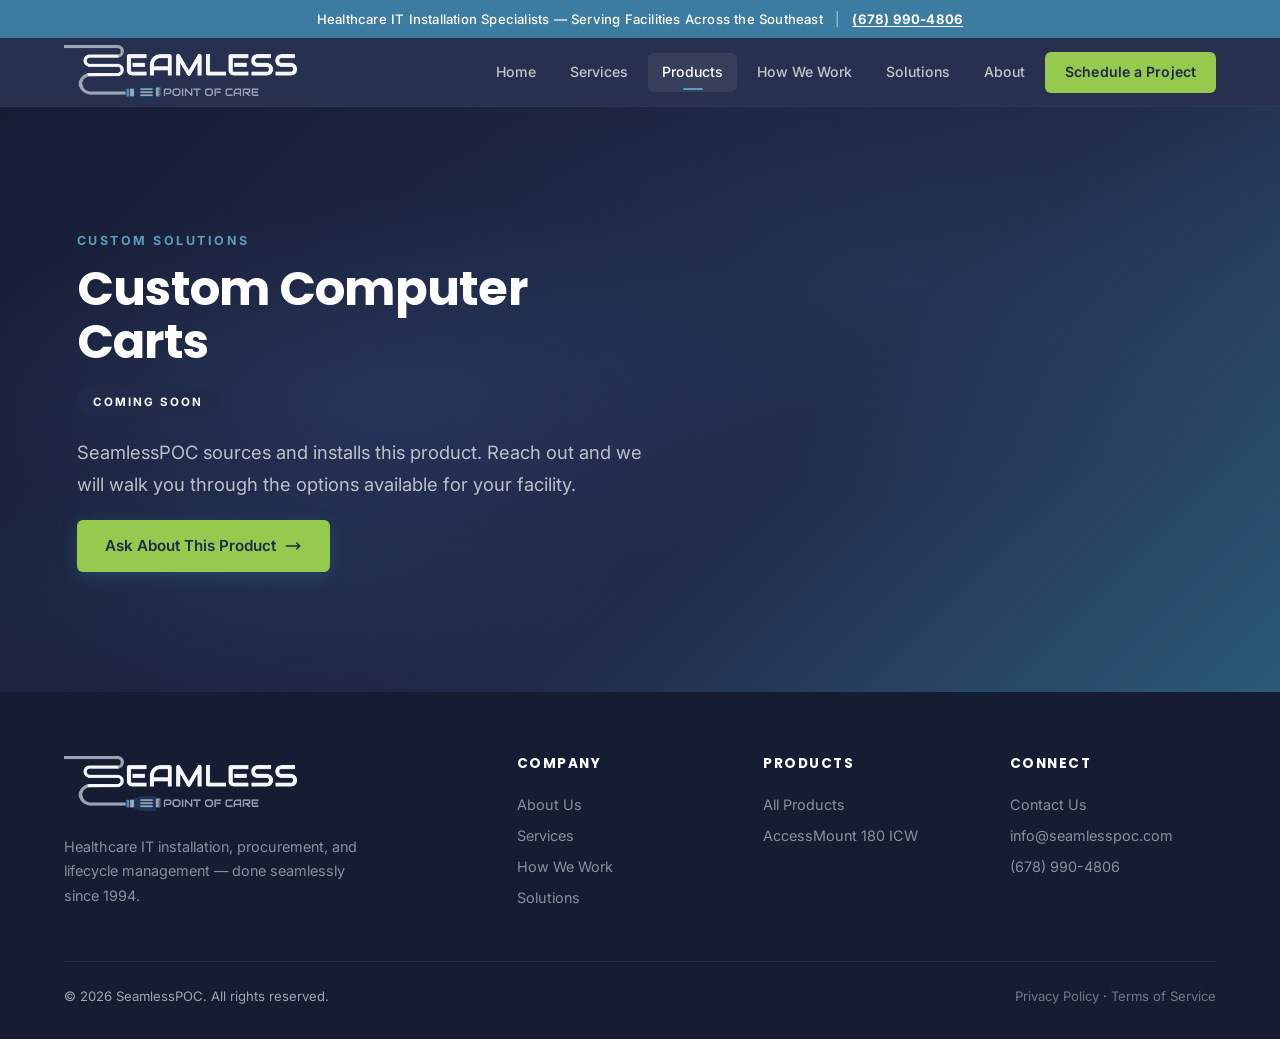
<file: newdeploy/equipment/custom-computer-carts.html>
<!DOCTYPE html>
<html lang="en">
<head>
  <meta charset="UTF-8">
  <meta name="viewport" content="width=device-width, initial-scale=1.0">
  <title>Custom Computer Carts — SeamlessPOC</title>
  <meta name="description" content="Custom Computer Carts — sourced and installed by SeamlessPOC for healthcare IT environments.">
  <link rel="preconnect" href="https://fonts.googleapis.com">
  <link rel="preconnect" href="https://fonts.gstatic.com" crossorigin>
  <link href="https://fonts.googleapis.com/css2?family=Inter:wght@400;500;600;700&family=Poppins:wght@600;700;800&display=swap" rel="stylesheet">
  <link rel="stylesheet" href="../styles.css">
</head>
<body>

  <!-- Announcement Bar -->
  <div class="announcement-bar">
    Healthcare IT Installation Specialists — Serving Facilities Across the Southeast
    <span class="announcement-sep">|</span>
    <span class="announcement-mobile-break"></span>
    <a href="tel:+16789904806">(678) 990-4806</a>
  </div>

  <!-- Navigation -->
  <nav class="nav">
    <div class="container nav-inner">
      <a href="../index.html" class="nav-logo"><img src="../spoclogo.png" alt="SeamlessPOC" height="55"></a>
      <div class="nav-links">
        <a href="../index.html">Home</a>
        <a href="../services.html">Services</a>
        <a href="../equipment.html" class="active">Products</a>
        <a href="../how-we-work.html">How We Work</a>
        <a href="../solutions.html">Solutions</a>
        <a href="../about.html">About</a>
        <a href="../contact.html" class="nav-cta">Schedule a Project</a>
      </div>
      <button class="nav-toggle" aria-label="Toggle menu">
        <span></span><span></span><span></span>
      </button>
    </div>
    <div class="mobile-menu">
      <a href="../index.html">Home</a>
      <a href="../services.html">Services</a>
      <a href="../equipment.html">Products</a>
      <a href="../how-we-work.html">How We Work</a>
      <a href="../solutions.html">Solutions</a>
      <a href="../about.html">About</a>
      <a href="../contact.html" class="nav-cta-mobile">Schedule a Project</a>
    </div>
  </nav>

  <!-- Hero -->
  <section class="hero hero-page">
    <div class="hero-grid"></div>
    <div class="container hero-content">
      <div class="section-tag" style="color: var(--accent-light);">Custom Solutions</div>
      <h1>Custom Computer Carts</h1>
      <div style="display: inline-block; margin-bottom: 20px;"><span class="coming-soon-badge">Coming Soon</span></div>
      <p>SeamlessPOC sources and installs this product. Reach out and we will walk you through the options available for your facility.</p>
      <a href="../contact.html" class="btn btn-primary">
        Ask About This Product
        <svg xmlns="http://www.w3.org/2000/svg" fill="none" viewBox="0 0 24 24" stroke="currentColor" stroke-width="2"><path stroke-linecap="round" stroke-linejoin="round" d="M17 8l4 4m0 0l-4 4m4-4H3"/></svg>
      </a>
    </div>
  </section>

  <!-- Footer -->
  <footer class="footer">
    <div class="container">
      <div class="footer-grid">
        <div class="footer-brand">
          <a href="../index.html" class="nav-logo"><img src="../spoclogo.png" alt="SeamlessPOC" height="55"></a>
          <p>Healthcare IT installation, procurement, and lifecycle management — done seamlessly since 1994.</p>
        </div>
        <div>
          <h4>Company</h4>
          <div class="footer-links">
            <a href="../about.html">About Us</a>
            <a href="../services.html">Services</a>
            <a href="../how-we-work.html">How We Work</a>
            <a href="../solutions.html">Solutions</a>
          </div>
        </div>
        <div>
          <h4>Products</h4>
          <div class="footer-links">
            <a href="../equipment.html">All Products</a>
            <a href="accessmount-180.html">AccessMount 180 ICW</a>
          </div>
        </div>
        <div>
          <h4>Connect</h4>
          <div class="footer-links">
            <a href="../contact.html">Contact Us</a>
            <a href="mailto:info@seamlesspoc.com">info@seamlesspoc.com</a>
            <a href="tel:+16789904806">(678) 990-4806</a>
          </div>
        </div>
      </div>
      <div class="footer-bottom">
        <span>&copy; 2026 SeamlessPOC. All rights reserved.</span>
        <span><a href="#">Privacy Policy</a> &middot; <a href="#">Terms of Service</a></span>
      </div>
    </div>
  </footer>

  <script src="../script.js"></script>
</body>
</html>
</file>
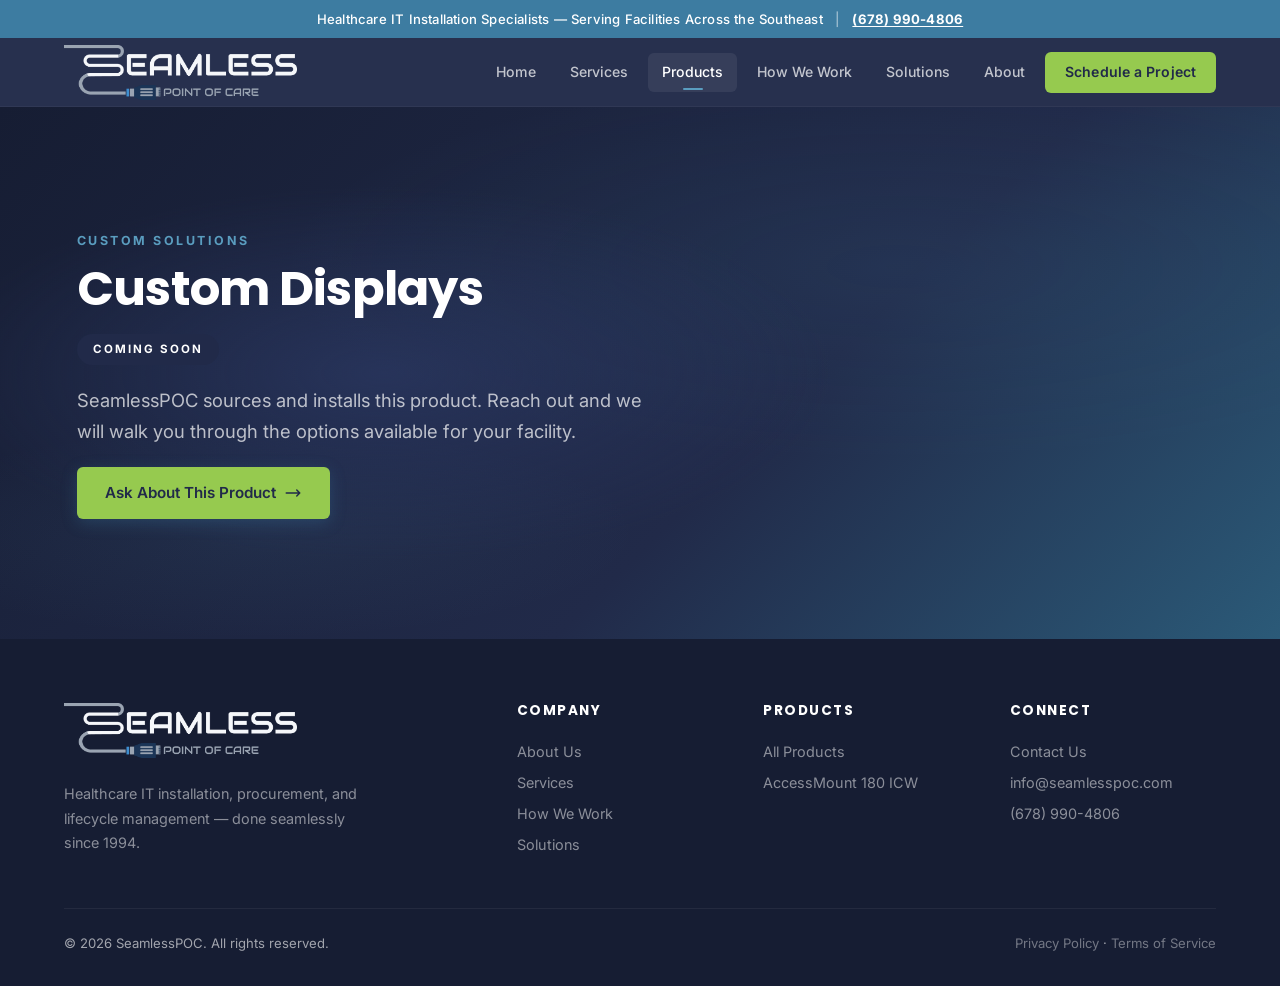
<file: newdeploy/equipment/custom-displays.html>
<!DOCTYPE html>
<html lang="en">
<head>
  <meta charset="UTF-8">
  <meta name="viewport" content="width=device-width, initial-scale=1.0">
  <title>Custom Displays — SeamlessPOC</title>
  <meta name="description" content="Custom Displays — sourced and installed by SeamlessPOC for healthcare IT environments.">
  <link rel="preconnect" href="https://fonts.googleapis.com">
  <link rel="preconnect" href="https://fonts.gstatic.com" crossorigin>
  <link href="https://fonts.googleapis.com/css2?family=Inter:wght@400;500;600;700&family=Poppins:wght@600;700;800&display=swap" rel="stylesheet">
  <link rel="stylesheet" href="../styles.css">
</head>
<body>

  <!-- Announcement Bar -->
  <div class="announcement-bar">
    Healthcare IT Installation Specialists — Serving Facilities Across the Southeast
    <span class="announcement-sep">|</span>
    <span class="announcement-mobile-break"></span>
    <a href="tel:+16789904806">(678) 990-4806</a>
  </div>

  <!-- Navigation -->
  <nav class="nav">
    <div class="container nav-inner">
      <a href="../index.html" class="nav-logo"><img src="../spoclogo.png" alt="SeamlessPOC" height="55"></a>
      <div class="nav-links">
        <a href="../index.html">Home</a>
        <a href="../services.html">Services</a>
        <a href="../equipment.html" class="active">Products</a>
        <a href="../how-we-work.html">How We Work</a>
        <a href="../solutions.html">Solutions</a>
        <a href="../about.html">About</a>
        <a href="../contact.html" class="nav-cta">Schedule a Project</a>
      </div>
      <button class="nav-toggle" aria-label="Toggle menu">
        <span></span><span></span><span></span>
      </button>
    </div>
    <div class="mobile-menu">
      <a href="../index.html">Home</a>
      <a href="../services.html">Services</a>
      <a href="../equipment.html">Products</a>
      <a href="../how-we-work.html">How We Work</a>
      <a href="../solutions.html">Solutions</a>
      <a href="../about.html">About</a>
      <a href="../contact.html" class="nav-cta-mobile">Schedule a Project</a>
    </div>
  </nav>

  <!-- Hero -->
  <section class="hero hero-page">
    <div class="hero-grid"></div>
    <div class="container hero-content">
      <div class="section-tag" style="color: var(--accent-light);">Custom Solutions</div>
      <h1>Custom Displays</h1>
      <div style="display: inline-block; margin-bottom: 20px;"><span class="coming-soon-badge">Coming Soon</span></div>
      <p>SeamlessPOC sources and installs this product. Reach out and we will walk you through the options available for your facility.</p>
      <a href="../contact.html" class="btn btn-primary">
        Ask About This Product
        <svg xmlns="http://www.w3.org/2000/svg" fill="none" viewBox="0 0 24 24" stroke="currentColor" stroke-width="2"><path stroke-linecap="round" stroke-linejoin="round" d="M17 8l4 4m0 0l-4 4m4-4H3"/></svg>
      </a>
    </div>
  </section>

  <!-- Footer -->
  <footer class="footer">
    <div class="container">
      <div class="footer-grid">
        <div class="footer-brand">
          <a href="../index.html" class="nav-logo"><img src="../spoclogo.png" alt="SeamlessPOC" height="55"></a>
          <p>Healthcare IT installation, procurement, and lifecycle management — done seamlessly since 1994.</p>
        </div>
        <div>
          <h4>Company</h4>
          <div class="footer-links">
            <a href="../about.html">About Us</a>
            <a href="../services.html">Services</a>
            <a href="../how-we-work.html">How We Work</a>
            <a href="../solutions.html">Solutions</a>
          </div>
        </div>
        <div>
          <h4>Products</h4>
          <div class="footer-links">
            <a href="../equipment.html">All Products</a>
            <a href="accessmount-180.html">AccessMount 180 ICW</a>
          </div>
        </div>
        <div>
          <h4>Connect</h4>
          <div class="footer-links">
            <a href="../contact.html">Contact Us</a>
            <a href="mailto:info@seamlesspoc.com">info@seamlesspoc.com</a>
            <a href="tel:+16789904806">(678) 990-4806</a>
          </div>
        </div>
      </div>
      <div class="footer-bottom">
        <span>&copy; 2026 SeamlessPOC. All rights reserved.</span>
        <span><a href="#">Privacy Policy</a> &middot; <a href="#">Terms of Service</a></span>
      </div>
    </div>
  </footer>

  <script src="../script.js"></script>
</body>
</html>
</file>
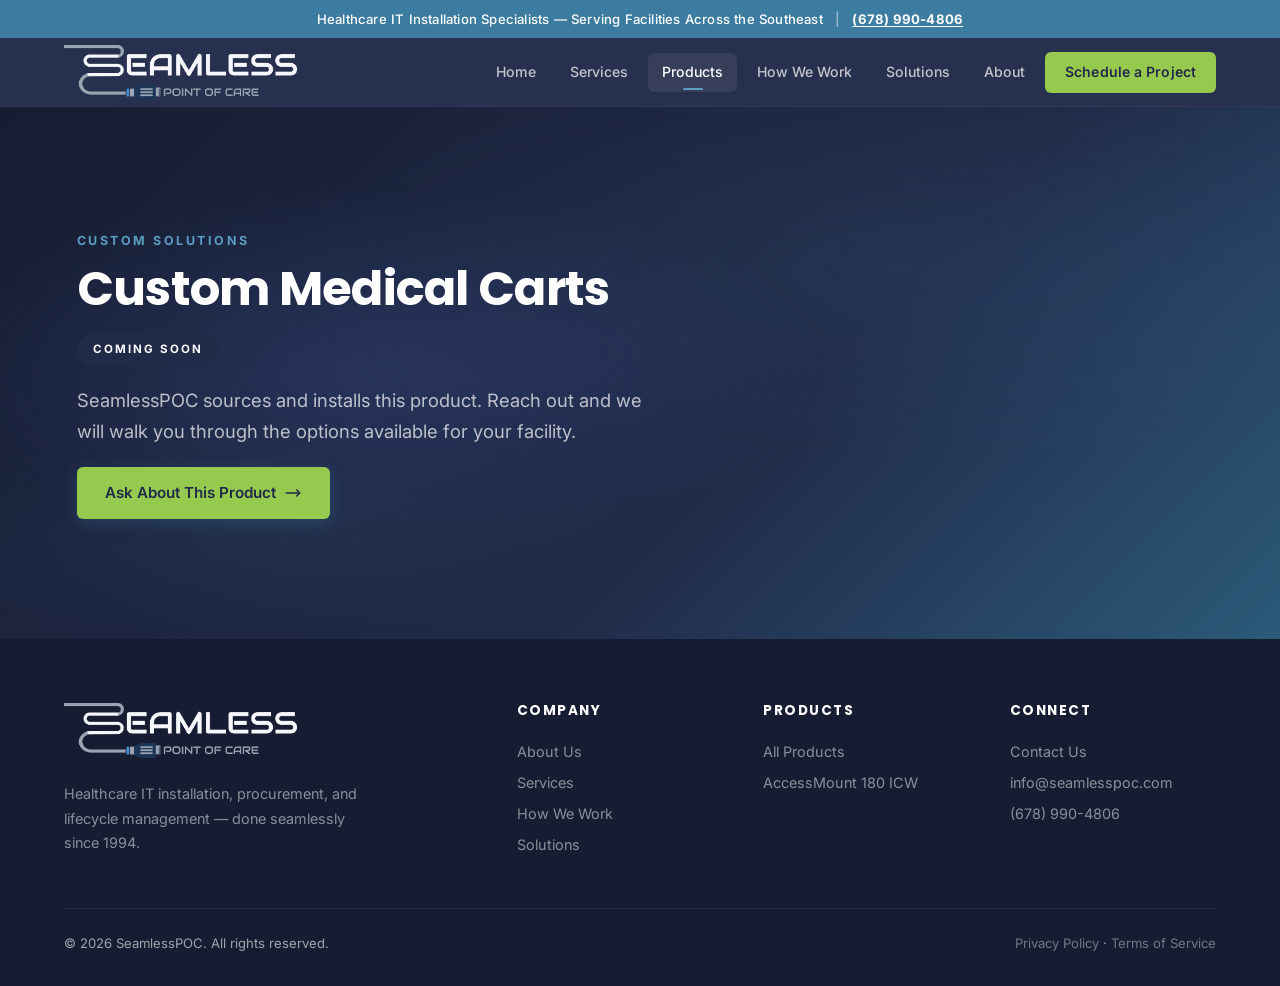
<file: newdeploy/equipment/custom-medical-carts.html>
<!DOCTYPE html>
<html lang="en">
<head>
  <meta charset="UTF-8">
  <meta name="viewport" content="width=device-width, initial-scale=1.0">
  <title>Custom Medical Carts — SeamlessPOC</title>
  <meta name="description" content="Custom Medical Carts — sourced and installed by SeamlessPOC for healthcare IT environments.">
  <link rel="preconnect" href="https://fonts.googleapis.com">
  <link rel="preconnect" href="https://fonts.gstatic.com" crossorigin>
  <link href="https://fonts.googleapis.com/css2?family=Inter:wght@400;500;600;700&family=Poppins:wght@600;700;800&display=swap" rel="stylesheet">
  <link rel="stylesheet" href="../styles.css">
</head>
<body>

  <!-- Announcement Bar -->
  <div class="announcement-bar">
    Healthcare IT Installation Specialists — Serving Facilities Across the Southeast
    <span class="announcement-sep">|</span>
    <span class="announcement-mobile-break"></span>
    <a href="tel:+16789904806">(678) 990-4806</a>
  </div>

  <!-- Navigation -->
  <nav class="nav">
    <div class="container nav-inner">
      <a href="../index.html" class="nav-logo"><img src="../spoclogo.png" alt="SeamlessPOC" height="55"></a>
      <div class="nav-links">
        <a href="../index.html">Home</a>
        <a href="../services.html">Services</a>
        <a href="../equipment.html" class="active">Products</a>
        <a href="../how-we-work.html">How We Work</a>
        <a href="../solutions.html">Solutions</a>
        <a href="../about.html">About</a>
        <a href="../contact.html" class="nav-cta">Schedule a Project</a>
      </div>
      <button class="nav-toggle" aria-label="Toggle menu">
        <span></span><span></span><span></span>
      </button>
    </div>
    <div class="mobile-menu">
      <a href="../index.html">Home</a>
      <a href="../services.html">Services</a>
      <a href="../equipment.html">Products</a>
      <a href="../how-we-work.html">How We Work</a>
      <a href="../solutions.html">Solutions</a>
      <a href="../about.html">About</a>
      <a href="../contact.html" class="nav-cta-mobile">Schedule a Project</a>
    </div>
  </nav>

  <!-- Hero -->
  <section class="hero hero-page">
    <div class="hero-grid"></div>
    <div class="container hero-content">
      <div class="section-tag" style="color: var(--accent-light);">Custom Solutions</div>
      <h1>Custom Medical Carts</h1>
      <div style="display: inline-block; margin-bottom: 20px;"><span class="coming-soon-badge">Coming Soon</span></div>
      <p>SeamlessPOC sources and installs this product. Reach out and we will walk you through the options available for your facility.</p>
      <a href="../contact.html" class="btn btn-primary">
        Ask About This Product
        <svg xmlns="http://www.w3.org/2000/svg" fill="none" viewBox="0 0 24 24" stroke="currentColor" stroke-width="2"><path stroke-linecap="round" stroke-linejoin="round" d="M17 8l4 4m0 0l-4 4m4-4H3"/></svg>
      </a>
    </div>
  </section>

  <!-- Footer -->
  <footer class="footer">
    <div class="container">
      <div class="footer-grid">
        <div class="footer-brand">
          <a href="../index.html" class="nav-logo"><img src="../spoclogo.png" alt="SeamlessPOC" height="55"></a>
          <p>Healthcare IT installation, procurement, and lifecycle management — done seamlessly since 1994.</p>
        </div>
        <div>
          <h4>Company</h4>
          <div class="footer-links">
            <a href="../about.html">About Us</a>
            <a href="../services.html">Services</a>
            <a href="../how-we-work.html">How We Work</a>
            <a href="../solutions.html">Solutions</a>
          </div>
        </div>
        <div>
          <h4>Products</h4>
          <div class="footer-links">
            <a href="../equipment.html">All Products</a>
            <a href="accessmount-180.html">AccessMount 180 ICW</a>
          </div>
        </div>
        <div>
          <h4>Connect</h4>
          <div class="footer-links">
            <a href="../contact.html">Contact Us</a>
            <a href="mailto:info@seamlesspoc.com">info@seamlesspoc.com</a>
            <a href="tel:+16789904806">(678) 990-4806</a>
          </div>
        </div>
      </div>
      <div class="footer-bottom">
        <span>&copy; 2026 SeamlessPOC. All rights reserved.</span>
        <span><a href="#">Privacy Policy</a> &middot; <a href="#">Terms of Service</a></span>
      </div>
    </div>
  </footer>

  <script src="../script.js"></script>
</body>
</html>
</file>
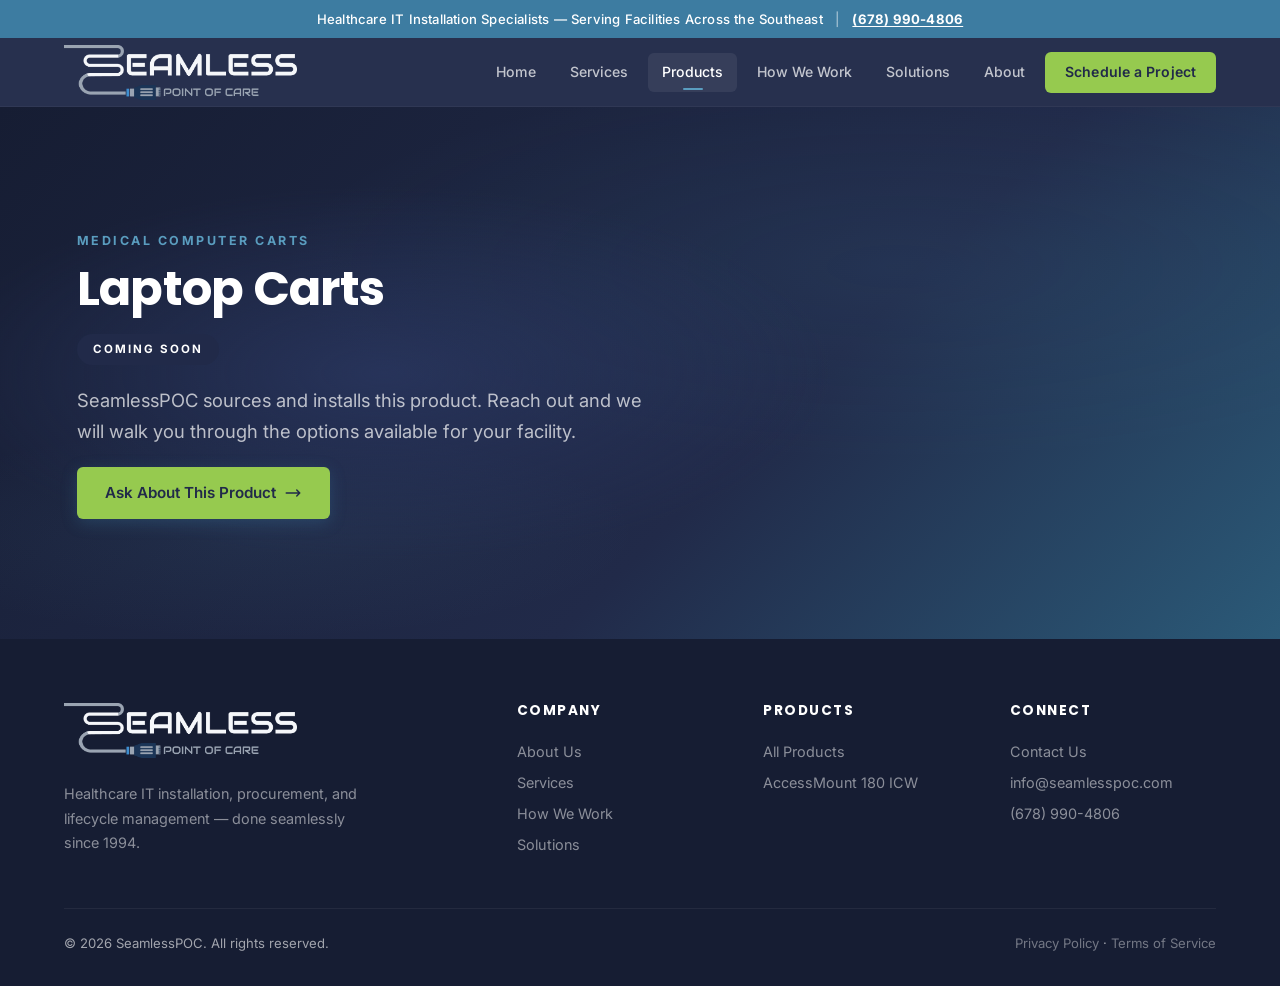
<file: newdeploy/equipment/laptop-carts.html>
<!DOCTYPE html>
<html lang="en">
<head>
  <meta charset="UTF-8">
  <meta name="viewport" content="width=device-width, initial-scale=1.0">
  <title>Laptop Carts — SeamlessPOC</title>
  <meta name="description" content="Laptop Carts — sourced and installed by SeamlessPOC for healthcare IT environments.">
  <link rel="preconnect" href="https://fonts.googleapis.com">
  <link rel="preconnect" href="https://fonts.gstatic.com" crossorigin>
  <link href="https://fonts.googleapis.com/css2?family=Inter:wght@400;500;600;700&family=Poppins:wght@600;700;800&display=swap" rel="stylesheet">
  <link rel="stylesheet" href="../styles.css">
</head>
<body>

  <!-- Announcement Bar -->
  <div class="announcement-bar">
    Healthcare IT Installation Specialists — Serving Facilities Across the Southeast
    <span class="announcement-sep">|</span>
    <span class="announcement-mobile-break"></span>
    <a href="tel:+16789904806">(678) 990-4806</a>
  </div>

  <!-- Navigation -->
  <nav class="nav">
    <div class="container nav-inner">
      <a href="../index.html" class="nav-logo"><img src="../spoclogo.png" alt="SeamlessPOC" height="55"></a>
      <div class="nav-links">
        <a href="../index.html">Home</a>
        <a href="../services.html">Services</a>
        <a href="../equipment.html" class="active">Products</a>
        <a href="../how-we-work.html">How We Work</a>
        <a href="../solutions.html">Solutions</a>
        <a href="../about.html">About</a>
        <a href="../contact.html" class="nav-cta">Schedule a Project</a>
      </div>
      <button class="nav-toggle" aria-label="Toggle menu">
        <span></span><span></span><span></span>
      </button>
    </div>
    <div class="mobile-menu">
      <a href="../index.html">Home</a>
      <a href="../services.html">Services</a>
      <a href="../equipment.html">Products</a>
      <a href="../how-we-work.html">How We Work</a>
      <a href="../solutions.html">Solutions</a>
      <a href="../about.html">About</a>
      <a href="../contact.html" class="nav-cta-mobile">Schedule a Project</a>
    </div>
  </nav>

  <!-- Hero -->
  <section class="hero hero-page">
    <div class="hero-grid"></div>
    <div class="container hero-content">
      <div class="section-tag" style="color: var(--accent-light);">Medical Computer Carts</div>
      <h1>Laptop Carts</h1>
      <div style="display: inline-block; margin-bottom: 20px;"><span class="coming-soon-badge">Coming Soon</span></div>
      <p>SeamlessPOC sources and installs this product. Reach out and we will walk you through the options available for your facility.</p>
      <a href="../contact.html" class="btn btn-primary">
        Ask About This Product
        <svg xmlns="http://www.w3.org/2000/svg" fill="none" viewBox="0 0 24 24" stroke="currentColor" stroke-width="2"><path stroke-linecap="round" stroke-linejoin="round" d="M17 8l4 4m0 0l-4 4m4-4H3"/></svg>
      </a>
    </div>
  </section>

  <!-- Footer -->
  <footer class="footer">
    <div class="container">
      <div class="footer-grid">
        <div class="footer-brand">
          <a href="../index.html" class="nav-logo"><img src="../spoclogo.png" alt="SeamlessPOC" height="55"></a>
          <p>Healthcare IT installation, procurement, and lifecycle management — done seamlessly since 1994.</p>
        </div>
        <div>
          <h4>Company</h4>
          <div class="footer-links">
            <a href="../about.html">About Us</a>
            <a href="../services.html">Services</a>
            <a href="../how-we-work.html">How We Work</a>
            <a href="../solutions.html">Solutions</a>
          </div>
        </div>
        <div>
          <h4>Products</h4>
          <div class="footer-links">
            <a href="../equipment.html">All Products</a>
            <a href="accessmount-180.html">AccessMount 180 ICW</a>
          </div>
        </div>
        <div>
          <h4>Connect</h4>
          <div class="footer-links">
            <a href="../contact.html">Contact Us</a>
            <a href="mailto:info@seamlesspoc.com">info@seamlesspoc.com</a>
            <a href="tel:+16789904806">(678) 990-4806</a>
          </div>
        </div>
      </div>
      <div class="footer-bottom">
        <span>&copy; 2026 SeamlessPOC. All rights reserved.</span>
        <span><a href="#">Privacy Policy</a> &middot; <a href="#">Terms of Service</a></span>
      </div>
    </div>
  </footer>

  <script src="../script.js"></script>
</body>
</html>
</file>
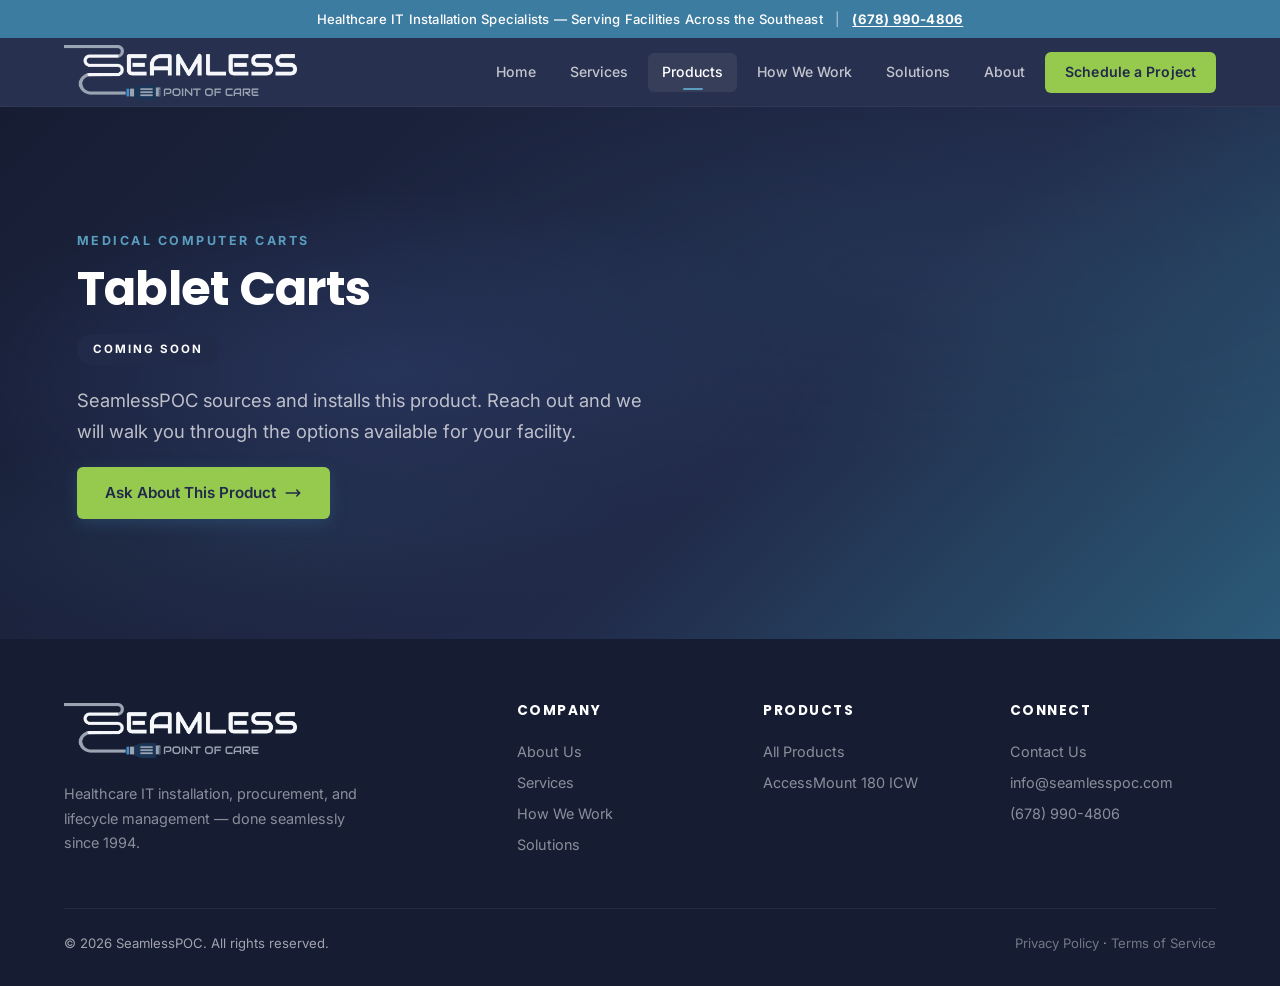
<file: newdeploy/equipment/tablet-carts.html>
<!DOCTYPE html>
<html lang="en">
<head>
  <meta charset="UTF-8">
  <meta name="viewport" content="width=device-width, initial-scale=1.0">
  <title>Tablet Carts — SeamlessPOC</title>
  <meta name="description" content="Tablet Carts — sourced and installed by SeamlessPOC for healthcare IT environments.">
  <link rel="preconnect" href="https://fonts.googleapis.com">
  <link rel="preconnect" href="https://fonts.gstatic.com" crossorigin>
  <link href="https://fonts.googleapis.com/css2?family=Inter:wght@400;500;600;700&family=Poppins:wght@600;700;800&display=swap" rel="stylesheet">
  <link rel="stylesheet" href="../styles.css">
</head>
<body>

  <!-- Announcement Bar -->
  <div class="announcement-bar">
    Healthcare IT Installation Specialists — Serving Facilities Across the Southeast
    <span class="announcement-sep">|</span>
    <span class="announcement-mobile-break"></span>
    <a href="tel:+16789904806">(678) 990-4806</a>
  </div>

  <!-- Navigation -->
  <nav class="nav">
    <div class="container nav-inner">
      <a href="../index.html" class="nav-logo"><img src="../spoclogo.png" alt="SeamlessPOC" height="55"></a>
      <div class="nav-links">
        <a href="../index.html">Home</a>
        <a href="../services.html">Services</a>
        <a href="../equipment.html" class="active">Products</a>
        <a href="../how-we-work.html">How We Work</a>
        <a href="../solutions.html">Solutions</a>
        <a href="../about.html">About</a>
        <a href="../contact.html" class="nav-cta">Schedule a Project</a>
      </div>
      <button class="nav-toggle" aria-label="Toggle menu">
        <span></span><span></span><span></span>
      </button>
    </div>
    <div class="mobile-menu">
      <a href="../index.html">Home</a>
      <a href="../services.html">Services</a>
      <a href="../equipment.html">Products</a>
      <a href="../how-we-work.html">How We Work</a>
      <a href="../solutions.html">Solutions</a>
      <a href="../about.html">About</a>
      <a href="../contact.html" class="nav-cta-mobile">Schedule a Project</a>
    </div>
  </nav>

  <!-- Hero -->
  <section class="hero hero-page">
    <div class="hero-grid"></div>
    <div class="container hero-content">
      <div class="section-tag" style="color: var(--accent-light);">Medical Computer Carts</div>
      <h1>Tablet Carts</h1>
      <div style="display: inline-block; margin-bottom: 20px;"><span class="coming-soon-badge">Coming Soon</span></div>
      <p>SeamlessPOC sources and installs this product. Reach out and we will walk you through the options available for your facility.</p>
      <a href="../contact.html" class="btn btn-primary">
        Ask About This Product
        <svg xmlns="http://www.w3.org/2000/svg" fill="none" viewBox="0 0 24 24" stroke="currentColor" stroke-width="2"><path stroke-linecap="round" stroke-linejoin="round" d="M17 8l4 4m0 0l-4 4m4-4H3"/></svg>
      </a>
    </div>
  </section>

  <!-- Footer -->
  <footer class="footer">
    <div class="container">
      <div class="footer-grid">
        <div class="footer-brand">
          <a href="../index.html" class="nav-logo"><img src="../spoclogo.png" alt="SeamlessPOC" height="55"></a>
          <p>Healthcare IT installation, procurement, and lifecycle management — done seamlessly since 1994.</p>
        </div>
        <div>
          <h4>Company</h4>
          <div class="footer-links">
            <a href="../about.html">About Us</a>
            <a href="../services.html">Services</a>
            <a href="../how-we-work.html">How We Work</a>
            <a href="../solutions.html">Solutions</a>
          </div>
        </div>
        <div>
          <h4>Products</h4>
          <div class="footer-links">
            <a href="../equipment.html">All Products</a>
            <a href="accessmount-180.html">AccessMount 180 ICW</a>
          </div>
        </div>
        <div>
          <h4>Connect</h4>
          <div class="footer-links">
            <a href="../contact.html">Contact Us</a>
            <a href="mailto:info@seamlesspoc.com">info@seamlesspoc.com</a>
            <a href="tel:+16789904806">(678) 990-4806</a>
          </div>
        </div>
      </div>
      <div class="footer-bottom">
        <span>&copy; 2026 SeamlessPOC. All rights reserved.</span>
        <span><a href="#">Privacy Policy</a> &middot; <a href="#">Terms of Service</a></span>
      </div>
    </div>
  </footer>

  <script src="../script.js"></script>
</body>
</html>
</file>
<file: newdeploy/styles.css>
/* ===== RESET & BASE ===== */
*, *::before, *::after {
  margin: 0;
  padding: 0;
  box-sizing: border-box;
}

:root {
  --navy: #212a49;
  --navy-light: #2e3d6b;
  --navy-dark: #161d33;
  --accent: #3d7ca1;
  --accent-light: #5a9dbf;
  --accent-dark: #2b5a78;
  --white: #FFFFFF;
  --off-white: #f4f7fa;
  --gray-100: #e8ecf1;
  --gray-200: #c1c5cb;
  --gray-400: #8B95A5;
  --gray-600: #5A6577;
  --gray-800: #2D3748;
  --shadow-sm: 0 1px 3px rgba(33, 42, 73, 0.08);
  --shadow-md: 0 4px 16px rgba(33, 42, 73, 0.10);
  --shadow-lg: 0 8px 32px rgba(33, 42, 73, 0.14);
  --shadow-xl: 0 16px 48px rgba(33, 42, 73, 0.18);
  --radius-sm: 6px;
  --radius-md: 12px;
  --radius-lg: 20px;
  --transition: 0.3s cubic-bezier(0.4, 0, 0.2, 1);
  --announcement-height: 40px;
}

html {
  scroll-behavior: smooth;
  font-size: 16px;
}

body {
  font-family: 'Inter', -apple-system, BlinkMacSystemFont, sans-serif;
  color: var(--gray-800);
  background: var(--white);
  line-height: 1.6;
  -webkit-font-smoothing: antialiased;
  overflow-x: hidden;
}

a {
  text-decoration: none;
  color: inherit;
}

ul { list-style: none; }

img { max-width: 100%; display: block; }

h1, h2, h3, h4, h5 {
  font-family: 'Poppins', sans-serif;
  font-weight: 700;
  line-height: 1.2;
  color: var(--navy);
}

h1 { font-size: clamp(2.2rem, 5vw, 3.5rem); }
h2 { font-size: clamp(1.8rem, 4vw, 2.8rem); }
h3 { font-size: clamp(1.2rem, 2.5vw, 1.5rem); }
h4 { font-size: 1.1rem; }

p { color: var(--gray-600); }

.container {
  width: 100%;
  max-width: 1200px;
  margin: 0 auto;
  padding: 0 24px;
}

section {
  padding: 80px 0;
}

@media (min-width: 768px) {
  section { padding: 100px 0; }
}

@media (min-width: 1024px) {
  section { padding: 120px 0; }
}

/* ===== ANNOUNCEMENT BAR ===== */
.announcement-bar {
  background: var(--accent);
  color: var(--white);
  text-align: center;
  padding: 10px 24px;
  font-size: 0.82rem;
  font-weight: 500;
  letter-spacing: 0.2px;
  line-height: 1.4;
  position: relative;
  z-index: 1001;
}

.announcement-bar a {
  color: var(--white);
  font-weight: 700;
  text-decoration: underline;
  text-decoration-thickness: 1px;
  text-underline-offset: 2px;
}

.announcement-bar a:hover {
  text-decoration-thickness: 2px;
}

.announcement-bar .announcement-sep {
  display: none;
  margin: 0 8px;
  opacity: 0.5;
}

@media (min-width: 640px) {
  .announcement-bar .announcement-sep {
    display: inline;
  }
}

.announcement-bar .announcement-mobile-break {
  display: block;
}

@media (min-width: 640px) {
  .announcement-bar .announcement-mobile-break {
    display: none;
  }
}

/* ===== NAVIGATION ===== */
.nav {
  position: sticky;
  top: 0;
  left: 0;
  right: 0;
  z-index: 1000;
  background: rgba(33, 42, 73, 0.97);
  backdrop-filter: blur(16px);
  -webkit-backdrop-filter: blur(16px);
  border-bottom: 1px solid rgba(255, 255, 255, 0.04);
  transition: box-shadow var(--transition);
}

.nav.scrolled {
  box-shadow: 0 4px 24px rgba(0, 0, 0, 0.35);
}

.nav-inner {
  display: flex;
  align-items: center;
  justify-content: space-between;
  height: 68px;
}

.nav-logo {
  font-family: 'Poppins', sans-serif;
  font-size: 1.35rem;
  font-weight: 700;
  color: var(--white);
  letter-spacing: -0.5px;
}

.nav-logo span {
  color: var(--accent-light);
}

.nav-links {
  display: none;
  gap: 6px;
}

@media (min-width: 960px) {
  .nav-links {
    display: flex;
    align-items: center;
  }
}

.nav-links a {
  color: rgba(255, 255, 255, 0.72);
  font-size: 0.88rem;
  font-weight: 500;
  padding: 8px 14px;
  border-radius: var(--radius-sm);
  transition: var(--transition);
  position: relative;
}

.nav-links a:hover,
.nav-links a.active {
  color: var(--white);
  background: rgba(255, 255, 255, 0.07);
}

.nav-links a.active::after {
  content: '';
  position: absolute;
  bottom: 2px;
  left: 50%;
  transform: translateX(-50%);
  width: 20px;
  height: 2px;
  background: var(--accent-light);
  border-radius: 1px;
}

.nav-cta {
  color: #212a49 !important;
  background: #96ca4f !important;
  padding: 9px 20px !important;
  border-radius: var(--radius-sm) !important;
  font-weight: 600 !important;
  letter-spacing: 0.1px;
}

.nav-cta:hover {
  background: #96ca4f !important;
  color: #212a49 !important;
  transform: translateY(-1px);
}

.nav-cta::after { display: none !important; }

/* ===== NAV DROPDOWN ===== */
.nav-dropdown {
  position: relative;
}

.nav-dropdown > .nav-dropdown-trigger {
  display: inline-flex;
  align-items: center;
  gap: 4px;
  cursor: pointer;
}

.nav-dropdown > .nav-dropdown-trigger .dropdown-arrow {
  width: 12px;
  height: 12px;
  transition: var(--transition);
}

.nav-dropdown:hover > .nav-dropdown-trigger .dropdown-arrow {
  transform: rotate(180deg);
}

.nav-dropdown-menu {
  position: absolute;
  top: 100%;
  left: 50%;
  transform: translateX(-50%);
  min-width: 260px;
  background: var(--navy);
  border: 1px solid rgba(255, 255, 255, 0.08);
  border-radius: var(--radius-md);
  padding: 16px 0;
  box-shadow: var(--shadow-xl);
  opacity: 0;
  visibility: hidden;
  pointer-events: none;
  transition: opacity 0.2s ease, visibility 0.2s ease, transform 0.2s ease;
  transform: translateX(-50%) translateY(8px);
  z-index: 1000;
}

.nav-dropdown:hover > .nav-dropdown-menu {
  opacity: 1;
  visibility: visible;
  pointer-events: auto;
  transform: translateX(-50%) translateY(0);
}

.nav-dropdown-menu::before {
  content: '';
  position: absolute;
  top: -8px;
  left: 0;
  right: 0;
  height: 8px;
}

.dropdown-category {
  padding: 0 20px;
}

.dropdown-category + .dropdown-category {
  margin-top: 8px;
  padding-top: 8px;
  border-top: 1px solid rgba(255, 255, 255, 0.06);
}

.dropdown-category-label {
  font-size: 0.68rem;
  font-weight: 700;
  letter-spacing: 2px;
  text-transform: uppercase;
  color: var(--accent);
  padding: 4px 0 6px;
  display: block;
}

.dropdown-category a {
  display: block;
  color: rgba(255, 255, 255, 0.7);
  font-size: 0.86rem;
  font-weight: 500;
  padding: 7px 0;
  transition: var(--transition);
  background: none !important;
}

.dropdown-category a:hover {
  color: var(--white);
  padding-left: 6px;
}

.dropdown-category a::after { display: none !important; }

/* ===== MOBILE ACCORDION ===== */
.mobile-accordion {
  border-top: 1px solid rgba(255, 255, 255, 0.06);
  border-bottom: 1px solid rgba(255, 255, 255, 0.06);
}

.mobile-accordion-trigger {
  display: flex;
  align-items: center;
  justify-content: space-between;
  width: 100%;
  background: none;
  border: none;
  color: rgba(255, 255, 255, 0.8);
  font-size: 1.1rem;
  font-weight: 500;
  font-family: 'Inter', sans-serif;
  padding: 14px 16px;
  cursor: pointer;
  border-radius: var(--radius-sm);
  transition: var(--transition);
}

.mobile-accordion-trigger:hover {
  color: var(--white);
  background: rgba(255, 255, 255, 0.08);
}

.mobile-accordion-trigger .accordion-arrow {
  width: 16px;
  height: 16px;
  transition: var(--transition);
}

.mobile-accordion-trigger.open .accordion-arrow {
  transform: rotate(180deg);
}

.mobile-accordion-content {
  display: none;
  padding: 0 8px 12px;
}

.mobile-accordion-content.open {
  display: block;
  animation: slideDown 0.3s ease;
}

.mobile-accordion-content .mobile-cat-label {
  font-size: 0.7rem;
  font-weight: 700;
  letter-spacing: 2px;
  text-transform: uppercase;
  color: var(--accent);
  padding: 10px 16px 4px;
  display: block;
}

.mobile-accordion-content a {
  font-size: 0.95rem;
  padding: 10px 16px 10px 28px;
}

/* Mobile menu */
.nav-toggle {
  display: flex;
  flex-direction: column;
  gap: 5px;
  background: none;
  border: none;
  cursor: pointer;
  padding: 8px;
}

@media (min-width: 960px) {
  .nav-toggle { display: none; }
}

.nav-toggle span {
  display: block;
  width: 24px;
  height: 2px;
  background: var(--white);
  border-radius: 2px;
  transition: var(--transition);
}

.nav-toggle.open span:nth-child(1) {
  transform: rotate(45deg) translate(5px, 5px);
}
.nav-toggle.open span:nth-child(2) {
  opacity: 0;
}
.nav-toggle.open span:nth-child(3) {
  transform: rotate(-45deg) translate(5px, -5px);
}

.mobile-menu {
  display: none;
  position: fixed;
  top: 108px;
  left: 0;
  right: 0;
  bottom: 0;
  background: var(--navy);
  padding: 32px 24px;
  z-index: 999;
  overflow-y: auto;
}

.mobile-menu.open {
  display: flex;
  flex-direction: column;
  gap: 4px;
  animation: slideDown 0.3s ease;
}

@keyframes slideDown {
  from { opacity: 0; transform: translateY(-12px); }
  to { opacity: 1; transform: translateY(0); }
}

.mobile-menu a {
  color: rgba(255, 255, 255, 0.8);
  font-size: 1.1rem;
  font-weight: 500;
  padding: 14px 16px;
  border-radius: var(--radius-sm);
  transition: var(--transition);
}

.mobile-menu a:hover,
.mobile-menu a.active {
  color: var(--white);
  background: rgba(255, 255, 255, 0.08);
}

.mobile-menu .nav-cta-mobile {
  margin-top: 16px;
  text-align: center;
  background: #96ca4f;
  color: #212a49;
  padding: 14px 24px;
  border-radius: var(--radius-sm);
  font-weight: 600;
}

/* ===== HERO SECTIONS ===== */
.hero {
  position: relative;
  min-height: 85vh;
  display: flex;
  align-items: center;
  justify-content: flex-start;
  overflow: hidden;
}

.hero-home {
  min-height: 92vh;
  background:
    linear-gradient(
      to right,
      rgba(16, 22, 40, 0.98) 0%,
      rgba(16, 22, 40, 0.92) 36%,
      rgba(16, 22, 40, 0.70) 44%,
      rgba(16, 22, 40, 0.40) 50%,
      rgba(16, 22, 40, 0.18) 55%,
      rgba(16, 22, 40, 0.06) 58%,
      rgba(16, 22, 40, 0.00) 60%,
      rgba(16, 22, 40, 0.0) 100%
    ),
    url('newhero.png');
  background-size: cover;
  background-position: 62% 20%;
}

.hero-home::before {
  background:
    linear-gradient(
      to right,
      rgba(16, 22, 40, 0.20) 0%,
      rgba(16, 22, 40, 0.16) 34%,
      rgba(16, 22, 40, 0.10) 44%,
      rgba(16, 22, 40, 0.05) 50%,
      rgba(16, 22, 40, 0.02) 55%,
      rgba(16, 22, 40, 0.00) 60%,
      rgba(16, 22, 40, 0.0) 100%
    ),
    radial-gradient(ellipse 56% 58% at 24% 50%, rgba(46, 61, 107, 0.42) 0%, transparent 56%),
    radial-gradient(ellipse 60% 42% at 18% 82%, rgba(90, 157, 191, 0.06) 0%, transparent 52%);
}

.hero-page {
  min-height: 48vh;
  background: linear-gradient(135deg, var(--navy-dark) 0%, var(--navy) 60%, var(--accent-dark) 100%);
}

.hero::before {
  content: '';
  position: absolute;
  top: 0;
  left: 0;
  right: 0;
  bottom: 0;
  background:
    radial-gradient(ellipse 50% 50% at 30% 50%, rgba(46, 61, 107, 0.6) 0%, transparent 70%),
    radial-gradient(ellipse 80% 60% at 70% 30%, rgba(61, 124, 161, 0.12) 0%, transparent 60%),
    radial-gradient(ellipse 60% 40% at 20% 80%, rgba(90, 157, 191, 0.08) 0%, transparent 50%);
  pointer-events: none;
}

.hero-grid {
  position: absolute;
  top: 0;
  left: 0;
  right: 0;
  bottom: 0;
  background-image:
    linear-gradient(rgba(255, 255, 255, 0.04) 1px, transparent 1px),
    linear-gradient(90deg, rgba(255, 255, 255, 0.04) 1px, transparent 1px);
  background-size: 60px 60px;
  pointer-events: none;
  display: none;
}

.hero-content {
  position: relative;
  z-index: 2;
  text-align: left;
  margin: 0;
  padding-left: clamp(34px, 6vw, 84px);
  max-width: 680px;
}

.hero-content h1 {
  color: var(--white);
  margin-bottom: 18px;
  max-width: 680px;
  font-size: clamp(1.8rem, 4vw, 3.2rem);
  line-height: 1.1;
  letter-spacing: -0.015em;
}

.hero-headline-accent {
  display: block;
  margin-top: 12px;
  font-size: clamp(1.5rem, 3.4vw, 2.75rem);
  line-height: 1.2;
  letter-spacing: -0.01em;
}

.hero-content p {
  color: rgba(255, 255, 255, 0.7);
  font-size: clamp(1rem, 2vw, 1.15rem);
  max-width: 600px;
  margin-bottom: 20px;
  line-height: 1.7;
}

@media (min-width: 1200px) {
  .hero-home {
    background:
      linear-gradient(
        to right,
        rgba(16, 22, 40, 0.98) 0%,
        rgba(16, 22, 40, 0.92) 36%,
        rgba(16, 22, 40, 0.70) 44%,
        rgba(16, 22, 40, 0.40) 50%,
        rgba(16, 22, 40, 0.18) 55%,
        rgba(16, 22, 40, 0.06) 58%,
        rgba(16, 22, 40, 0.00) 60%,
        rgba(16, 22, 40, 0.0) 100%
      ),
      url('newhero.png');
    background-size: cover;
    background-position: 66% 20%;
  }
}

.hero-page .hero-content h1 {
  font-size: clamp(2rem, 4vw, 3rem);
}

.hero-page .hero-content p {
  max-width: 620px;
}

/* Hero SVG linework draw-in */
.hero-linework line,
.hero-linework rect,
.hero-linework circle {
  stroke-dasharray: 600;
  stroke-dashoffset: 600;
}

@keyframes heroLineDraw {
  from { stroke-dashoffset: 600; }
  to { stroke-dashoffset: 0; }
}

/* Room floorplan (far left) — draws first */
.hero-linework g:nth-child(3) line {
  animation: heroLineDraw 1.8s ease-out 0.2s forwards;
}

/* Cable routing (bottom left) — draws second */
.hero-linework g:nth-child(2) line,
.hero-linework g:nth-child(2) circle {
  animation: heroLineDraw 1.8s ease-out 0.6s forwards;
}

/* Mount arm (right side) — draws third */
.hero-linework g:nth-child(1) line,
.hero-linework g:nth-child(1) rect,
.hero-linework g:nth-child(1) circle {
  animation: heroLineDraw 1.8s ease-out 1.0s forwards;
}

/* ===== BUTTONS ===== */
.btn {
  display: inline-flex;
  align-items: center;
  gap: 8px;
  font-family: 'Inter', sans-serif;
  font-size: 0.95rem;
  font-weight: 600;
  padding: 14px 28px;
  border-radius: var(--radius-sm);
  border: none;
  cursor: pointer;
  transition: var(--transition);
  white-space: nowrap;
}

.btn-primary {
  background: #96ca4f;
  color: #212a49;
  box-shadow: 0 4px 16px rgba(61, 124, 161, 0.3);
}

.btn-primary:hover {
  background: #96ca4f;
  color: #212a49;
  transform: translateY(-2px);
  box-shadow: 0 6px 24px rgba(61, 124, 161, 0.4);
}

.btn-secondary {
  background: rgba(255, 255, 255, 0.1);
  color: var(--white);
  border: 1px solid rgba(255, 255, 255, 0.2);
}

.btn-secondary:hover {
  background: rgba(255, 255, 255, 0.18);
  border-color: rgba(255, 255, 255, 0.35);
  transform: translateY(-2px);
}

.btn-outline {
  background: transparent;
  color: var(--accent);
  border: 2px solid var(--accent);
}

.btn-outline:hover {
  background: var(--accent);
  color: var(--white);
  transform: translateY(-2px);
}

.btn-group {
  display: flex;
  flex-wrap: wrap;
  gap: 12px;
  justify-content: flex-start;
}

.btn svg {
  width: 18px;
  height: 18px;
}

/* ===== STATS ===== */
.stats {
  background: var(--navy);
  border-top: 1px solid rgba(255, 255, 255, 0.06);
}

.stats-grid {
  display: grid;
  grid-template-columns: 1fr 1fr;
  gap: 24px;
  text-align: center;
  padding: 48px 0;
}

@media (min-width: 768px) {
  .stats-grid { grid-template-columns: repeat(4, 1fr); }
}

.stat-item {
  padding: 16px 8px;
}

.stat-number {
  font-family: 'Poppins', sans-serif;
  font-size: clamp(2rem, 3.5vw, 2.8rem);
  font-weight: 800;
  color: var(--accent-light);
  line-height: 1;
  margin-bottom: 8px;
}

.stat-label {
  color: rgba(255, 255, 255, 0.6);
  font-size: 0.88rem;
  font-weight: 500;
}

/* ===== SECTION HEADERS ===== */
.section-header {
  text-align: center;
  margin-bottom: 56px;
  max-width: 680px;
  margin-left: auto;
  margin-right: auto;
}

.section-tag {
  display: inline-block;
  font-size: 0.78rem;
  font-weight: 700;
  letter-spacing: 2.5px;
  text-transform: uppercase;
  color: var(--accent);
  margin-bottom: 12px;
}

.section-header h2 {
  margin-bottom: 16px;
}

.section-header p {
  font-size: 1.05rem;
  line-height: 1.7;
}

/* ===== CARDS ===== */
.card-grid {
  display: grid;
  grid-template-columns: 1fr;
  gap: 24px;
}

@media (min-width: 640px) {
  .card-grid { grid-template-columns: repeat(2, 1fr); }
}

@media (min-width: 1024px) {
  .card-grid-3 { grid-template-columns: repeat(3, 1fr); }
  .card-grid-4 { grid-template-columns: repeat(4, 1fr); }
}

.card {
  background: var(--white);
  border: 1px solid var(--gray-100);
  border-radius: var(--radius-md);
  padding: 32px;
  transition: var(--transition);
  position: relative;
  overflow: hidden;
}

.card:hover {
  border-color: transparent;
  box-shadow: var(--shadow-lg);
  transform: translateY(-4px);
}

.card::before {
  content: '';
  position: absolute;
  top: 0;
  left: 0;
  right: 0;
  height: 3px;
  background: linear-gradient(90deg, var(--accent), var(--accent-light));
  opacity: 0;
  transition: var(--transition);
}

.card:hover::before {
  opacity: 1;
}

.card-icon {
  width: 52px;
  height: 52px;
  background: linear-gradient(135deg, rgba(61, 124, 161, 0.1), rgba(90, 157, 191, 0.06));
  border-radius: var(--radius-sm);
  display: flex;
  align-items: center;
  justify-content: center;
  margin-bottom: 20px;
  color: var(--accent);
}

.card-icon svg {
  width: 26px;
  height: 26px;
}

.card h3 {
  margin-bottom: 12px;
}

.card p {
  font-size: 0.95rem;
  line-height: 1.7;
}

.card .learn-more {
  display: inline-flex;
  align-items: center;
  gap: 6px;
  margin-top: 16px;
  font-size: 0.88rem;
  font-weight: 600;
  color: var(--accent);
  transition: var(--transition);
}

.card .learn-more:hover {
  gap: 10px;
  color: var(--accent-dark);
}

.card .learn-more svg {
  width: 16px;
  height: 16px;
}

/* ===== THREE STEP PROCESS (homepage) ===== */
.three-step-grid {
  display: grid;
  grid-template-columns: 1fr;
  gap: 32px;
}

@media (min-width: 768px) {
  .three-step-grid {
    grid-template-columns: repeat(3, 1fr);
    gap: 40px;
  }
}

.three-step-item {
  text-align: center;
  position: relative;
}

.three-step-num {
  width: 64px;
  height: 64px;
  background: linear-gradient(135deg, var(--accent), var(--accent-dark));
  border-radius: 50%;
  display: flex;
  align-items: center;
  justify-content: center;
  margin: 0 auto 20px;
  font-family: 'Poppins', sans-serif;
  font-weight: 800;
  font-size: 1.4rem;
  color: var(--white);
  box-shadow: 0 4px 20px rgba(61, 124, 161, 0.3);
}

.three-step-item h3 {
  margin-bottom: 10px;
  font-size: 1.3rem;
}

.three-step-item p {
  font-size: 0.95rem;
  line-height: 1.7;
  max-width: 340px;
  margin: 0 auto;
}

.three-step-connector {
  display: none;
}

@media (min-width: 768px) {
  .three-step-connector {
    display: block;
    position: absolute;
    top: 32px;
    left: calc(50% + 48px);
    width: calc(100% - 96px);
    height: 2px;
    background: linear-gradient(90deg, var(--accent), var(--gray-200));
  }
  .three-step-item:last-child .three-step-connector {
    display: none;
  }
}

/* ===== TRIGGER CARDS ===== */
.trigger-grid {
  display: grid;
  grid-template-columns: 1fr;
  gap: 20px;
}

@media (min-width: 640px) {
  .trigger-grid { grid-template-columns: repeat(2, 1fr); }
}

@media (min-width: 1024px) {
  .trigger-grid { grid-template-columns: repeat(3, 1fr); }
}

.trigger-card {
  background: var(--white);
  border: 1px solid var(--gray-100);
  border-radius: var(--radius-md);
  padding: 28px;
  transition: var(--transition);
  display: flex;
  align-items: flex-start;
  gap: 16px;
}

.trigger-card:hover {
  border-color: var(--accent);
  box-shadow: var(--shadow-md);
  transform: translateY(-3px);
}

.trigger-icon {
  width: 44px;
  height: 44px;
  background: linear-gradient(135deg, var(--navy), var(--accent-dark));
  border-radius: var(--radius-sm);
  display: flex;
  align-items: center;
  justify-content: center;
  flex-shrink: 0;
  color: var(--white);
}

.trigger-icon svg {
  width: 22px;
  height: 22px;
}

.trigger-card h4 {
  font-family: 'Poppins', sans-serif;
  font-weight: 700;
  color: var(--navy);
  margin-bottom: 4px;
  font-size: 1rem;
}

.trigger-card p {
  font-size: 0.88rem;
  line-height: 1.6;
}

/* ===== TESTIMONIALS ===== */
.testimonials {
  background: var(--off-white);
}

.testimonial-grid {
  display: grid;
  grid-template-columns: 1fr;
  gap: 28px;
}

@media (min-width: 768px) {
  .testimonial-grid { grid-template-columns: repeat(3, 1fr); }
}

.testimonial-card {
  background: var(--white);
  border-radius: var(--radius-md);
  padding: 36px;
  box-shadow: var(--shadow-sm);
  transition: var(--transition);
  display: flex;
  flex-direction: column;
  border: 1px solid var(--gray-100);
}

.testimonial-card:hover {
  box-shadow: var(--shadow-lg);
  transform: translateY(-4px);
  border-color: transparent;
}

.testimonial-stars {
  color: #F4B942;
  font-size: 1.1rem;
  margin-bottom: 20px;
  letter-spacing: 3px;
}

.testimonial-quote {
  font-size: 1rem;
  line-height: 1.85;
  color: var(--gray-600);
  flex: 1;
  margin-bottom: 24px;
  font-style: italic;
}

.testimonial-author {
  border-top: 1px solid var(--gray-100);
  padding-top: 20px;
}

.testimonial-name {
  font-family: 'Poppins', sans-serif;
  font-weight: 700;
  color: var(--navy);
  font-size: 1rem;
}

.testimonial-title {
  font-size: 0.85rem;
  color: var(--accent);
  margin-top: 3px;
  font-weight: 600;
}

.testimonial-org {
  font-size: 0.82rem;
  color: var(--gray-400);
  margin-top: 2px;
}

/* ===== CLIENT LOGOS ===== */
.clients {
  background: var(--white);
  border-top: 1px solid var(--gray-100);
  border-bottom: 1px solid var(--gray-100);
  padding: 56px 0;
}

.clients-label {
  text-align: center;
  font-size: 0.78rem;
  font-weight: 700;
  letter-spacing: 2.5px;
  text-transform: uppercase;
  color: var(--gray-400);
  margin-bottom: 32px;
}

.clients-strip {
  display: flex;
  flex-wrap: wrap;
  justify-content: center;
  align-items: center;
  gap: 24px 40px;
}

.client-logo {
  font-family: 'Poppins', sans-serif;
  font-weight: 700;
  font-size: 0.78rem;
  color: var(--gray-400);
  letter-spacing: 1px;
  text-transform: uppercase;
  white-space: nowrap;
  transition: var(--transition);
  opacity: 0.55;
  padding: 8px 0;
}

.client-logo:hover {
  opacity: 1;
  color: var(--navy);
}

/* ===== PROCESS / TIMELINE ===== */
.process-steps {
  display: flex;
  flex-direction: column;
  gap: 0;
  position: relative;
  max-width: 800px;
  margin: 0 auto;
}

.process-step {
  display: flex;
  gap: 28px;
  padding: 36px 0;
  position: relative;
}

.step-line {
  display: flex;
  flex-direction: column;
  align-items: center;
  flex-shrink: 0;
  width: 60px;
}

.step-number {
  width: 60px;
  height: 60px;
  background: linear-gradient(135deg, var(--accent), var(--accent-dark));
  border-radius: 50%;
  display: flex;
  align-items: center;
  justify-content: center;
  font-family: 'Poppins', sans-serif;
  font-weight: 800;
  font-size: 1.3rem;
  color: var(--white);
  flex-shrink: 0;
  position: relative;
  z-index: 2;
  box-shadow: 0 4px 20px rgba(61, 124, 161, 0.3);
}

.step-connector {
  width: 3px;
  flex: 1;
  background: linear-gradient(180deg, var(--accent), var(--gray-200));
  margin-top: 8px;
  border-radius: 2px;
}

.process-step:last-child .step-connector {
  display: none;
}

.step-content {
  padding-top: 14px;
  flex: 1;
}

.step-content h3 {
  margin-bottom: 10px;
  font-size: 1.35rem;
}

.step-content p {
  line-height: 1.75;
  font-size: 1rem;
}

/* ===== WHY THIS WORKS / WHY CLIENTS STAY ===== */
.reasons-grid {
  display: grid;
  grid-template-columns: 1fr;
  gap: 16px;
}

@media (min-width: 640px) {
  .reasons-grid { grid-template-columns: repeat(2, 1fr); }
}

.reason-item {
  display: flex;
  align-items: flex-start;
  gap: 14px;
  padding: 20px 24px;
  background: var(--white);
  border: 1px solid var(--gray-100);
  border-radius: var(--radius-md);
  transition: var(--transition);
}

.reason-item:hover {
  border-color: var(--accent);
  box-shadow: var(--shadow-sm);
  transform: translateY(-2px);
}

.reason-check {
  width: 32px;
  height: 32px;
  background: linear-gradient(135deg, var(--accent), var(--accent-dark));
  border-radius: 50%;
  display: flex;
  align-items: center;
  justify-content: center;
  flex-shrink: 0;
  margin-top: 2px;
  color: var(--white);
}

.reason-check svg {
  width: 16px;
  height: 16px;
}

.reason-item p {
  font-size: 0.95rem;
  line-height: 1.6;
  font-weight: 500;
  color: var(--gray-800);
}

/* ===== VALUES ===== */
.values-grid {
  display: grid;
  grid-template-columns: 1fr;
  gap: 20px;
}

@media (min-width: 640px) {
  .values-grid { grid-template-columns: repeat(2, 1fr); }
}

@media (min-width: 900px) {
  .values-grid { grid-template-columns: repeat(3, 1fr); }
}

.value-card {
  background: var(--white);
  border: 1px solid var(--gray-100);
  border-radius: var(--radius-md);
  padding: 32px;
  transition: var(--transition);
  text-align: center;
}

.value-card:hover {
  border-color: var(--accent);
  box-shadow: var(--shadow-md);
  transform: translateY(-3px);
}

.value-icon-wrap {
  width: 56px;
  height: 56px;
  background: linear-gradient(135deg, rgba(61, 124, 161, 0.12), rgba(90, 157, 191, 0.06));
  border-radius: 50%;
  display: flex;
  align-items: center;
  justify-content: center;
  margin: 0 auto 18px;
  color: var(--accent);
}

.value-icon-wrap svg {
  width: 26px;
  height: 26px;
}

.value-card h4 {
  margin-bottom: 10px;
  font-family: 'Poppins', sans-serif;
  font-weight: 700;
  color: var(--navy);
  font-size: 1.1rem;
}

.value-card p {
  font-size: 0.92rem;
  line-height: 1.65;
}

/* ===== TIMELINE (About) ===== */
.timeline {
  position: relative;
  max-width: 700px;
  margin: 0 auto;
  padding-left: 40px;
}

.timeline::before {
  content: '';
  position: absolute;
  left: 15px;
  top: 0;
  bottom: 0;
  width: 3px;
  background: linear-gradient(180deg, var(--accent), var(--accent-light), var(--gray-200));
  border-radius: 2px;
}

.timeline-item {
  position: relative;
  padding: 0 0 40px 28px;
}

.timeline-item:last-child {
  padding-bottom: 0;
}

.timeline-dot {
  position: absolute;
  left: -31px;
  top: 4px;
  width: 16px;
  height: 16px;
  background: var(--accent);
  border: 3px solid var(--white);
  border-radius: 50%;
  box-shadow: 0 0 0 3px rgba(61, 124, 161, 0.2);
}

.timeline-year {
  font-family: 'Poppins', sans-serif;
  font-weight: 800;
  font-size: 0.85rem;
  color: var(--accent);
  letter-spacing: 1px;
  text-transform: uppercase;
  margin-bottom: 6px;
}

.timeline-item p {
  font-size: 1rem;
  line-height: 1.7;
}

/* ===== DIFFERENTIATORS / POINTS ===== */
.diff-list {
  display: grid;
  gap: 16px;
  max-width: 800px;
  margin: 0 auto;
}

.diff-item {
  display: flex;
  align-items: flex-start;
  gap: 16px;
  padding: 20px 24px;
  background: var(--white);
  border: 1px solid var(--gray-100);
  border-radius: var(--radius-md);
  transition: var(--transition);
}

.diff-item:hover {
  border-color: var(--accent);
  box-shadow: var(--shadow-sm);
}

.diff-check {
  width: 28px;
  height: 28px;
  background: linear-gradient(135deg, rgba(61, 124, 161, 0.12), rgba(90, 157, 191, 0.08));
  border-radius: 50%;
  display: flex;
  align-items: center;
  justify-content: center;
  flex-shrink: 0;
  margin-top: 2px;
  color: var(--accent);
}

.diff-check svg {
  width: 14px;
  height: 14px;
}

.diff-item p {
  font-size: 0.95rem;
  line-height: 1.6;
}

.diff-item strong {
  color: var(--navy);
}

/* ===== WHAT WE DON'T DO ===== */
.dont-grid {
  display: grid;
  grid-template-columns: 1fr;
  gap: 16px;
  max-width: 800px;
  margin: 0 auto;
}

@media (min-width: 640px) {
  .dont-grid { grid-template-columns: repeat(3, 1fr); }
}

.dont-card {
  background: var(--off-white);
  border: 1px solid var(--gray-100);
  border-radius: var(--radius-md);
  padding: 24px;
  text-align: center;
}

.dont-card .dont-x {
  width: 40px;
  height: 40px;
  background: rgba(220, 53, 69, 0.08);
  border-radius: 50%;
  display: flex;
  align-items: center;
  justify-content: center;
  margin: 0 auto 14px;
  color: #DC3545;
  font-size: 1.2rem;
  font-weight: 800;
}

.dont-card p {
  font-size: 0.9rem;
  line-height: 1.6;
  color: var(--gray-600);
}

/* ===== CALLOUT BANNER ===== */
.callout-banner {
  background: linear-gradient(135deg, var(--navy), var(--accent-dark));
  border-radius: var(--radius-lg);
  padding: 40px 36px;
  color: var(--white);
  text-align: center;
  max-width: 900px;
  margin: 0 auto;
}

.callout-banner p {
  color: rgba(255, 255, 255, 0.85);
  font-size: 1rem;
  line-height: 1.7;
}

.callout-banner .callout-icon {
  font-size: 2rem;
  margin-bottom: 12px;
  display: block;
  opacity: 0.6;
}

/* ===== QUOTE BLOCK ===== */
.quote-block {
  background: var(--off-white);
  border-left: 4px solid var(--accent);
  border-radius: 0 var(--radius-md) var(--radius-md) 0;
  padding: 32px 36px;
  max-width: 900px;
  margin: 0 auto;
}

.quote-block blockquote {
  font-size: 1.1rem;
  line-height: 1.8;
  color: var(--gray-800);
  font-style: italic;
  margin-bottom: 16px;
}

.quote-block cite {
  font-style: normal;
  font-size: 0.9rem;
  font-weight: 600;
  color: var(--accent);
}

/* ===== SOLUTION CARDS ===== */
.solution-grid {
  display: grid;
  grid-template-columns: 1fr;
  gap: 24px;
}

@media (min-width: 640px) {
  .solution-grid { grid-template-columns: repeat(2, 1fr); }
}

@media (min-width: 1024px) {
  .solution-grid { grid-template-columns: repeat(3, 1fr); }
}

.solution-card {
  background: var(--white);
  border: 1px solid var(--gray-100);
  border-radius: var(--radius-md);
  overflow: hidden;
  transition: var(--transition);
}

.solution-card:hover {
  border-color: transparent;
  box-shadow: var(--shadow-lg);
  transform: translateY(-5px);
}

.solution-card-img {
  height: 160px;
  position: relative;
  overflow: hidden;
}

.solution-card-img::before {
  content: '';
  position: absolute;
  inset: 0;
  opacity: 0.9;
}

.solution-card-img.gradient-1::before { background: linear-gradient(135deg, #212a49, #2b5a78); }
.solution-card-img.gradient-2::before { background: linear-gradient(135deg, #2e3d6b, #3d7ca1); }
.solution-card-img.gradient-3::before { background: linear-gradient(135deg, #2b5a78, #5a9dbf); }
.solution-card-img.gradient-4::before { background: linear-gradient(135deg, #161d33, #2e3d6b); }
.solution-card-img.gradient-5::before { background: linear-gradient(135deg, #3d7ca1, #212a49); }
.solution-card-img.gradient-6::before { background: linear-gradient(135deg, #2b5a78, #161d33); }
.solution-card-img.gradient-7::before { background: linear-gradient(135deg, #5a9dbf, #2b5a78); }
.solution-card-img.gradient-8::before { background: linear-gradient(135deg, #2e3d6b, #212a49); }
.solution-card-img.gradient-9::before { background: linear-gradient(135deg, #212a49, #5a9dbf); }
.solution-card-img.gradient-10::before { background: linear-gradient(135deg, #161d33, #3d7ca1); }

.solution-card-img::after {
  content: '';
  position: absolute;
  inset: 0;
  background:
    radial-gradient(circle at 30% 70%, rgba(255,255,255,0.06) 0%, transparent 50%),
    linear-gradient(rgba(255,255,255,0.03) 1px, transparent 1px),
    linear-gradient(90deg, rgba(255,255,255,0.03) 1px, transparent 1px);
  background-size: 100%, 30px 30px, 30px 30px;
}

.solution-card-img .solution-card-icon {
  position: absolute;
  bottom: 16px;
  right: 16px;
  width: 48px;
  height: 48px;
  background: rgba(255, 255, 255, 0.12);
  border-radius: var(--radius-sm);
  display: flex;
  align-items: center;
  justify-content: center;
  color: rgba(255, 255, 255, 0.7);
  z-index: 2;
}

.solution-card-img .solution-card-icon svg {
  width: 24px;
  height: 24px;
}

.solution-card-body {
  padding: 24px;
}

.solution-card-body h3 {
  font-size: 1.15rem;
  margin-bottom: 8px;
}

.solution-card-body p {
  font-size: 0.9rem;
  line-height: 1.65;
}

/* ===== CONTACT FORM ===== */
.contact-grid {
  display: grid;
  grid-template-columns: 1fr;
  gap: 48px;
}

@media (min-width: 768px) {
  .contact-grid { grid-template-columns: 1.1fr 0.9fr; }
}

.form-group {
  margin-bottom: 20px;
}

.form-group label {
  display: block;
  font-size: 0.88rem;
  font-weight: 600;
  color: var(--navy);
  margin-bottom: 6px;
}

.form-group input,
.form-group select,
.form-group textarea {
  width: 100%;
  padding: 12px 16px;
  border: 1px solid var(--gray-200);
  border-radius: var(--radius-sm);
  font-family: 'Inter', sans-serif;
  font-size: 0.95rem;
  color: var(--gray-800);
  background: var(--white);
  transition: var(--transition);
  outline: none;
}

.form-group input:focus,
.form-group select:focus,
.form-group textarea:focus {
  border-color: var(--accent);
  box-shadow: 0 0 0 3px rgba(61, 124, 161, 0.12);
}

.form-group textarea {
  resize: vertical;
  min-height: 120px;
}

.form-row {
  display: grid;
  grid-template-columns: 1fr;
  gap: 20px;
}

@media (min-width: 480px) {
  .form-row { grid-template-columns: 1fr 1fr; }
}

.contact-info-block {
  margin-bottom: 32px;
}

.contact-info-item {
  display: flex;
  align-items: center;
  gap: 14px;
  margin-bottom: 16px;
}

.contact-info-icon {
  width: 44px;
  height: 44px;
  background: linear-gradient(135deg, rgba(61, 124, 161, 0.1), rgba(90, 157, 191, 0.06));
  border-radius: var(--radius-sm);
  display: flex;
  align-items: center;
  justify-content: center;
  flex-shrink: 0;
  color: var(--accent);
}

.contact-info-icon svg {
  width: 22px;
  height: 22px;
}

.contact-info-item p {
  font-size: 0.95rem;
  font-weight: 600;
  color: var(--navy);
}

.contact-info-item a {
  color: var(--navy);
  transition: var(--transition);
}

.contact-info-item a:hover {
  color: var(--accent);
}

.trust-bullets {
  margin-top: 28px;
}

.trust-bullet {
  display: flex;
  align-items: center;
  gap: 12px;
  padding: 10px 0;
  font-size: 0.92rem;
  color: var(--gray-600);
  font-weight: 500;
}

.trust-bullet .bullet-check {
  width: 24px;
  height: 24px;
  background: linear-gradient(135deg, var(--accent), var(--accent-dark));
  border-radius: 50%;
  display: flex;
  align-items: center;
  justify-content: center;
  flex-shrink: 0;
  color: var(--white);
}

.trust-bullet .bullet-check svg {
  width: 12px;
  height: 12px;
}

/* ===== VALUES STRIP ===== */
.values-strip {
  background: var(--navy);
  padding: 32px 0;
}

.values-strip-inner {
  display: flex;
  flex-wrap: wrap;
  justify-content: center;
  align-items: center;
  gap: 12px 32px;
}

.values-strip-inner span {
  font-family: 'Poppins', sans-serif;
  font-weight: 700;
  font-size: 0.88rem;
  color: rgba(255, 255, 255, 0.65);
  letter-spacing: 0.5px;
}

.values-strip-inner .values-dot {
  width: 4px;
  height: 4px;
  background: var(--accent);
  border-radius: 50%;
}

/* ===== CTA BANNER ===== */
.cta-banner {
  background: linear-gradient(135deg, var(--navy-dark), var(--navy), var(--accent-dark));
  position: relative;
  overflow: hidden;
}

.cta-banner::before {
  content: '';
  position: absolute;
  top: 0;
  left: 0;
  right: 0;
  bottom: 0;
  background: radial-gradient(ellipse at 70% 50%, rgba(61, 124, 161, 0.15), transparent 60%);
  pointer-events: none;
}

.cta-inner {
  text-align: center;
  position: relative;
  z-index: 2;
  max-width: 640px;
  margin: 0 auto;
}

.cta-inner h2 {
  color: var(--white);
  margin-bottom: 16px;
}

.cta-inner p {
  color: rgba(255, 255, 255, 0.7);
  font-size: 1.05rem;
  margin-bottom: 32px;
  line-height: 1.7;
}

/* ===== FOOTER ===== */
.footer {
  background: var(--navy-dark);
  color: rgba(255, 255, 255, 0.6);
  padding: 64px 0 32px;
}

.footer-grid {
  display: grid;
  grid-template-columns: 1fr;
  gap: 40px;
  margin-bottom: 48px;
}

@media (min-width: 640px) {
  .footer-grid { grid-template-columns: repeat(2, 1fr); }
}

@media (min-width: 900px) {
  .footer-grid { grid-template-columns: 2fr 1fr 1fr 1fr; }
}

.footer-brand .nav-logo {
  margin-bottom: 16px;
  display: inline-block;
}

.footer-brand p {
  color: rgba(255, 255, 255, 0.5);
  font-size: 0.9rem;
  line-height: 1.7;
  max-width: 300px;
}

.footer h4 {
  color: var(--white);
  font-size: 0.85rem;
  font-weight: 700;
  text-transform: uppercase;
  letter-spacing: 1.5px;
  margin-bottom: 16px;
}

.footer-links a {
  display: block;
  color: rgba(255, 255, 255, 0.5);
  font-size: 0.9rem;
  padding: 4px 0;
  transition: var(--transition);
}

.footer-links a:hover {
  color: var(--accent-light);
}

.footer-bottom {
  border-top: 1px solid rgba(255, 255, 255, 0.06);
  padding-top: 24px;
  display: flex;
  flex-wrap: wrap;
  justify-content: space-between;
  gap: 12px;
  font-size: 0.82rem;
}

.footer-bottom a {
  color: rgba(255, 255, 255, 0.4);
  transition: var(--transition);
}

.footer-bottom a:hover {
  color: var(--accent-light);
}

/* ===== ABOUT STORY ===== */
.story-content {
  max-width: 800px;
  margin: 0 auto;
}

.story-content p {
  font-size: 1.05rem;
  line-height: 1.8;
  margin-bottom: 20px;
}

.story-content p:first-child::first-letter {
  font-size: 3.5rem;
  font-family: 'Poppins', sans-serif;
  font-weight: 800;
  color: var(--accent);
  float: left;
  line-height: 1;
  margin-right: 8px;
  margin-top: 4px;
}

/* ===== PULL QUOTE CARDS (Sound Familiar) ===== */
.pull-quote-grid {
  display: grid;
  grid-template-columns: 1fr;
  gap: 16px;
  max-width: 900px;
  margin: 0 auto;
}

@media (min-width: 640px) {
  .pull-quote-grid { grid-template-columns: repeat(2, 1fr); }
}

@media (min-width: 1024px) {
  .pull-quote-grid { grid-template-columns: repeat(3, 1fr); }
}

.pull-quote-card {
  background: var(--white);
  border: 1px solid var(--gray-100);
  border-radius: var(--radius-md);
  padding: 24px 28px;
  position: relative;
  transition: var(--transition);
}

.pull-quote-card:hover {
  border-color: var(--accent);
  box-shadow: var(--shadow-md);
  transform: translateY(-3px);
}

.pull-quote-card .pq-mark {
  font-family: 'Poppins', sans-serif;
  font-size: 2.4rem;
  font-weight: 800;
  line-height: 1;
  color: var(--accent);
  opacity: 0.25;
  position: absolute;
  top: 12px;
  left: 20px;
}

.pull-quote-card p {
  font-size: 0.95rem;
  line-height: 1.7;
  font-style: italic;
  color: var(--gray-800);
  padding-top: 16px;
}

.section-closing {
  text-align: center;
  margin-top: 40px;
  font-size: 1.1rem;
  font-weight: 600;
  color: var(--navy);
  font-family: 'Poppins', sans-serif;
}

/* ===== DAY ONE CHECKLIST ===== */
.dayone-grid {
  display: grid;
  grid-template-columns: 1fr;
  gap: 12px;
  max-width: 800px;
  margin: 0 auto;
}

@media (min-width: 640px) {
  .dayone-grid { grid-template-columns: repeat(2, 1fr); }
}

.dayone-item {
  display: flex;
  align-items: flex-start;
  gap: 14px;
  padding: 16px 20px;
  background: var(--white);
  border: 1px solid var(--gray-100);
  border-radius: var(--radius-md);
  transition: var(--transition);
}

.dayone-item:hover {
  border-color: var(--accent);
  box-shadow: var(--shadow-sm);
}

.dayone-icon {
  width: 28px;
  height: 28px;
  background: linear-gradient(135deg, var(--accent), var(--accent-dark));
  border-radius: 50%;
  display: flex;
  align-items: center;
  justify-content: center;
  flex-shrink: 0;
  margin-top: 1px;
  color: var(--white);
}

.dayone-icon svg {
  width: 14px;
  height: 14px;
}

.dayone-item p {
  font-size: 0.92rem;
  line-height: 1.55;
  font-weight: 500;
  color: var(--gray-800);
}

/* ===== CIRCLE OF SERVICES ===== */
.cos-section {
  background: var(--off-white);
  overflow: hidden;
}

.cos-wrapper {
  position: relative;
  width: 100%;
  max-width: 720px;
  margin: 0 auto;
  aspect-ratio: 1 / 1;
}

/* Hub */
.cos-hub {
  position: absolute;
  top: 50%;
  left: 50%;
  transform: translate(-50%, -50%);
  width: 22%;
  height: 22%;
  background: var(--navy);
  border-radius: 50%;
  display: flex;
  align-items: center;
  justify-content: center;
  z-index: 10;
  box-shadow: 0 0 0 0 rgba(61, 124, 161, 0.4);
  animation: cosPulse 3s ease-in-out infinite;
}

.cos-hub-text {
  font-family: 'Poppins', sans-serif;
  font-weight: 800;
  font-size: clamp(0.9rem, 2.2vw, 1.4rem);
  color: var(--white);
  text-align: center;
  line-height: 1.2;
  letter-spacing: -0.3px;
}

@keyframes cosPulse {
  0%, 100% { box-shadow: 0 0 0 0 rgba(61, 124, 161, 0.35); }
  50% { box-shadow: 0 0 0 16px rgba(61, 124, 161, 0); }
}

/* SVG lines */
.cos-lines {
  position: absolute;
  top: 0;
  left: 0;
  width: 100%;
  height: 100%;
  z-index: 1;
}

.cos-line {
  stroke: var(--accent);
  stroke-width: 1.5;
  fill: none;
  stroke-dasharray: 300;
  stroke-dashoffset: 300;
  opacity: 0.35;
}

.cos-wrapper.visible .cos-line {
  animation: cosDrawLine 0.8s ease forwards;
}

.cos-wrapper.visible .cos-line:nth-child(1) { animation-delay: 0.1s; }
.cos-wrapper.visible .cos-line:nth-child(2) { animation-delay: 0.22s; }
.cos-wrapper.visible .cos-line:nth-child(3) { animation-delay: 0.34s; }
.cos-wrapper.visible .cos-line:nth-child(4) { animation-delay: 0.46s; }
.cos-wrapper.visible .cos-line:nth-child(5) { animation-delay: 0.58s; }
.cos-wrapper.visible .cos-line:nth-child(6) { animation-delay: 0.7s; }
.cos-wrapper.visible .cos-line:nth-child(7) { animation-delay: 0.82s; }
.cos-wrapper.visible .cos-line:nth-child(8) { animation-delay: 0.94s; }
.cos-wrapper.visible .cos-line:nth-child(9) { animation-delay: 1.06s; }

@keyframes cosDrawLine {
  to { stroke-dashoffset: 0; }
}

/* Nodes */
.cos-node {
  position: absolute;
  width: 17%;
  height: 17%;
  transform: translate(-50%, -50%);
  z-index: 5;
}

.cos-node-circle {
  width: 100%;
  height: 100%;
  background: var(--white);
  border: 2.5px solid var(--accent);
  border-radius: 50%;
  display: flex;
  align-items: center;
  justify-content: center;
  padding: 8%;
  cursor: default;
  transition: transform 0.3s ease, box-shadow 0.3s ease, border-color 0.3s ease;
  position: relative;
}

.cos-node-circle:hover {
  transform: scale(1.12);
  border-color: var(--accent-light);
  box-shadow: 0 0 20px rgba(61, 124, 161, 0.35), 0 4px 16px rgba(33, 42, 73, 0.12);
}

.cos-node-label {
  font-family: 'Poppins', sans-serif;
  font-weight: 700;
  font-size: clamp(0.48rem, 1.2vw, 0.72rem);
  color: var(--navy);
  text-align: center;
  line-height: 1.2;
  letter-spacing: -0.2px;
  user-select: none;
}

/* Tooltip */
.cos-tooltip {
  position: absolute;
  top: calc(100% + 8px);
  left: 50%;
  transform: translateX(-50%) translateY(4px);
  background: var(--navy);
  color: var(--white);
  font-size: 0.72rem;
  font-weight: 500;
  line-height: 1.45;
  padding: 8px 14px;
  border-radius: var(--radius-sm);
  white-space: nowrap;
  opacity: 0;
  visibility: hidden;
  pointer-events: none;
  transition: opacity 0.25s ease, transform 0.25s ease, visibility 0.25s ease;
  z-index: 20;
  box-shadow: var(--shadow-md);
  max-width: 220px;
  white-space: normal;
  text-align: center;
}

.cos-tooltip::before {
  content: '';
  position: absolute;
  bottom: 100%;
  left: 50%;
  transform: translateX(-50%);
  border: 5px solid transparent;
  border-bottom-color: var(--navy);
}

.cos-node-circle:hover + .cos-tooltip {
  opacity: 1;
  visibility: visible;
  transform: translateX(-50%) translateY(0);
}

/* Node fade in on scroll */
.cos-node {
  opacity: 0;
  transition: opacity 0.5s ease;
}

.cos-wrapper.visible .cos-node {
  opacity: 1;
}

.cos-wrapper.visible .cos-node:nth-child(1) { transition-delay: 0.15s; }
.cos-wrapper.visible .cos-node:nth-child(2) { transition-delay: 0.27s; }
.cos-wrapper.visible .cos-node:nth-child(3) { transition-delay: 0.39s; }
.cos-wrapper.visible .cos-node:nth-child(4) { transition-delay: 0.51s; }
.cos-wrapper.visible .cos-node:nth-child(5) { transition-delay: 0.63s; }
.cos-wrapper.visible .cos-node:nth-child(6) { transition-delay: 0.75s; }
.cos-wrapper.visible .cos-node:nth-child(7) { transition-delay: 0.87s; }
.cos-wrapper.visible .cos-node:nth-child(8) { transition-delay: 0.99s; }
.cos-wrapper.visible .cos-node:nth-child(9) { transition-delay: 1.11s; }

/* Responsive: mobile list fallback */
@media (max-width: 599px) {
  .cos-wrapper {
    aspect-ratio: auto;
    max-width: 100%;
  }

  .cos-lines { display: none; }

  .cos-hub {
    position: relative;
    top: auto;
    left: auto;
    transform: none;
    width: 140px;
    height: 140px;
    margin: 0 auto 32px;
  }

  .cos-node {
    position: relative;
    top: auto !important;
    left: auto !important;
    transform: none;
    width: 100%;
    height: auto;
    display: flex;
    align-items: center;
    gap: 14px;
    margin-bottom: 8px;
    opacity: 1;
  }

  .cos-node-circle {
    width: 52px;
    height: 52px;
    min-width: 52px;
    border-radius: 50%;
    padding: 6px;
  }

  .cos-node-circle:hover {
    transform: scale(1.05);
  }

  .cos-node-label {
    font-size: 0.7rem;
  }

  .cos-tooltip {
    position: static;
    transform: none;
    opacity: 1;
    visibility: visible;
    background: none;
    color: var(--gray-600);
    font-size: 0.85rem;
    padding: 0;
    box-shadow: none;
    white-space: normal;
    text-align: left;
    max-width: none;
  }

  .cos-tooltip::before { display: none; }

  .cos-node-circle:hover + .cos-tooltip {
    transform: none;
  }
}

/* ===== ANIMATIONS ===== */
.reveal {
  opacity: 0;
  transform: translateY(28px);
  transition: opacity 0.7s ease, transform 0.7s ease;
}

.reveal.visible {
  opacity: 1;
  transform: translateY(0);
}

.reveal-delay-1 { transition-delay: 0.1s; }
.reveal-delay-2 { transition-delay: 0.2s; }
.reveal-delay-3 { transition-delay: 0.3s; }
.reveal-delay-4 { transition-delay: 0.4s; }

/* ===== UTILITY ===== */
.bg-off-white { background: var(--off-white); }
.text-center { text-align: center; }
.mt-16 { margin-top: 16px; }
.mt-32 { margin-top: 32px; }
.mt-48 { margin-top: 48px; }
.mb-0 { margin-bottom: 0; }

/* ===== EQUIPMENT / PRODUCT PAGES ===== */
.product-hero-grid {
  display: grid;
  grid-template-columns: 1fr;
  gap: 40px;
  align-items: start;
}

@media (min-width: 768px) {
  .product-hero-grid { grid-template-columns: 1fr 1fr; }
}

.product-hero-img {
  border-radius: var(--radius-md);
  overflow: hidden;
  border: 1px solid var(--gray-100);
}

.product-hero-img img {
  width: 100%;
  height: auto;
  display: block;
}

.product-info h1 {
  color: var(--navy);
  font-size: clamp(1.8rem, 3.5vw, 2.4rem);
  margin-bottom: 4px;
}

.product-manufacturer {
  font-size: 0.88rem;
  font-weight: 600;
  color: var(--accent);
  margin-bottom: 8px;
}

.product-tagline {
  font-size: 1.05rem;
  font-weight: 600;
  color: var(--gray-800);
  margin-bottom: 16px;
}

.product-description {
  font-size: 1rem;
  line-height: 1.8;
  color: var(--gray-600);
  margin-bottom: 24px;
}

.specs-grid {
  display: grid;
  grid-template-columns: repeat(2, 1fr);
  gap: 12px;
  margin-bottom: 32px;
}

@media (min-width: 480px) {
  .specs-grid { grid-template-columns: repeat(3, 1fr); }
}

.spec-item {
  background: var(--off-white);
  border: 1px solid var(--gray-100);
  border-radius: var(--radius-sm);
  padding: 14px 16px;
  text-align: center;
}

.spec-value {
  font-family: 'Poppins', sans-serif;
  font-weight: 700;
  font-size: 1.1rem;
  color: var(--navy);
  margin-bottom: 4px;
}

.spec-label {
  font-size: 0.78rem;
  color: var(--gray-400);
  font-weight: 500;
}

.badge-group {
  display: flex;
  flex-wrap: wrap;
  gap: 8px;
  margin-bottom: 24px;
}

.badge {
  display: inline-block;
  background: linear-gradient(135deg, rgba(61, 124, 161, 0.1), rgba(90, 157, 191, 0.06));
  color: var(--accent-dark);
  font-size: 0.82rem;
  font-weight: 600;
  padding: 6px 14px;
  border-radius: 20px;
  border: 1px solid rgba(61, 124, 161, 0.15);
}

.feature-list {
  list-style: none;
  display: grid;
  gap: 8px;
}

.feature-list li {
  display: flex;
  align-items: center;
  gap: 10px;
  font-size: 0.95rem;
  color: var(--gray-600);
}

.feature-list li .feat-check {
  color: var(--accent);
  font-weight: 700;
  flex-shrink: 0;
}

.photo-gallery {
  display: grid;
  grid-template-columns: repeat(auto-fill, minmax(280px, 1fr));
  gap: 20px;
}

.photo-gallery img {
  width: 100%;
  height: auto;
  border-radius: var(--radius-md);
  border: 1px solid var(--gray-100);
  transition: var(--transition);
}

.photo-gallery img:hover {
  box-shadow: var(--shadow-lg);
  transform: translateY(-3px);
}

.coming-soon-placeholder {
  background: var(--off-white);
  border: 2px dashed var(--gray-200);
  border-radius: var(--radius-md);
  padding: 48px 32px;
  text-align: center;
  display: flex;
  flex-direction: column;
  align-items: center;
  gap: 16px;
}

.coming-soon-badge {
  display: inline-block;
  background: var(--navy);
  color: var(--white);
  font-size: 0.72rem;
  font-weight: 700;
  letter-spacing: 2px;
  text-transform: uppercase;
  padding: 6px 16px;
  border-radius: 20px;
}

.equipment-card {
  background: var(--white);
  border: 1px solid var(--gray-100);
  border-radius: var(--radius-md);
  overflow: hidden;
  transition: var(--transition);
  display: flex;
  flex-direction: column;
}

.equipment-card:hover {
  border-color: transparent;
  box-shadow: var(--shadow-lg);
  transform: translateY(-4px);
}

.equipment-card-img {
  height: 200px;
  overflow: hidden;
  background: var(--off-white);
}

.equipment-card-img img {
  width: 100%;
  height: 100%;
  object-fit: cover;
}

.equipment-card-body {
  padding: 24px;
  flex: 1;
  display: flex;
  flex-direction: column;
}

.equipment-card-body h3 {
  font-size: 1.15rem;
  margin-bottom: 8px;
}

.equipment-card-body p {
  font-size: 0.9rem;
  line-height: 1.65;
  margin-bottom: 16px;
  flex: 1;
}

.equipment-card-body .spec-pills {
  display: flex;
  flex-wrap: wrap;
  gap: 6px;
  margin-bottom: 16px;
}

.equipment-card-body .spec-pill {
  font-size: 0.75rem;
  font-weight: 600;
  color: var(--accent-dark);
  background: rgba(61, 124, 161, 0.08);
  padding: 4px 10px;
  border-radius: 12px;
}

.equipment-grid {
  display: grid;
  grid-template-columns: 1fr;
  gap: 24px;
}

@media (min-width: 640px) {
  .equipment-grid { grid-template-columns: repeat(2, 1fr); }
}

@media (min-width: 1024px) {
  .equipment-grid-3 { grid-template-columns: repeat(3, 1fr); }
}
</file>
